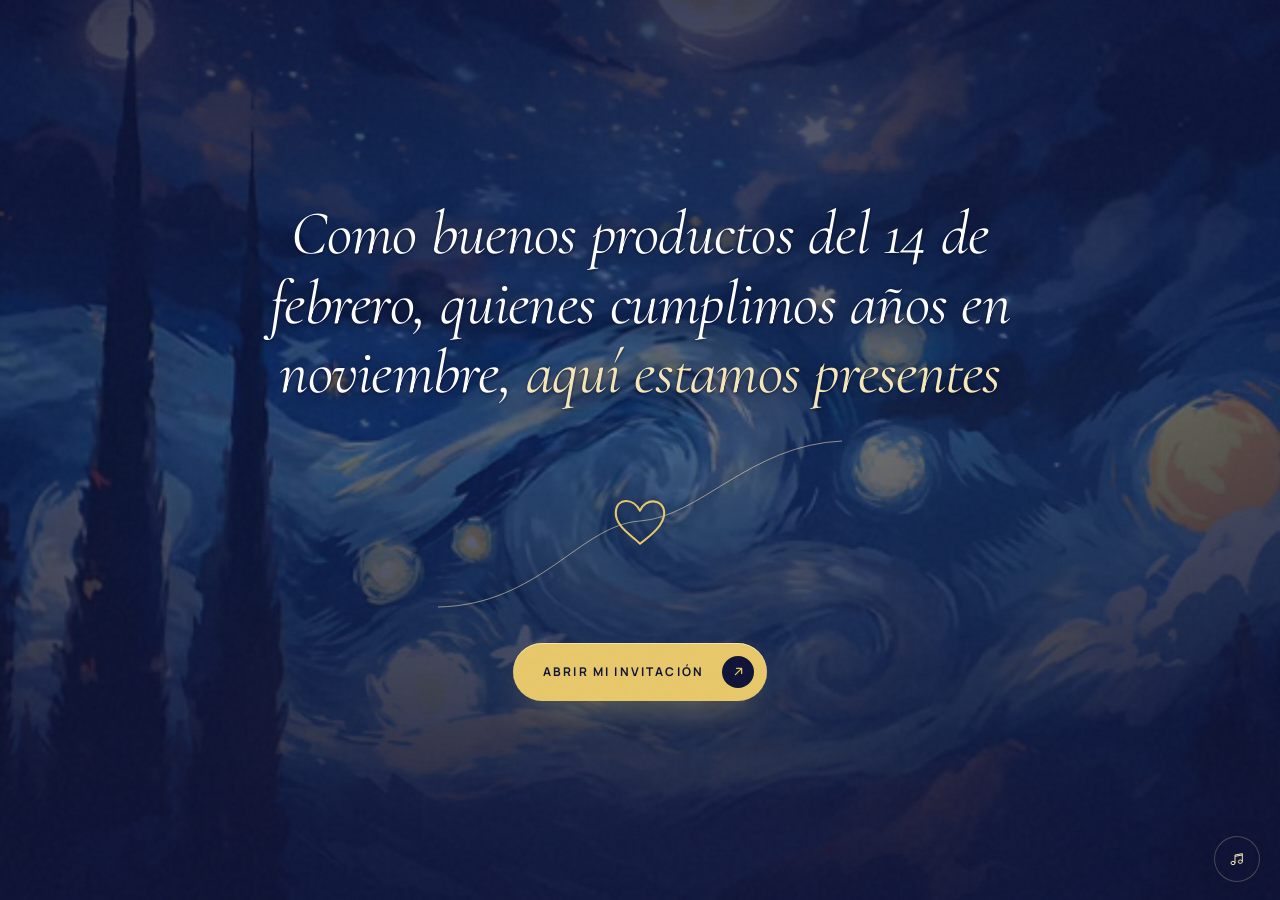
<file: index.html>
<!doctype html>
<html lang="es">
<head>
  <meta charset="utf-8">
  <meta name="viewport" content="width=device-width, initial-scale=1">
  <meta name="theme-color" content="#1B2155">
  <meta name="description" content="La alegría de coincidir. Una invitación para celebrar con mis personas favoritas.">
  <title>La alegría de coincidir · Invitación de cumpleaños</title>
  <!-- Vista previa para WhatsApp y redes: imagen pública con URL absoluta. -->
  <meta property="og:type" content="website">
  <meta property="og:locale" content="es_MX">
  <meta property="og:url" content="https://noche-estrellada.rotfstudio.com/">
  <meta property="og:title" content="La alegría de coincidir · Invitación de cumpleaños">
  <meta property="og:description" content="La alegría de coincidir. Una invitación para celebrar con mis personas favoritas.">
  <meta property="og:image" content="https://noche-estrellada.rotfstudio.com/assets/compartir.jpg?v=20261016b">
  <meta property="og:image:secure_url" content="https://noche-estrellada.rotfstudio.com/assets/compartir.jpg?v=20261016b">
  <meta property="og:image:type" content="image/jpeg">
  <meta property="og:image:width" content="1200">
  <meta property="og:image:height" content="630">
  <meta property="og:image:alt" content="Cielo pintado de noche con la invitación La alegría de coincidir de Victoria, 07 de noviembre a las 16:00 h">
  <meta name="twitter:card" content="summary_large_image">
  <link rel="icon" href="data:image/svg+xml,%3Csvg xmlns='http://www.w3.org/2000/svg' viewBox='0 0 64 64'%3E%3Crect width='64' height='64' rx='14' fill='%230F1336'/%3E%3Cpath d='M32 50C25 43 9 34 10 21C11 8 26 8 32 20C37 8 53 9 54 21C55 33 40 44 32 50Z' fill='none' stroke='%23E8C86A' stroke-width='4.5' stroke-linejoin='round'/%3E%3C/svg%3E">
  <link rel="stylesheet" href="styles.css?v=20261016-direct">
  <script src="config.js?v=20261016-album10b" defer></script>
  <script src="script.js?v=20261016-i18n" defer></script>
  <link rel="alternate" hreflang="en" href="https://noche-estrellada.rotfstudio.com/en/">
</head>
<body>
  <!-- Fondo de toda la invitación: cielo pintado y luces doradas que suben -->
  <div class="backdrop" aria-hidden="true">
    <!-- Cielo pintado: el remolino gira, un brillo recorre las pinceladas doradas y las estrellas titilan -->
    <div class="sky-art" id="sky-art">
      <span class="sky-glint"></span>
      <span class="sky-swirl"></span>
      <span class="sky-dots"><i style="--x:90.44%;--y:4.72%;--d:-0s"></i><i style="--x:93.94%;--y:15.73%;--d:-1.3s"></i><i style="--x:7.55%;--y:19.50%;--d:-0.6s"></i><i style="--x:22.10%;--y:11.36%;--d:-2.1s"></i><i style="--x:85.87%;--y:25.90%;--d:-1.7s"></i><i style="--x:2.66%;--y:29.19%;--d:-2.8s"></i><i style="--x:83.21%;--y:70.69%;--d:-0.4s"></i><i style="--x:6.38%;--y:77.45%;--d:-1.1s"></i><i style="--x:13.82%;--y:83.55%;--d:-2.4s"></i><i style="--x:71.09%;--y:77.51%;--d:-3.1s"></i><i style="--x:45.16%;--y:87.32%;--d:-1.9s"></i><i style="--x:23.17%;--y:96.71%;--d:-0.9s"></i><i style="--x:96.28%;--y:53.47%;--d:-2.6s"></i><i style="--x:31.46%;--y:57.89%;--d:-3.4s"></i></span>
    </div>
    <div class="motes">
      <i style="--x:6%;--t:17s;--d:-2s"></i><i style="--x:18%;--t:22s;--d:-9s"></i><i style="--x:31%;--t:19s;--d:-5s"></i>
      <i style="--x:47%;--t:24s;--d:-14s"></i><i style="--x:58%;--t:18s;--d:-7s"></i><i style="--x:72%;--t:21s;--d:-1s"></i>
      <i style="--x:84%;--t:16s;--d:-11s"></i><i style="--x:93%;--t:23s;--d:-4s"></i>
    </div>
  </div>

  <section class="entry" id="entry" aria-labelledby="entry-lead">
    <video class="entry-video" id="entry-video" muted loop playsinline preload="auto" poster="assets/fondo-inicio.jpg" aria-hidden="true">
      <source src="assets/fondo-inicio.mp4" type="video/mp4">
      <source src="assets/fondo-inicio.webm" type="video/webm">
    </video>
    <div class="sky" aria-hidden="true"></div>
    <div class="entry-content">
      <!-- Al inicio solo se ve la frase; el botón aparece cuando termina de escribirse -->
      <p class="entry-lead" id="entry-lead"><span class="w" style="--i:0">Como</span> <span class="w" style="--i:1">buenos</span> <span class="w" style="--i:2">productos</span> <span class="w" style="--i:3">del</span> <span class="w" style="--i:4">14</span> <span class="w" style="--i:5">de</span> <span class="w" style="--i:6">febrero,</span> <span class="w" style="--i:7">quienes</span> <span class="w" style="--i:8">cumplimos</span> <span class="w" style="--i:9">años</span> <span class="w" style="--i:10">en</span> <span class="w" style="--i:11">noviembre,</span> <span class="w ew-hl" style="--i:12">aquí</span> <span class="w ew-hl" style="--i:13">estamos</span> <span class="w ew-hl" style="--i:14">presentes</span></p>
      <!-- Dos caminos que se encuentran y forman un corazón (empieza cuando termina de aparecer la frase) -->
      <svg class="meeting" viewBox="0 0 420 190" aria-hidden="true">
        <path class="route route-a" pathLength="1" d="M8 178C110 176 150 96 210 92"/>
        <path class="route route-b" pathLength="1" d="M412 12C320 16 270 88 210 92"/>
        <circle class="traveler" r="3.5"><animateMotion begin="1.4s" dur="1.7s" fill="freeze" calcMode="spline" keyTimes="0;1" keyPoints="0;1" keySplines=".5 0 .2 1" path="M8 178C110 176 150 96 210 92"/></circle>
        <circle class="traveler" r="3.5"><animateMotion begin="1.4s" dur="1.7s" fill="freeze" calcMode="spline" keyTimes="0;1" keyPoints="0;1" keySplines=".5 0 .2 1" path="M412 12C320 16 270 88 210 92"/></circle>
        <circle class="burst" cx="210" cy="92" r="30"/>
        <path class="heart meet-heart" pathLength="1" transform="translate(177 63) scale(1.1)" d="M30 47C23 40 7 31 8 18C9 5 24 5 30 17C35 5 51 6 52 18C53 30 38 41 30 47Z"/>
      </svg>
      <button class="button" id="open-invitation" type="button">Abrir mi invitación <span aria-hidden="true"><svg viewBox="0 0 24 24"><path d="M7 17 17 7M9 7h8v8"/></svg></span></button>
    </div>
  </section>

  <!-- Control de música: fuera de la invitación para poder pausar desde la entrada; aparece cuando la música suena -->
  <button class="music-control" id="music-control" type="button" aria-label="Reproducir música" hidden>
    <svg viewBox="0 0 24 24" aria-hidden="true" class="music-icon"><path d="M9 18V6l11-2v12M9 8l11-2"/><ellipse cx="6" cy="18" rx="3" ry="2.5"/><ellipse cx="17" cy="16" rx="3" ry="2.5"/></svg>
    <!-- Sonando: bocina con ondas; silenciada: bocina tachada. La canción nunca se detiene, solo se silencia. -->
    <svg viewBox="0 0 24 24" aria-hidden="true" class="sound-icon"><path class="sound-body" d="M4 9.5h3.2L12 5.5v13l-4.8-4H4z"/><path class="sound-wave sound-wave-1" d="M15.2 9.4a3.7 3.7 0 0 1 0 5.2"/><path class="sound-wave sound-wave-2" d="M17.8 6.8a7.4 7.4 0 0 1 0 10.4"/></svg>
    <svg viewBox="0 0 24 24" aria-hidden="true" class="mute-icon"><path class="sound-body" d="M4 9.5h3.2L12 5.5v13l-4.8-4H4z"/><path d="M16 9.5l5 5M21 9.5l-5 5"/></svg>
    <span id="music-label">Reproducir</span>
  </button>
  <span id="music-status" class="sr-only" role="status"></span>

  <main class="invitation" id="invitation" hidden inert>
    <section class="cover theme-night" aria-labelledby="cover-title">
      <div class="editorial">
        <div class="portrait-wrap" id="portrait-wrap">
          <!-- Fotografía como instantánea: se "revela" al abrir la invitación -->
          <figure class="portrait" id="portrait">
            <div class="photo">
              <img id="birthday-photo" alt="" hidden>
              <div class="photo-placeholder" id="photo-placeholder" role="img" aria-label="Espacio reservado para la fotografía de la festejada">
                <span class="placeholder-frame" aria-hidden="true"></span>
                <span class="placeholder-word">un instante<br><i>para celebrar</i></span>
                <span class="placeholder-note">Tu fotografía aquí</span>
              </div>
            </div>
            <span class="photo-caption" aria-hidden="true">La alegría de coincidir</span>
          </figure>
          <span class="tape tape-a" aria-hidden="true"></span>
          <span class="tape tape-b" aria-hidden="true"></span>
          <!-- Timbre postal con matasellos: dos lugares, una misma alegría -->
          <div class="postal" aria-hidden="true">
            <svg class="stamp" viewBox="-4 -4 108 128">
              <defs><mask id="perforation"><rect x="-4" y="-4" width="108" height="128" fill="#fff"/><g fill="#000"><circle cx="0" cy="0" r="3.3"/><circle cx="10" cy="0" r="3.3"/><circle cx="20" cy="0" r="3.3"/><circle cx="30" cy="0" r="3.3"/><circle cx="40" cy="0" r="3.3"/><circle cx="50" cy="0" r="3.3"/><circle cx="60" cy="0" r="3.3"/><circle cx="70" cy="0" r="3.3"/><circle cx="80" cy="0" r="3.3"/><circle cx="90" cy="0" r="3.3"/><circle cx="100" cy="0" r="3.3"/><circle cx="0" cy="120" r="3.3"/><circle cx="10" cy="120" r="3.3"/><circle cx="20" cy="120" r="3.3"/><circle cx="30" cy="120" r="3.3"/><circle cx="40" cy="120" r="3.3"/><circle cx="50" cy="120" r="3.3"/><circle cx="60" cy="120" r="3.3"/><circle cx="70" cy="120" r="3.3"/><circle cx="80" cy="120" r="3.3"/><circle cx="90" cy="120" r="3.3"/><circle cx="100" cy="120" r="3.3"/><circle cx="0" cy="10" r="3.3"/><circle cx="0" cy="20" r="3.3"/><circle cx="0" cy="30" r="3.3"/><circle cx="0" cy="40" r="3.3"/><circle cx="0" cy="50" r="3.3"/><circle cx="0" cy="60" r="3.3"/><circle cx="0" cy="70" r="3.3"/><circle cx="0" cy="80" r="3.3"/><circle cx="0" cy="90" r="3.3"/><circle cx="0" cy="100" r="3.3"/><circle cx="0" cy="110" r="3.3"/><circle cx="100" cy="10" r="3.3"/><circle cx="100" cy="20" r="3.3"/><circle cx="100" cy="30" r="3.3"/><circle cx="100" cy="40" r="3.3"/><circle cx="100" cy="50" r="3.3"/><circle cx="100" cy="60" r="3.3"/><circle cx="100" cy="70" r="3.3"/><circle cx="100" cy="80" r="3.3"/><circle cx="100" cy="90" r="3.3"/><circle cx="100" cy="100" r="3.3"/><circle cx="100" cy="110" r="3.3"/></g></mask></defs>
              <g mask="url(#perforation)">
                <rect width="100" height="120" class="stamp-paper"/>
                <rect x="9" y="9" width="82" height="102" rx="2" class="stamp-inner"/>
                <g class="stamp-globe">
                  <circle cx="50" cy="54" r="25"/>
                  <ellipse cx="50" cy="54" rx="11" ry="25"/>
                  <path d="M25 54h50M29 41h42M29 67h42"/>
                </g>
                <path class="stamp-heart" d="M50 72C46.5 68.5 38.5 64 39 57.5C39.5 51 47 51 50 57C52.5 51 60.5 51.5 61 57.5C61.5 63.5 54 69 50 72Z"/>
                <path class="stamp-spark" d="M27 95c.4 3.4 2 5 5.4 5.4-3.4.4-5 2-5.4 5.4-.4-3.4-2-5-5.4-5.4 3.4-.4 5-2 5.4-5.4ZM73 20c.3 2.4 1.4 3.5 3.8 3.8-2.4.3-3.5 1.4-3.8 3.8-.3-2.4-1.4-3.5-3.8-3.8 2.4-.3 3.5-1.4 3.8-3.8Z"/>
                <path class="stamp-lines" d="M40 99h36M46 104h24"/>
              </g>
            </svg>
            <svg class="postmark" viewBox="0 0 170 100">
              <defs><path id="postmark-arc" d="M13.5 50a36.5 36.5 0 1 1 73 0a36.5 36.5 0 1 1-73 0"/></defs>
              <circle cx="50" cy="50" r="44"/>
              <circle cx="50" cy="50" r="29"/>
              <text><textPath href="#postmark-arc" startOffset="25%" text-anchor="middle" dominant-baseline="middle">La alegría de coincidir</textPath></text>
              <path class="postmark-star" transform="translate(0 -9.6)" d="M50 51c.6 5.4 3.2 8 8.6 8.6-5.4.6-8 3.2-8.6 8.6-.6-5.4-3.2-8-8.6-8.6 5.4-.6 8-3.2 8.6-8.6Z"/>
              <path class="postmark-waves" d="M96 30c8-6 16 6 24 0s16 6 24 0 16 6 24 0M96 45c8-6 16 6 24 0s16 6 24 0 16 6 24 0M96 60c8-6 16 6 24 0s16 6 24 0 16 6 24 0M96 75c8-6 16 6 24 0s16 6 24 0 16 6 24 0"/>
            </svg>
          </div>
        </div>
        <div class="details">
          <svg class="heart cover-heart reveal" style="--d:3" viewBox="0 0 60 56" aria-hidden="true"><path pathLength="1" d="M30 47C23 40 7 31 8 18C9 5 24 5 30 17C35 5 51 6 52 18C53 30 38 41 30 47Z"/></svg>
          <!-- Presentación: «Victoria celebra su cumpleaños: la alegría de coincidir» -->
          <h1 class="cover-title" id="cover-title" tabindex="-1">
            <span class="cover-name" id="birthday-name">Victoria</span>
            <span class="celebrate reveal" style="--d:4">celebra su cumpleaños<span class="sr-only">:</span></span>
            <span class="cover-tagline reveal" style="--d:5">la alegría de coincidir</span>
          </h1>
          <div class="ticket reveal" style="--d:6">
            <div class="date-time" role="group" aria-label="Fecha y hora de la celebración">
              <div class="ticket-main">
                <div class="ticket-band" aria-hidden="true">
                <svg class="band-star" viewBox="0 0 24 24"><path d="M12 0C12.8 7.6 16.4 11.2 24 12C16.4 12.8 12.8 16.4 12 24C11.2 16.4 7.6 12.8 0 12C7.6 11.2 11.2 7.6 12 0Z"/></svg>
                <svg class="ticket-route" viewBox="0 0 220 26" preserveAspectRatio="xMidYMid meet" aria-hidden="true">
                  <path class="route-line" pathLength="1" d="M10 18C60 2 160 2 210 18"/>
                  <circle cx="10" cy="18" r="3.2"/><circle cx="210" cy="18" r="3.2"/>
                  <path class="route-heart" d="M110 13C107.4 10.6 102 7.6 102.4 3.6C102.8-.4 108 -.4 110 3.4C111.8-.4 117.2-.2 117.6 3.6C118 7.6 112.8 10.8 110 13Z"/>
                </svg>
                <svg class="band-star" viewBox="0 0 24 24"><path d="M12 0C12.8 7.6 16.4 11.2 24 12C16.4 12.8 12.8 16.4 12 24C11.2 16.4 7.6 12.8 0 12C7.6 11.2 11.2 7.6 12 0Z"/></svg>
                </div>
                <svg class="guilloche" viewBox="0 0 300 120" preserveAspectRatio="none" aria-hidden="true"><path d="M0 20 Q18 30 36 20 Q54 10 72 20 Q90 30 108 20 Q126 10 144 20 Q162 30 180 20 Q198 10 216 20 Q234 30 252 20 Q270 10 288 20 Q306 30 324 20"/><path d="M0 29 Q18 39 36 29 Q54 19 72 29 Q90 39 108 29 Q126 19 144 29 Q162 39 180 29 Q198 19 216 29 Q234 39 252 29 Q270 19 288 29 Q306 39 324 29"/><path d="M0 38 Q18 48 36 38 Q54 28 72 38 Q90 48 108 38 Q126 28 144 38 Q162 48 180 38 Q198 28 216 38 Q234 48 252 38 Q270 28 288 38 Q306 48 324 38"/><path d="M0 47 Q18 57 36 47 Q54 37 72 47 Q90 57 108 47 Q126 37 144 47 Q162 57 180 47 Q198 37 216 47 Q234 57 252 47 Q270 37 288 47 Q306 57 324 47"/><path d="M0 56 Q18 66 36 56 Q54 46 72 56 Q90 66 108 56 Q126 46 144 56 Q162 66 180 56 Q198 46 216 56 Q234 66 252 56 Q270 46 288 56 Q306 66 324 56"/><path d="M0 65 Q18 75 36 65 Q54 55 72 65 Q90 75 108 65 Q126 55 144 65 Q162 75 180 65 Q198 55 216 65 Q234 75 252 65 Q270 55 288 65 Q306 75 324 65"/><path d="M0 74 Q18 84 36 74 Q54 64 72 74 Q90 84 108 74 Q126 64 144 74 Q162 84 180 74 Q198 64 216 74 Q234 84 252 74 Q270 64 288 74 Q306 84 324 74"/><path d="M0 83 Q18 93 36 83 Q54 73 72 83 Q90 93 108 83 Q126 73 144 83 Q162 93 180 83 Q198 73 216 83 Q234 93 252 83 Q270 73 288 83 Q306 93 324 83"/><path d="M0 92 Q18 102 36 92 Q54 82 72 92 Q90 102 108 92 Q126 82 144 92 Q162 102 180 92 Q198 82 216 92 Q234 102 252 92 Q270 82 288 92 Q306 102 324 92"/><path d="M0 101 Q18 111 36 101 Q54 91 72 101 Q90 111 108 101 Q126 91 144 101 Q162 111 180 101 Q198 91 216 101 Q234 111 252 101 Q270 91 288 101 Q306 111 324 101"/></svg>
                <div class="ticket-cell ticket-date">
                  <span class="ticket-label"><svg class="dt-icon" viewBox="0 0 24 24" aria-hidden="true"><rect x="3.5" y="5" width="17" height="15" rx="2.5"/><path d="M3.5 10h17M8 3v4M16 3v4"/></svg>Fecha</span>
                  <p id="birthday-date">07 de noviembre</p>
                </div>
                <span class="foil" aria-hidden="true"><svg viewBox="0 0 60 56"><path d="M30 47C23 40 7 31 8 18C9 5 24 5 30 17C35 5 51 6 52 18C53 30 38 41 30 47Z"/></svg></span>
                <span class="microtext" aria-hidden="true">La alegría de coincidir · La alegría de coincidir · La alegría de coincidir · La alegría de coincidir · La alegría de coincidir ·</span>
              </div>
              <span class="date-dot" aria-hidden="true"></span>
              <div class="ticket-stub">
                <span class="admit" aria-hidden="true">Admite 1</span>
                <div class="ticket-cell ticket-time">
                  <span class="ticket-label"><svg class="dt-icon" viewBox="0 0 24 24" aria-hidden="true"><circle cx="12" cy="12" r="8.5"/><path d="M12 7.5V12l3 2"/></svg>Hora</span>
                  <p id="birthday-time">4:30 p. m.</p>
                </div>
                <svg class="stub-star" viewBox="0 0 24 24" aria-hidden="true"><path d="M12 0C12.8 7.6 16.4 11.2 24 12C16.4 12.8 12.8 16.4 12 24C11.2 16.4 7.6 12.8 0 12C7.6 11.2 11.2 7.6 12 0Z"/></svg>
                <svg class="barcode" viewBox="0 0 110 22" preserveAspectRatio="none" aria-hidden="true"><rect x="0" width="1" height="22"/><rect x="2" width="2" height="22"/><rect x="5" width="1" height="22"/><rect x="9" width="1" height="22"/><rect x="12" width="2" height="22"/><rect x="15" width="2" height="22"/><rect x="18" width="1" height="22"/><rect x="20" width="2" height="22"/><rect x="24" width="1" height="22"/><rect x="26" width="1" height="22"/><rect x="30" width="2" height="22"/><rect x="33" width="2" height="22"/><rect x="36" width="1" height="22"/><rect x="40" width="1" height="22"/><rect x="44" width="2" height="22"/><rect x="48" width="1" height="22"/><rect x="50" width="1" height="22"/><rect x="54" width="1" height="22"/><rect x="57" width="2" height="22"/><rect x="60" width="2" height="22"/><rect x="63" width="2" height="22"/><rect x="67" width="2" height="22"/><rect x="70" width="1" height="22"/><rect x="74" width="2" height="22"/><rect x="77" width="1" height="22"/><rect x="79" width="2" height="22"/><rect x="82" width="2" height="22"/><rect x="85" width="2" height="22"/><rect x="88" width="2" height="22"/><rect x="93" width="2" height="22"/><rect x="97" width="2" height="22"/><rect x="102" width="2" height="22"/><rect x="106" width="1" height="22"/><rect x="108" width="1" height="22"/></svg>
              </div>
            </div>
          </div>
          <div class="reveal" style="--d:7">
            <button class="button share-button" id="next-section" type="button">Compartamos este día <span aria-hidden="true"><svg viewBox="0 0 24 24"><path d="M12 5v14M6 13l6 6 6-6"/></svg></span></button>
            <p class="next-message" id="next-message" role="status"></p>
          </div>
          <!-- Cuenta regresiva a la celebración; la fecha exacta está en config.js (eventStart) -->
          <div class="countdown reveal" style="--d:8" id="countdown" role="timer" aria-labelledby="countdown-title" hidden>
            <p class="countdown-title" id="countdown-title">Faltan</p>
            <div class="countdown-units" aria-hidden="true">
              <div class="cd-unit"><span class="cd-num" data-unit="days"></span><span class="cd-label" id="cd-label-days">Días</span></div>
              <div class="cd-unit"><span class="cd-num" data-unit="hours"></span><span class="cd-label" id="cd-label-hours">Horas</span></div>
              <div class="cd-unit"><span class="cd-num" data-unit="minutes"></span><span class="cd-label" id="cd-label-minutes">Minutos</span></div>
              <div class="cd-unit"><span class="cd-num" data-unit="seconds"></span><span class="cd-label" id="cd-label-seconds">Segundos</span></div>
            </div>
            <p class="sr-only" id="countdown-text"></p>
          </div>
        </div>
      </div>
    </section>

    <!-- Frase principal en letras muy grandes y, debajo, «Mi lugar favorito es con ustedes» con la explicación. Textos en config.js (letter). -->
    <section class="letter sheet theme-white" id="carta" aria-labelledby="letter-quote" tabindex="-1" data-reveal>
      <div class="letter-inner">
        <h2 class="letter-quote" id="letter-quote">No tengo lugares favoritos, tengo <em class="cw letter-quote-highlight">personas</em> <em class="cw letter-quote-highlight">favoritas</em></h2>
        <div class="letter-divider fade-up" style="--i:2" aria-hidden="true">
          <span></span>
          <svg class="letter-icons" viewBox="0 0 64 28"><g class="li-globe"><circle cx="14" cy="14" r="11"/><ellipse cx="14" cy="14" rx="4.6" ry="11"/><path d="M3.5 10.5h21M3.5 17.5h21"/></g><path class="li-heart" d="M46 24.5C41.5 20.6 31.5 15 32 7.9C32.5 1.4 41 1 46 7.2C51 1 59.5 1.4 60 7.9C60.5 15 50.5 20.6 46 24.5Z"/></svg>
          <span></span>
        </div>
        <h3 class="letter-title fade-up" style="--i:3" id="letter-title">Mi lugar favorito es con ustedes</h3>
        <div class="letter-body fade-up" style="--i:4" id="letter-body">
          <p>Este cumpleaños quiero celebrarlo cerca de las personas que hacen mis días más bonitos.</p>
          <p>Compartir la mesa, reírnos, cantar y sumar un recuerdo juntos será mi manera favorita de celebrar.</p>
          <p>Por eso, me encantaría que estuvieras ahí.</p>
        </div>
      </div>
    </section>

    <!-- Cada versión de mí: un montón de polaroids; la de arriba pasa detrás al deslizar. -->
    <section class="evolution sheet theme-cafe" id="evolucion" aria-labelledby="evolution-title" data-reveal>
      <div class="evolution-sheet">
        <header class="evolution-head">
          <h2 class="evolution-title fade-up" style="--i:0" id="evolution-title">Cada <em class="cw evolution-highlight">versión</em> de mí</h2>
          <p class="evolution-intro fade-up" style="--i:1" id="evolution-intro">He cambiado, he aprendido y he descubierto nuevas formas de ser yo. Hoy celebro todo lo vivido y la persona en la que me estoy convirtiendo.</p>
        </header>
        <!-- Las polaroids se crean desde config.js y se muestran una sobre otra -->
        <ol class="evolution-track" id="evolution-track" aria-label="Montón de polaroids de las etapas; desliza a un lado para cambiar de foto"></ol>
        <div class="evolution-controls fade-up" style="--i:3" id="evolution-controls" hidden>
          <!-- Instrucción para deslizar (sin flechas ni contador a la vista) -->
          <p class="evolution-hint"><svg viewBox="0 0 28 32" aria-hidden="true"><path class="evolution-hint-arrows" d="M4.5 5.5h12.5M7.5 2.5l-3 3 3 3M14 2.5l3 3-3 3"/><g class="evolution-hint-hand"><g transform="translate(3.5 9) scale(.92)"><path d="M18 11V10a2 2 0 0 0-4 0v1M14 10V9a2 2 0 0 0-4 0v1M10 9.5V4a2 2 0 0 0-4 0v10M18 11a2 2 0 1 1 4 0v3a8 8 0 0 1-8 8h-2c-2.8 0-4.5-.86-6-2.34l-3.6-3.6a2 2 0 0 1 2.83-2.82L7 15"/></g></g></svg><span>Desliza las fotos para descubrir cada etapa</span></p>
          <!-- La etapa actual solo se anuncia a lectores de pantalla -->
          <span class="sr-only" id="evolution-count" role="status" aria-live="polite"></span>
        </div>
      </div>
    </section>

    <!-- Álbum de fotos: rollo de película que avanza solo. Fotos y pies en config.js (album). -->
    <section class="album sheet sheet-end theme-arena" id="album" aria-labelledby="album-title" data-reveal>
      <div class="album-inner">
        <!-- El título solo lo leen los lectores de pantalla; a la vista quedan las cintas -->
        <h2 class="album-title sr-only" id="album-title">Mis recuerdos favoritos tienen <em class="cw album-highlight">compañía</em></h2>
        <!-- Las fotografías se crean desde config.js en el orden de la lista -->
        <div class="album-gallery fade-up" style="--i:1" role="group" aria-label="Recuerdos con mis personas favoritas">
          <!-- Cinta de película: avanza sola hacia la izquierda; se puede deslizar y al tocar una foto se amplía -->
          <div class="film" id="album-film" tabindex="0" aria-label="Rollo de fotos de mis recuerdos. Usa las flechas para recorrerlo y Enter para ampliar la foto del centro."><ol class="film-track"></ol></div>
        </div>
        <p class="film-hint fade-up" style="--i:2" id="film-hint"><svg viewBox="0 0 28 32" aria-hidden="true"><path class="evolution-hint-arrows" d="M4.5 5.5h12.5M7.5 2.5l-3 3 3 3M14 2.5l3 3-3 3"/><g class="evolution-hint-hand"><g transform="translate(3.5 9) scale(.92)"><path d="M18 11V10a2 2 0 0 0-4 0v1M14 10V9a2 2 0 0 0-4 0v1M10 9.5V4a2 2 0 0 0-4 0v10M18 11a2 2 0 1 1 4 0v3a8 8 0 0 1-8 8h-2c-2.8 0-4.5-.86-6-2.34l-3.6-3.6a2 2 0 0 1 2.83-2.82L7 15"/></g></g></svg><span>Desliza o toca una foto para ampliarla</span></p>
      </div>
    </section>

    <!-- Fotos grupales formando un corazón: fijas, sin movimiento. Al tocar una foto se amplía. Fotos y frases en config.js (groupGallery). -->
    <section class="group-gallery theme-night" id="grupales" aria-labelledby="group-title" data-reveal>
      <div class="group-gallery-inner">
        <h2 class="group-title sr-only" id="group-title">Caminos compartidos</h2>
        <div class="heart-collage-wrap">
          <svg class="heart-collage-line" viewBox="0 0 100 90" preserveAspectRatio="none" aria-hidden="true"><path pathLength="1" d="M50 87.5C44 82.6 3.5 58 2 30C1 13 12.6 2.4 26.5 2.4C37.4 2.4 45.2 9 50 18.2C54.8 9 62.6 2.4 73.5 2.4C87.4 2.4 99 13 98 30C96.5 58 56 82.6 50 87.5Z"/></svg>
          <ul class="heart-collage" id="heart-collage" aria-label="Fotografías grupales; toca una para verla completa"></ul>
        </div>
        <p class="film-hint collage-hint fade-up" style="--i:2"><svg viewBox="0 0 28 32" aria-hidden="true"><g class="collage-hint-hand"><g transform="translate(3.5 9) scale(.92)"><path d="M18 11V10a2 2 0 0 0-4 0v1M14 10V9a2 2 0 0 0-4 0v1M10 9.5V4a2 2 0 0 0-4 0v10M18 11a2 2 0 1 1 4 0v3a8 8 0 0 1-8 8h-2c-2.8 0-4.5-.86-6-2.34l-3.6-3.6a2 2 0 0 1 2.83-2.82L7 15"/></g></g><g class="collage-hint-ring"><circle cx="10.5" cy="9" r="3.2"/><circle cx="10.5" cy="9" r="6.4"/></g></svg><span id="collage-hint-text">Toca una foto para verla completa</span></p>
      </div>
    </section>

    <!-- Tercera sección: el lugar. Datos, enlace y fotografías se editan en config.js (venue). -->
    <section class="venue sheet theme-white" id="lugar" aria-labelledby="venue-title">
      <div class="venue-grid">
        <!-- Fotografía principal del espacio -->
        <div class="venue-main" data-reveal>
          <span class="venue-frame" aria-hidden="true"></span>
          <svg class="heart venue-frame-heart" viewBox="0 0 60 56" aria-hidden="true"><path pathLength="1" d="M30 47C23 40 7 31 8 18C9 5 24 5 30 17C35 5 51 6 52 18C53 30 38 41 30 47Z"/></svg>
          <div class="venue-shot venue-shot-main" data-venue-photo="space">
            <img alt="" loading="lazy" decoding="async">
            <div class="venue-ph" role="img" aria-label="Espacio reservado para la fotografía del restaurante" aria-hidden="true">
              <span class="venue-ph-frame" aria-hidden="true"></span>
              <span class="venue-ph-name" id="venue-ph-name">Doña Vero</span>
              <span class="venue-ph-note">Fotografía del lugar</span>
            </div>
          </div>
        </div>

        <div class="venue-info" data-reveal>
          <p class="venue-eyebrow" style="--i:0">
            <svg class="heart" viewBox="0 0 60 56" aria-hidden="true"><path d="M30 47C23 40 7 31 8 18C9 5 24 5 30 17C35 5 51 6 52 18C53 30 38 41 30 47Z"/></svg>
            <span id="venue-eyebrow">¿Dónde nos vemos?</span>
          </p>
          <h2 class="venue-title" style="--i:1" id="venue-title">¡A comer rico y <em>diferente!</em></h2>
          <p class="venue-description" style="--i:2" id="venue-description"><strong class="venue-nowrap">Doña Vero:</strong> tradición mexicana con un toque extravagante.</p>
          <p class="venue-flavors" style="--i:2" id="venue-flavors">Una aventura de sabores que va de lo prehispánico a lo inesperado, con tlayudas, opciones veganas y quesadillas fuera de lo común.</p>
          <!-- Lo que hace especial al lugar, con íconos dibujados (sin emojis) -->
          <ul class="venue-highlights" style="--i:3" id="venue-highlights">
            <li class="venue-highlight" data-icon="trofeo"><svg class="venue-hl-icon" viewBox="0 0 24 24" aria-hidden="true"><path d="M8 4h8v5a4 4 0 0 1-8 0V4ZM8 6H5v1.5A3.5 3.5 0 0 0 8.5 11M16 6h3v1.5a3.5 3.5 0 0 1-3.5 3.5M12 13v4M8.5 20.5h7M9.5 20.5c0-2 1-3.5 2.5-3.5s2.5 1.5 2.5 3.5"/></svg><span><strong>¡Seis veces campeona</strong> de la quesadilla más exótica de la CDMX!</span></li>
            <li class="venue-highlight" data-icon="corazon"><svg class="venue-hl-icon" viewBox="0 0 24 24" aria-hidden="true"><path d="M12 20.3C9.6 18.2 3 14.4 3.3 9C3.6 4.6 9 4.3 12 8.5C15 4.3 20.4 4.6 20.7 9C21 14.4 14.4 18.2 12 20.3Z"/></svg><span>Tacos y tortillas en forma de corazón.</span></li>
            <li class="venue-highlight" data-icon="flor"><svg class="venue-hl-icon" viewBox="0 0 24 24" aria-hidden="true"><circle cx="12" cy="12" r="2.6"/><path d="M12 9.4C10.4 7.6 10.6 4.6 12 3.4c1.4 1.2 1.6 4.2 0 6M14.6 12c1.8-1.6 4.8-1.4 6 0-1.2 1.4-4.2 1.6-6 0M12 14.6c1.6 1.8 1.4 4.8 0 6-1.4-1.2-1.6-4.2 0-6M9.4 12c-1.8 1.6-4.8 1.4-6 0 1.2-1.4 4.2-1.6 6 0M13.9 10.1c.2-2.4 2.4-4.4 4.2-4.2.2 1.8-1.8 4-4.2 4.2M13.9 13.9c2.4.2 4.4 2.4 4.2 4.2-1.8.2-4-1.8-4.2-4.2M10.1 13.9c-.2 2.4-2.4 4.4-4.2 4.2-.2-1.8 1.8-4 4.2-4.2M10.1 10.1C7.7 9.9 5.7 7.7 5.9 5.9c1.8-.2 4 1.8 4.2 4.2"/></svg><span>Pulque de cempasúchil, disponible por temporada, entre otros sabores…</span></li>
          </ul>
          <dl class="venue-facts" style="--i:4">
            <div class="venue-fact">
              <dt><svg class="venue-icon" viewBox="0 0 24 24" aria-hidden="true"><rect x="3.5" y="5" width="17" height="15" rx="2.5"/><path d="M3.5 10h17M8 3v4M16 3v4"/></svg>Fecha</dt>
              <dd id="venue-date">07 de noviembre</dd>
            </div>
            <div class="venue-fact">
              <dt><svg class="venue-icon" viewBox="0 0 24 24" aria-hidden="true"><circle cx="12" cy="12" r="8.5"/><path d="M12 7.5V12l3 2"/></svg><span id="venue-time-label">Hora de encuentro</span></dt>
              <dd id="venue-time">4:30 p. m.</dd>
            </div>
            <div class="venue-fact venue-fact-wide">
              <dt><svg class="venue-icon" viewBox="0 0 24 24" aria-hidden="true"><path d="M7 3v18M4.5 3v4.5a2.5 2.5 0 0 0 5 0V3M17.5 21V3c-2.4 1.2-3.5 4-3.5 7.5V13h3.5"/></svg>Lugar</dt>
              <dd id="venue-name">Doña Vero</dd>
            </div>
            <div class="venue-fact venue-fact-wide">
              <dt><svg class="venue-icon" viewBox="0 0 24 24" aria-hidden="true"><path d="M12 21s-6.5-5.7-6.5-11.2a6.5 6.5 0 0 1 13 0C18.5 15.3 12 21 12 21Z"/><circle cx="12" cy="9.8" r="2.3"/></svg>Dirección</dt>
              <dd id="venue-address">Monterrey 313, Roma Sur</dd>
            </div>
          </dl>
          <p class="venue-note" style="--i:5">
            <svg class="heart" viewBox="0 0 60 56" aria-hidden="true"><path d="M30 47C23 40 7 31 8 18C9 5 24 5 30 17C35 5 51 6 52 18C53 30 38 41 30 47Z"/></svg>
            <span id="venue-note">Espacio privado para nuestra celebración.</span>
          </p>
          <div class="venue-action" style="--i:6">
            <a class="button venue-button" id="venue-map" href="https://www.google.com/maps/search/?api=1&amp;query=Do%C3%B1a+Vero+Av.+Monterrey+313+Roma+Sur+CDMX" target="_blank" rel="noopener noreferrer" aria-describedby="venue-map-hint">Cómo llegar <span aria-hidden="true"><svg viewBox="0 0 24 24"><path d="M7 17 17 7M9 7h8v8"/></svg></span></a>
            <span class="sr-only" id="venue-map-hint">Abre Google Maps en una pestaña nueva</span>
          </div>
          <p class="venue-thanks" style="--i:7" id="venue-thanks">Gracias, Camilo, por darnos un espacio.</p>
        </div>

        <!-- Dos fotografías pequeñas de la cocina: los tacos con tortillas de corazón al frente -->
        <figure class="venue-food" data-reveal>
          <figcaption class="venue-food-caption" style="--i:0">
            <svg class="heart" viewBox="0 0 60 56" aria-hidden="true"><path d="M30 47C23 40 7 31 8 18C9 5 24 5 30 17C35 5 51 6 52 18C53 30 38 41 30 47Z"/></svg>
            <span id="venue-food-caption">Una mirada a los sabores de <span class="venue-nowrap">Doña Vero</span></span>
          </figcaption>
          <div class="venue-food-shots" style="--i:1">
            <div class="venue-shot venue-shot-tacos" data-venue-photo="tacos">
              <img alt="" loading="lazy" decoding="async">
              <div class="venue-ph" role="img" aria-label="Espacio reservado para la fotografía de los tacos" aria-hidden="true">
                <span class="venue-ph-frame" aria-hidden="true"></span>
                <svg class="heart venue-ph-heart" viewBox="0 0 60 56" aria-hidden="true"><path d="M30 47C23 40 7 31 8 18C9 5 24 5 30 17C35 5 51 6 52 18C53 30 38 41 30 47Z"/></svg>
                <span class="venue-ph-note">Tacos de corazón</span>
              </div>
            </div>
            <div class="venue-shot venue-shot-kitchen" data-venue-photo="kitchen">
              <img alt="" loading="lazy" decoding="async">
              <div class="venue-ph" role="img" aria-label="Espacio reservado para una fotografía de la cocina" aria-hidden="true">
                <span class="venue-ph-frame" aria-hidden="true"></span>
                <svg class="heart venue-ph-heart" viewBox="0 0 60 56" aria-hidden="true"><path d="M30 47C23 40 7 31 8 18C9 5 24 5 30 17C35 5 51 6 52 18C53 30 38 41 30 47Z"/></svg>
                <span class="venue-ph-note">Cocina</span>
              </div>
            </div>
          </div>
        </figure>
      </div>
    </section>

    <!-- Karaoke: anuncia el karaoke presencial del festejo. Textos en config.js (karaoke).
         El micrófono es solo una ilustración: no graba, no pide permisos ni reproduce audio. -->
    <section class="karaoke sheet theme-cafe" id="karaoke" aria-labelledby="karaoke-title">
      <div class="karaoke-panel" data-reveal>
        <div class="karaoke-art">
          <svg class="mic-art" viewBox="0 0 320 420" aria-hidden="true" focusable="false">
            <defs><clipPath id="mic-head-clip"><circle cx="160" cy="100" r="51"/></clipPath></defs>
            <!-- Ondas de sonido, destellos y notas en amarillo mantequilla -->
            <g class="mic-waves"><path class="mic-wave" d="M96.4 133.8A72 72 0 0 1 96.4 66.2"/><path class="mic-wave mic-wave-out" d="M77.8 136.6A90 90 0 0 1 77.8 63.4"/><path class="mic-wave" d="M223.6 66.2A72 72 0 0 1 223.6 133.8"/><path class="mic-wave mic-wave-out" d="M242.2 63.4A90 90 0 0 1 242.2 136.6"/></g>
            <g class="mic-sparks"><path style="--k:0" transform="translate(52 30) scale(.72)" d="M12 0C12.8 7.6 16.4 11.2 24 12C16.4 12.8 12.8 16.4 12 24C11.2 16.4 7.6 12.8 0 12C7.6 11.2 11.2 7.6 12 0Z"/><path style="--k:1" transform="translate(254 44) scale(.5)" d="M12 0C12.8 7.6 16.4 11.2 24 12C16.4 12.8 12.8 16.4 12 24C11.2 16.4 7.6 12.8 0 12C7.6 11.2 11.2 7.6 12 0Z"/><path style="--k:2" transform="translate(70 214) scale(.4)" d="M12 0C12.8 7.6 16.4 11.2 24 12C16.4 12.8 12.8 16.4 12 24C11.2 16.4 7.6 12.8 0 12C7.6 11.2 11.2 7.6 12 0Z"/></g>
            <g class="mic-notes"><path d="M262 150v-30l14-4v26M262 128l14-4"/><ellipse cx="257.5" cy="150.5" rx="5" ry="3.8" transform="rotate(-20 257.5 150.5)"/><ellipse cx="271.5" cy="142.5" rx="5" ry="3.8" transform="rotate(-20 271.5 142.5)"/></g>
            <!-- Micrófono de líneas finas: la rejilla recuerda al mundo de la frase inicial -->
            <path class="mic-head" d="M160 48a52 52 0 1 1 0 104a52 52 0 1 1 0-104Z"/>
            <g class="mic-grille" clip-path="url(#mic-head-clip)"><ellipse cx="160" cy="100" rx="19" ry="52"/><ellipse cx="160" cy="100" rx="38" ry="52"/><path d="M100 74h120M100 100h120M100 126h120"/></g>
            <path class="mic-line" pathLength="1" d="M160 48a52 52 0 1 1 0 104a52 52 0 1 1 0-104Z"/>
            <path class="mic-collar" pathLength="1" d="M133 152h54a6 6 0 0 1 6 6v6a6 6 0 0 1-6 6h-54a6 6 0 0 1-6-6v-6a6 6 0 0 1 6-6Z"/>
            <path class="mic-grip" d="M146 156v10M160 156v10M174 156v10"/>
            <path class="mic-line" pathLength="1" d="M134 170L146 298Q160 310 174 298L186 170"/>
            <path class="mic-shine" d="M144 186L152 284"/>
            <path class="mic-switch" pathLength="1" d="M160 196a6 6 0 0 1 6 6v12a6 6 0 0 1-12 0v-12a6 6 0 0 1 6-6Z"/>
            <circle class="mic-dot" cx="160" cy="203.5" r="2.2"/>
            <path class="mic-cable" pathLength="1" d="M160 305C160 334 150 350 130 362C108 375 112 402 136 399C160 396 162 368 144 366C124 364 128 398 172 403C206 407 234 393 262 397"/>
          </svg>
        </div>
        <div class="karaoke-text">
          <p class="karaoke-eyebrow" style="--i:0" id="karaoke-eyebrow">También se vale cantar a todo pulmón</p>
          <h2 class="karaoke-title" style="--i:1" id="karaoke-title">¡El <em class="cw karaoke-highlight">micrófono</em> nos espera!</h2>
          <p class="karaoke-description" style="--i:2" id="karaoke-description">¡Habrá karaoke, dinámicas y sorpresas! Pero, sobre todo, mucho cariño y alegría de compartir con ustedes.</p>
          <p class="karaoke-cue" style="--i:3" id="karaoke-cue">¡Ve pensando cuál vas a cantar!</p>
        </div>
      </div>
    </section>

    <!-- Cierre: agradecimiento de Victoria, antes de confirmar. Título, mensaje y firma se editan en config.js (closing). -->
    <section class="closing sheet sheet-end theme-arena" id="despedida" aria-labelledby="closing-title">
      <div class="closing-inner">
        <h2 class="closing-title" id="closing-title" data-reveal>Qué bonito <em class="closing-highlight">coincidir<svg class="closing-swash" viewBox="0 0 200 14" preserveAspectRatio="none" aria-hidden="true"><path d="M2 11C38 6 96 3.4 160 4.2S190 6 198 7.6"/></svg></em> contigo</h2>
        <div class="closing-message" id="closing-message" data-reveal>
          <p>Gracias por hacerse un espacio para acompañarme en un día tan especial. Son personas importantes para mí y me hace muy feliz coincidir con ustedes.</p>
          <p class="closing-love">Los quiero mucho.</p>
        </div>
        <div class="closing-end" data-reveal>
          <!-- Dos trazos que coinciden en un corazón, como en la entrada -->
          <div class="closing-meet" aria-hidden="true">
            <span class="closing-line"></span>
            <svg class="heart closing-heart" viewBox="0 0 60 56"><path pathLength="1" d="M30 47C23 40 7 31 8 18C9 5 24 5 30 17C35 5 51 6 52 18C53 30 38 41 30 47Z"/></svg>
            <span class="closing-line"></span>
          </div>
          <p class="closing-signature" style="--i:0">
            <span class="closing-farewell" id="closing-farewell">Con cariño,</span>
            <span class="closing-name"><span id="closing-name">Victoria</span><svg class="closing-red-heart" viewBox="0 0 24 22" aria-hidden="true"><path d="M12 20.5C9.2 18.1 1.7 13.8 2 7.6C2.3 2.5 8.6 2.1 12 7C15.4 2.1 21.7 2.5 22 7.6C22.3 13.8 14.8 18.1 12 20.5Z"/></svg></span>
          </p>
        </div>
      </div>
    </section>
    <!-- Confirmación al final: se guarda directamente en Cloudflare D1. Textos en config.js (rsvp). -->
    <section class="rsvp theme-night" id="confirmar" aria-labelledby="rsvp-title" data-reveal>
      <div class="rsvp-inner">
        <svg class="heart rsvp-heart fade-up" style="--i:0" viewBox="0 0 60 56" aria-hidden="true"><path pathLength="1" d="M30 47C23 40 7 31 8 18C9 5 24 5 30 17C35 5 51 6 52 18C53 30 38 41 30 47Z"/></svg>
        <h2 class="rsvp-title fade-up" style="--i:1" id="rsvp-title">¡Confirmen su asistencia!</h2>
        <p class="rsvp-text fade-up" style="--i:2" id="rsvp-text">Me encantará celebrar contigo. Confírmame si podrás acompañarme para organizar nuestro encuentro.</p>
        <form class="rsvp-form fade-up" style="--i:3" id="rsvp-form" novalidate>
          <fieldset class="rsvp-field rsvp-choices" aria-describedby="rsvp-answer-error">
            <legend class="rsvp-label" id="rsvp-answer-legend">Tu respuesta</legend>
            <div class="rsvp-options">
              <label class="rsvp-option">
                <input type="radio" name="rsvp-answer" value="si" required>
                <span class="rsvp-option-box">
                  <span class="rsvp-check" aria-hidden="true"><svg viewBox="0 0 60 56"><path d="M30 47C23 40 7 31 8 18C9 5 24 5 30 17C35 5 51 6 52 18C53 30 38 41 30 47Z"/></svg></span>
                  <span class="rsvp-option-text" id="rsvp-si-label">Sí, ahí estaré</span>
                </span>
              </label>
              <label class="rsvp-option">
                <input type="radio" name="rsvp-answer" value="no" required>
                <span class="rsvp-option-box">
                  <span class="rsvp-check" aria-hidden="true"><svg viewBox="0 0 60 56"><path d="M30 47C23 40 7 31 8 18C9 5 24 5 30 17C35 5 51 6 52 18C53 30 38 41 30 47Z"/></svg></span>
                  <span class="rsvp-option-text" id="rsvp-no-label">Esta vez no podré</span>
                </span>
              </label>
            </div>
            <p class="rsvp-error" id="rsvp-answer-error"></p>
          </fieldset>
          <!-- Al elegir una respuesta se abren el nombre y el mensaje opcional -->
          <div class="rsvp-details" id="rsvp-details" inert>
            <div class="rsvp-details-inner">
              <div class="rsvp-field">
                <label class="rsvp-label" for="rsvp-name" id="rsvp-name-label">Tu nombre</label>
                <input class="rsvp-input" id="rsvp-name" name="nombre" type="text" autocomplete="name" autocapitalize="words" maxlength="80" required aria-describedby="rsvp-name-error">
                <p class="rsvp-error" id="rsvp-name-error"></p>
              </div>
              <div class="rsvp-field">
                <label class="rsvp-label" for="rsvp-message"><span id="rsvp-message-label">Déjame un mensaje</span> <span class="rsvp-optional" id="rsvp-optional">Opcional</span></label>
                <textarea class="rsvp-input rsvp-textarea" id="rsvp-message" name="mensaje" rows="3" maxlength="300"></textarea>
              </div>
              <button class="button rsvp-submit" id="rsvp-submit" type="submit"><span class="rsvp-submit-text" id="rsvp-submit-text">Enviar respuesta</span> <span class="rsvp-send-icon" aria-hidden="true"><svg viewBox="0 0 24 24"><path d="m5 12.5 4.5 4.5L19 7.5"/></svg></span></button>
              <p class="rsvp-error" id="rsvp-submit-error" role="alert"></p>
            </div>
          </div>
        </form>
        <!-- Agradecimiento: el corazón se dibuja, brilla y suelta destellos dorados -->
        <div class="rsvp-thanks" id="rsvp-thanks" hidden>
          <div class="thanks-mark" aria-hidden="true">
            <span class="thanks-ring"></span>
            <span class="thanks-ring thanks-ring-b"></span>
            <svg class="thanks-heart" viewBox="0 0 60 56"><path class="thanks-heart-fill" d="M30 47C23 40 7 31 8 18C9 5 24 5 30 17C35 5 51 6 52 18C53 30 38 41 30 47Z"/><path class="thanks-heart-line" pathLength="1" d="M30 47C23 40 7 31 8 18C9 5 24 5 30 17C35 5 51 6 52 18C53 30 38 41 30 47Z"/></svg>
            <span class="thanks-sparks"><i style="--a:0deg;--r:118px;--s:6px;--t:0s"></i><i style="--a:30deg;--r:96px;--s:4px;--t:0.06s"></i><i style="--a:60deg;--r:124px;--s:5px;--t:0.02s"></i><i style="--a:90deg;--r:104px;--s:7px;--t:0.08s"></i><i style="--a:120deg;--r:128px;--s:4px;--t:0.04s"></i><i style="--a:150deg;--r:98px;--s:6px;--t:0s"></i><i style="--a:180deg;--r:120px;--s:5px;--t:0.07s"></i><i style="--a:210deg;--r:100px;--s:4px;--t:0.03s"></i><i style="--a:240deg;--r:126px;--s:6px;--t:0.05s"></i><i style="--a:270deg;--r:92px;--s:5px;--t:0.01s"></i><i style="--a:300deg;--r:122px;--s:4px;--t:0.06s"></i><i style="--a:330deg;--r:102px;--s:6px;--t:0.03s"></i></span>
          </div>
          <h3 class="thanks-title" id="rsvp-thanks-title" tabindex="-1"></h3>
          <p class="thanks-text" id="rsvp-thanks-text"></p>
          <button class="thanks-edit" id="rsvp-edit" type="button">Cambiar mi respuesta</button>
        </div>
      </div>
    </section>

    <!-- Agradecimiento final de la festejada; se edita en config.js (closing.footerThanks) -->
    <footer class="footer-thanks theme-night" data-reveal>
      <a class="closing-back" id="closing-back" href="#invitation">
            <span class="closing-back-icon" aria-hidden="true"><svg viewBox="0 0 24 24"><path d="M12 18.5v-13M6.5 11 12 5.5l5.5 5.5"/></svg></span>
            <span class="closing-back-label" id="closing-back-label">Volver al inicio</span>
          </a>
      <p class="footer-thanks-text" id="footer-thanks-text">Gracias por ser una de mis personas favoritas.</p>
    </footer>
  </main>
  <!-- Foto ampliada: la usan el corazón de fotos grupales y la cinta de recuerdos -->
  <dialog class="lightbox" id="lightbox" aria-labelledby="lightbox-caption">
    <div class="lightbox-stage">
      <figure class="lightbox-figure">
        <img class="lightbox-img" id="lightbox-img" alt="">
        <figcaption class="lightbox-caption" id="lightbox-caption"></figcaption>
      </figure>
      <button class="lightbox-btn lightbox-prev" id="lightbox-prev" type="button" aria-label="Foto anterior"><svg viewBox="0 0 24 24" aria-hidden="true"><path d="M15 5l-7 7 7 7"/></svg></button>
      <button class="lightbox-btn lightbox-next" id="lightbox-next" type="button" aria-label="Foto siguiente"><svg viewBox="0 0 24 24" aria-hidden="true"><path d="M9 5l7 7-7 7"/></svg></button>
      <button class="lightbox-close" id="lightbox-close" type="button" aria-label="Cerrar"><svg viewBox="0 0 24 24" aria-hidden="true"><path d="M6 6l12 12M18 6 6 18"/></svg></button>
      <p class="lightbox-count" id="lightbox-count" aria-hidden="true"></p>
    </div>
  </dialog>
  <audio id="birthday-audio" preload="none"></audio>
  <noscript><p class="noscript">Activa JavaScript para abrir tu invitación.</p></noscript>
</body>
</html>
</file>
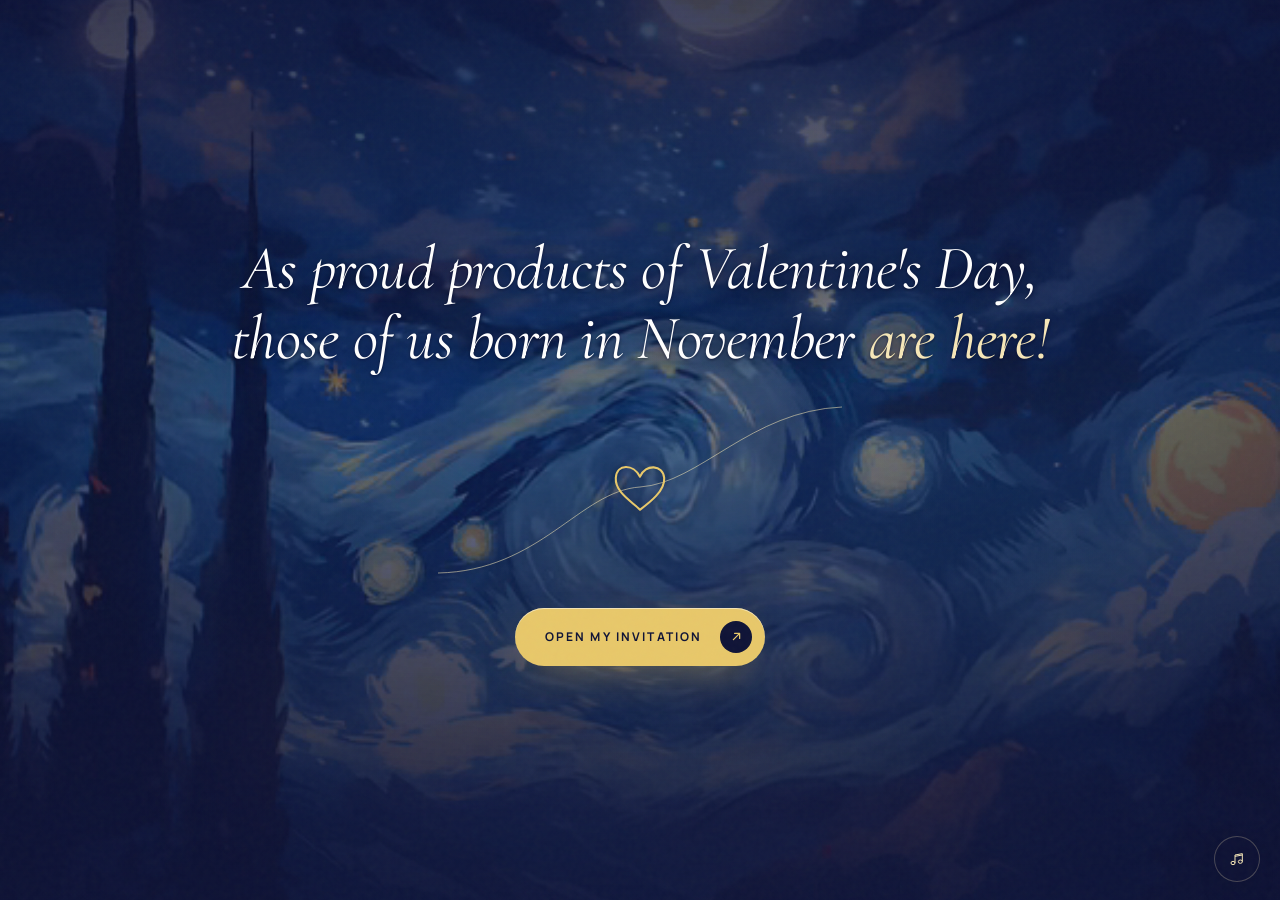
<file: en/index.html>
<!doctype html>
<html lang="en">
<head>
  <meta charset="utf-8">
  <meta name="viewport" content="width=device-width, initial-scale=1">
  <meta name="theme-color" content="#1B2155">
  <meta name="description" content="The joy of crossing paths. An invitation to celebrate with my favorite people.">
  <title>The joy of crossing paths · Birthday invitation</title>
  <!-- Vista previa para WhatsApp y redes: imagen pública con URL absoluta. -->
  <meta property="og:type" content="website">
  <meta property="og:locale" content="en_US">
  <meta property="og:url" content="https://noche-estrellada.rotfstudio.com/en/">
  <meta property="og:title" content="The joy of crossing paths · Birthday invitation">
  <meta property="og:description" content="The joy of crossing paths. An invitation to celebrate with my favorite people.">
  <meta property="og:image" content="https://noche-estrellada.rotfstudio.com/assets/share-en.png?v=20261016en">
  <meta property="og:image:secure_url" content="https://noche-estrellada.rotfstudio.com/assets/share-en.png?v=20261016en">
  <meta property="og:image:type" content="image/png">
  <meta property="og:image:width" content="1731">
  <meta property="og:image:height" content="909">
  <meta property="og:image:alt" content="Painted night sky for Victoria's birthday invitation, November 7 at 4:30 p.m.">
  <meta name="twitter:card" content="summary_large_image">
  <link rel="icon" href="data:image/svg+xml,%3Csvg xmlns='http://www.w3.org/2000/svg' viewBox='0 0 64 64'%3E%3Crect width='64' height='64' rx='14' fill='%230F1336'/%3E%3Cpath d='M32 50C25 43 9 34 10 21C11 8 26 8 32 20C37 8 53 9 54 21C55 33 40 44 32 50Z' fill='none' stroke='%23E8C86A' stroke-width='4.5' stroke-linejoin='round'/%3E%3C/svg%3E">
  <link rel="stylesheet" href="../styles.css?v=20261016-en">
  <script src="../config.js?v=20261016-album10b" defer></script>
  <script src="../config-en.js?v=20261016-en" defer></script>
  <script src="../script.js?v=20261016-en" defer></script>
  <link rel="alternate" hreflang="es-MX" href="https://noche-estrellada.rotfstudio.com/">
  <link rel="canonical" href="https://noche-estrellada.rotfstudio.com/en/">
</head>
<body>
  <!-- Fondo de toda la invitación: cielo pintado y luces doradas que suben -->
  <div class="backdrop" aria-hidden="true">
    <!-- Cielo pintado: el remolino gira, un brillo recorre las pinceladas doradas y las estrellas titilan -->
    <div class="sky-art" id="sky-art">
      <span class="sky-glint"></span>
      <span class="sky-swirl"></span>
      <span class="sky-dots"><i style="--x:90.44%;--y:4.72%;--d:-0s"></i><i style="--x:93.94%;--y:15.73%;--d:-1.3s"></i><i style="--x:7.55%;--y:19.50%;--d:-0.6s"></i><i style="--x:22.10%;--y:11.36%;--d:-2.1s"></i><i style="--x:85.87%;--y:25.90%;--d:-1.7s"></i><i style="--x:2.66%;--y:29.19%;--d:-2.8s"></i><i style="--x:83.21%;--y:70.69%;--d:-0.4s"></i><i style="--x:6.38%;--y:77.45%;--d:-1.1s"></i><i style="--x:13.82%;--y:83.55%;--d:-2.4s"></i><i style="--x:71.09%;--y:77.51%;--d:-3.1s"></i><i style="--x:45.16%;--y:87.32%;--d:-1.9s"></i><i style="--x:23.17%;--y:96.71%;--d:-0.9s"></i><i style="--x:96.28%;--y:53.47%;--d:-2.6s"></i><i style="--x:31.46%;--y:57.89%;--d:-3.4s"></i></span>
    </div>
    <div class="motes">
      <i style="--x:6%;--t:17s;--d:-2s"></i><i style="--x:18%;--t:22s;--d:-9s"></i><i style="--x:31%;--t:19s;--d:-5s"></i>
      <i style="--x:47%;--t:24s;--d:-14s"></i><i style="--x:58%;--t:18s;--d:-7s"></i><i style="--x:72%;--t:21s;--d:-1s"></i>
      <i style="--x:84%;--t:16s;--d:-11s"></i><i style="--x:93%;--t:23s;--d:-4s"></i>
    </div>
  </div>

  <section class="entry" id="entry" aria-labelledby="entry-lead">
    <video class="entry-video" id="entry-video" muted loop playsinline preload="auto" poster="../assets/fondo-inicio.jpg" aria-hidden="true">
      <source src="../assets/fondo-inicio.mp4" type="video/mp4">
      <source src="../assets/fondo-inicio.webm" type="video/webm">
    </video>
    <div class="sky" aria-hidden="true"></div>
    <div class="entry-content">
      <!-- Al inicio solo se ve la frase; el botón aparece cuando termina de escribirse -->
      <p class="entry-lead" id="entry-lead"><span class="w" style="--i:0">As</span> <span class="w" style="--i:1">proud</span> <span class="w" style="--i:2">products</span> <span class="w" style="--i:3">of</span> <span class="w" style="--i:4">Valentine's</span> <span class="w" style="--i:5">Day,</span> <span class="w" style="--i:6">those</span> <span class="w" style="--i:7">of</span> <span class="w" style="--i:8">us</span> <span class="w" style="--i:9">born</span> <span class="w" style="--i:10">in</span> <span class="w" style="--i:11">November</span> <span class="w ew-hl" style="--i:12">are</span> <span class="w ew-hl" style="--i:13">here!</span></p>
      <!-- Dos caminos que se encuentran y forman un corazón (empieza cuando termina de aparecer la frase) -->
      <svg class="meeting" viewBox="0 0 420 190" aria-hidden="true">
        <path class="route route-a" pathLength="1" d="M8 178C110 176 150 96 210 92"/>
        <path class="route route-b" pathLength="1" d="M412 12C320 16 270 88 210 92"/>
        <circle class="traveler" r="3.5"><animateMotion begin="1.4s" dur="1.7s" fill="freeze" calcMode="spline" keyTimes="0;1" keyPoints="0;1" keySplines=".5 0 .2 1" path="M8 178C110 176 150 96 210 92"/></circle>
        <circle class="traveler" r="3.5"><animateMotion begin="1.4s" dur="1.7s" fill="freeze" calcMode="spline" keyTimes="0;1" keyPoints="0;1" keySplines=".5 0 .2 1" path="M412 12C320 16 270 88 210 92"/></circle>
        <circle class="burst" cx="210" cy="92" r="30"/>
        <path class="heart meet-heart" pathLength="1" transform="translate(177 63) scale(1.1)" d="M30 47C23 40 7 31 8 18C9 5 24 5 30 17C35 5 51 6 52 18C53 30 38 41 30 47Z"/>
      </svg>
      <button class="button" id="open-invitation" type="button">Open my invitation <span aria-hidden="true"><svg viewBox="0 0 24 24"><path d="M7 17 17 7M9 7h8v8"/></svg></span></button>
    </div>
  </section>

  <!-- Control de música: fuera de la invitación para poder pausar desde la entrada; aparece cuando la música suena -->
  <button class="music-control" id="music-control" type="button" aria-label="Play music" hidden>
    <svg viewBox="0 0 24 24" aria-hidden="true" class="music-icon"><path d="M9 18V6l11-2v12M9 8l11-2"/><ellipse cx="6" cy="18" rx="3" ry="2.5"/><ellipse cx="17" cy="16" rx="3" ry="2.5"/></svg>
    <!-- Sonando: bocina con ondas; silenciada: bocina tachada. La canción nunca se detiene, solo se silencia. -->
    <svg viewBox="0 0 24 24" aria-hidden="true" class="sound-icon"><path class="sound-body" d="M4 9.5h3.2L12 5.5v13l-4.8-4H4z"/><path class="sound-wave sound-wave-1" d="M15.2 9.4a3.7 3.7 0 0 1 0 5.2"/><path class="sound-wave sound-wave-2" d="M17.8 6.8a7.4 7.4 0 0 1 0 10.4"/></svg>
    <svg viewBox="0 0 24 24" aria-hidden="true" class="mute-icon"><path class="sound-body" d="M4 9.5h3.2L12 5.5v13l-4.8-4H4z"/><path d="M16 9.5l5 5M21 9.5l-5 5"/></svg>
    <span id="music-label">Play</span>
  </button>
  <span id="music-status" class="sr-only" role="status"></span>

  <main class="invitation" id="invitation" hidden inert>
    <section class="cover theme-night" aria-labelledby="cover-title">
      <div class="editorial">
        <div class="portrait-wrap" id="portrait-wrap">
          <!-- Fotografía como instantánea: se "revela" al abrir la invitación -->
          <figure class="portrait" id="portrait">
            <div class="photo">
              <img id="birthday-photo" alt="" hidden>
              <div class="photo-placeholder" id="photo-placeholder" role="img" aria-label="Space reserved for Victoria's photograph">
                <span class="placeholder-frame" aria-hidden="true"></span>
                <span class="placeholder-word">a moment<br><i>to celebrate</i></span>
                <span class="placeholder-note">Your photo here</span>
              </div>
            </div>
            <span class="photo-caption" aria-hidden="true">The joy of crossing paths</span>
          </figure>
          <span class="tape tape-a" aria-hidden="true"></span>
          <span class="tape tape-b" aria-hidden="true"></span>
          <!-- Timbre postal con matasellos: dos lugares, una misma alegría -->
          <div class="postal" aria-hidden="true">
            <svg class="stamp" viewBox="-4 -4 108 128">
              <defs><mask id="perforation"><rect x="-4" y="-4" width="108" height="128" fill="#fff"/><g fill="#000"><circle cx="0" cy="0" r="3.3"/><circle cx="10" cy="0" r="3.3"/><circle cx="20" cy="0" r="3.3"/><circle cx="30" cy="0" r="3.3"/><circle cx="40" cy="0" r="3.3"/><circle cx="50" cy="0" r="3.3"/><circle cx="60" cy="0" r="3.3"/><circle cx="70" cy="0" r="3.3"/><circle cx="80" cy="0" r="3.3"/><circle cx="90" cy="0" r="3.3"/><circle cx="100" cy="0" r="3.3"/><circle cx="0" cy="120" r="3.3"/><circle cx="10" cy="120" r="3.3"/><circle cx="20" cy="120" r="3.3"/><circle cx="30" cy="120" r="3.3"/><circle cx="40" cy="120" r="3.3"/><circle cx="50" cy="120" r="3.3"/><circle cx="60" cy="120" r="3.3"/><circle cx="70" cy="120" r="3.3"/><circle cx="80" cy="120" r="3.3"/><circle cx="90" cy="120" r="3.3"/><circle cx="100" cy="120" r="3.3"/><circle cx="0" cy="10" r="3.3"/><circle cx="0" cy="20" r="3.3"/><circle cx="0" cy="30" r="3.3"/><circle cx="0" cy="40" r="3.3"/><circle cx="0" cy="50" r="3.3"/><circle cx="0" cy="60" r="3.3"/><circle cx="0" cy="70" r="3.3"/><circle cx="0" cy="80" r="3.3"/><circle cx="0" cy="90" r="3.3"/><circle cx="0" cy="100" r="3.3"/><circle cx="0" cy="110" r="3.3"/><circle cx="100" cy="10" r="3.3"/><circle cx="100" cy="20" r="3.3"/><circle cx="100" cy="30" r="3.3"/><circle cx="100" cy="40" r="3.3"/><circle cx="100" cy="50" r="3.3"/><circle cx="100" cy="60" r="3.3"/><circle cx="100" cy="70" r="3.3"/><circle cx="100" cy="80" r="3.3"/><circle cx="100" cy="90" r="3.3"/><circle cx="100" cy="100" r="3.3"/><circle cx="100" cy="110" r="3.3"/></g></mask></defs>
              <g mask="url(#perforation)">
                <rect width="100" height="120" class="stamp-paper"/>
                <rect x="9" y="9" width="82" height="102" rx="2" class="stamp-inner"/>
                <g class="stamp-globe">
                  <circle cx="50" cy="54" r="25"/>
                  <ellipse cx="50" cy="54" rx="11" ry="25"/>
                  <path d="M25 54h50M29 41h42M29 67h42"/>
                </g>
                <path class="stamp-heart" d="M50 72C46.5 68.5 38.5 64 39 57.5C39.5 51 47 51 50 57C52.5 51 60.5 51.5 61 57.5C61.5 63.5 54 69 50 72Z"/>
                <path class="stamp-spark" d="M27 95c.4 3.4 2 5 5.4 5.4-3.4.4-5 2-5.4 5.4-.4-3.4-2-5-5.4-5.4 3.4-.4 5-2 5.4-5.4ZM73 20c.3 2.4 1.4 3.5 3.8 3.8-2.4.3-3.5 1.4-3.8 3.8-.3-2.4-1.4-3.5-3.8-3.8 2.4-.3 3.5-1.4 3.8-3.8Z"/>
                <path class="stamp-lines" d="M40 99h36M46 104h24"/>
              </g>
            </svg>
            <svg class="postmark" viewBox="0 0 170 100">
              <defs><path id="postmark-arc" d="M13.5 50a36.5 36.5 0 1 1 73 0a36.5 36.5 0 1 1-73 0"/></defs>
              <circle cx="50" cy="50" r="44"/>
              <circle cx="50" cy="50" r="29"/>
              <text><textPath href="#postmark-arc" startOffset="25%" text-anchor="middle" dominant-baseline="middle">The joy of crossing paths</textPath></text>
              <path class="postmark-star" transform="translate(0 -9.6)" d="M50 51c.6 5.4 3.2 8 8.6 8.6-5.4.6-8 3.2-8.6 8.6-.6-5.4-3.2-8-8.6-8.6 5.4-.6 8-3.2 8.6-8.6Z"/>
              <path class="postmark-waves" d="M96 30c8-6 16 6 24 0s16 6 24 0 16 6 24 0M96 45c8-6 16 6 24 0s16 6 24 0 16 6 24 0M96 60c8-6 16 6 24 0s16 6 24 0 16 6 24 0M96 75c8-6 16 6 24 0s16 6 24 0 16 6 24 0"/>
            </svg>
          </div>
        </div>
        <div class="details">
          <svg class="heart cover-heart reveal" style="--d:3" viewBox="0 0 60 56" aria-hidden="true"><path pathLength="1" d="M30 47C23 40 7 31 8 18C9 5 24 5 30 17C35 5 51 6 52 18C53 30 38 41 30 47Z"/></svg>
          <!-- Presentación: «Victoria celebrates her birthday: the joy of crossing paths» -->
          <h1 class="cover-title" id="cover-title" tabindex="-1">
            <span class="cover-name" id="birthday-name">Victoria</span>
            <span class="celebrate reveal" style="--d:4">celebrates her birthday<span class="sr-only">:</span></span>
            <span class="cover-tagline reveal" style="--d:5">the joy of crossing paths</span>
          </h1>
          <div class="ticket reveal" style="--d:6">
            <div class="date-time" role="group" aria-label="Celebration date and time">
              <div class="ticket-main">
                <div class="ticket-band" aria-hidden="true">
                <svg class="band-star" viewBox="0 0 24 24"><path d="M12 0C12.8 7.6 16.4 11.2 24 12C16.4 12.8 12.8 16.4 12 24C11.2 16.4 7.6 12.8 0 12C7.6 11.2 11.2 7.6 12 0Z"/></svg>
                <svg class="ticket-route" viewBox="0 0 220 26" preserveAspectRatio="xMidYMid meet" aria-hidden="true">
                  <path class="route-line" pathLength="1" d="M10 18C60 2 160 2 210 18"/>
                  <circle cx="10" cy="18" r="3.2"/><circle cx="210" cy="18" r="3.2"/>
                  <path class="route-heart" d="M110 13C107.4 10.6 102 7.6 102.4 3.6C102.8-.4 108 -.4 110 3.4C111.8-.4 117.2-.2 117.6 3.6C118 7.6 112.8 10.8 110 13Z"/>
                </svg>
                <svg class="band-star" viewBox="0 0 24 24"><path d="M12 0C12.8 7.6 16.4 11.2 24 12C16.4 12.8 12.8 16.4 12 24C11.2 16.4 7.6 12.8 0 12C7.6 11.2 11.2 7.6 12 0Z"/></svg>
                </div>
                <svg class="guilloche" viewBox="0 0 300 120" preserveAspectRatio="none" aria-hidden="true"><path d="M0 20 Q18 30 36 20 Q54 10 72 20 Q90 30 108 20 Q126 10 144 20 Q162 30 180 20 Q198 10 216 20 Q234 30 252 20 Q270 10 288 20 Q306 30 324 20"/><path d="M0 29 Q18 39 36 29 Q54 19 72 29 Q90 39 108 29 Q126 19 144 29 Q162 39 180 29 Q198 19 216 29 Q234 39 252 29 Q270 19 288 29 Q306 39 324 29"/><path d="M0 38 Q18 48 36 38 Q54 28 72 38 Q90 48 108 38 Q126 28 144 38 Q162 48 180 38 Q198 28 216 38 Q234 48 252 38 Q270 28 288 38 Q306 48 324 38"/><path d="M0 47 Q18 57 36 47 Q54 37 72 47 Q90 57 108 47 Q126 37 144 47 Q162 57 180 47 Q198 37 216 47 Q234 57 252 47 Q270 37 288 47 Q306 57 324 47"/><path d="M0 56 Q18 66 36 56 Q54 46 72 56 Q90 66 108 56 Q126 46 144 56 Q162 66 180 56 Q198 46 216 56 Q234 66 252 56 Q270 46 288 56 Q306 66 324 56"/><path d="M0 65 Q18 75 36 65 Q54 55 72 65 Q90 75 108 65 Q126 55 144 65 Q162 75 180 65 Q198 55 216 65 Q234 75 252 65 Q270 55 288 65 Q306 75 324 65"/><path d="M0 74 Q18 84 36 74 Q54 64 72 74 Q90 84 108 74 Q126 64 144 74 Q162 84 180 74 Q198 64 216 74 Q234 84 252 74 Q270 64 288 74 Q306 84 324 74"/><path d="M0 83 Q18 93 36 83 Q54 73 72 83 Q90 93 108 83 Q126 73 144 83 Q162 93 180 83 Q198 73 216 83 Q234 93 252 83 Q270 73 288 83 Q306 93 324 83"/><path d="M0 92 Q18 102 36 92 Q54 82 72 92 Q90 102 108 92 Q126 82 144 92 Q162 102 180 92 Q198 82 216 92 Q234 102 252 92 Q270 82 288 92 Q306 102 324 92"/><path d="M0 101 Q18 111 36 101 Q54 91 72 101 Q90 111 108 101 Q126 91 144 101 Q162 111 180 101 Q198 91 216 101 Q234 111 252 101 Q270 91 288 101 Q306 111 324 101"/></svg>
                <div class="ticket-cell ticket-date">
                  <span class="ticket-label"><svg class="dt-icon" viewBox="0 0 24 24" aria-hidden="true"><rect x="3.5" y="5" width="17" height="15" rx="2.5"/><path d="M3.5 10h17M8 3v4M16 3v4"/></svg>Date</span>
                  <p id="birthday-date">November 7</p>
                </div>
                <span class="foil" aria-hidden="true"><svg viewBox="0 0 60 56"><path d="M30 47C23 40 7 31 8 18C9 5 24 5 30 17C35 5 51 6 52 18C53 30 38 41 30 47Z"/></svg></span>
                <span class="microtext" aria-hidden="true">The joy of crossing paths · The joy of crossing paths · The joy of crossing paths · The joy of crossing paths · The joy of crossing paths ·</span>
              </div>
              <span class="date-dot" aria-hidden="true"></span>
              <div class="ticket-stub">
                <span class="admit" aria-hidden="true">Admits one</span>
                <div class="ticket-cell ticket-time">
                  <span class="ticket-label"><svg class="dt-icon" viewBox="0 0 24 24" aria-hidden="true"><circle cx="12" cy="12" r="8.5"/><path d="M12 7.5V12l3 2"/></svg>Time</span>
                  <p id="birthday-time">4:30 p.m.</p>
                </div>
                <svg class="stub-star" viewBox="0 0 24 24" aria-hidden="true"><path d="M12 0C12.8 7.6 16.4 11.2 24 12C16.4 12.8 12.8 16.4 12 24C11.2 16.4 7.6 12.8 0 12C7.6 11.2 11.2 7.6 12 0Z"/></svg>
                <svg class="barcode" viewBox="0 0 110 22" preserveAspectRatio="none" aria-hidden="true"><rect x="0" width="1" height="22"/><rect x="2" width="2" height="22"/><rect x="5" width="1" height="22"/><rect x="9" width="1" height="22"/><rect x="12" width="2" height="22"/><rect x="15" width="2" height="22"/><rect x="18" width="1" height="22"/><rect x="20" width="2" height="22"/><rect x="24" width="1" height="22"/><rect x="26" width="1" height="22"/><rect x="30" width="2" height="22"/><rect x="33" width="2" height="22"/><rect x="36" width="1" height="22"/><rect x="40" width="1" height="22"/><rect x="44" width="2" height="22"/><rect x="48" width="1" height="22"/><rect x="50" width="1" height="22"/><rect x="54" width="1" height="22"/><rect x="57" width="2" height="22"/><rect x="60" width="2" height="22"/><rect x="63" width="2" height="22"/><rect x="67" width="2" height="22"/><rect x="70" width="1" height="22"/><rect x="74" width="2" height="22"/><rect x="77" width="1" height="22"/><rect x="79" width="2" height="22"/><rect x="82" width="2" height="22"/><rect x="85" width="2" height="22"/><rect x="88" width="2" height="22"/><rect x="93" width="2" height="22"/><rect x="97" width="2" height="22"/><rect x="102" width="2" height="22"/><rect x="106" width="1" height="22"/><rect x="108" width="1" height="22"/></svg>
              </div>
            </div>
          </div>
          <div class="reveal" style="--d:7">
            <button class="button share-button" id="next-section" type="button">Let's share this day <span aria-hidden="true"><svg viewBox="0 0 24 24"><path d="M12 5v14M6 13l6 6 6-6"/></svg></span></button>
            <p class="next-message" id="next-message" role="status"></p>
          </div>
          <!-- Cuenta regresiva a la celebración; la fecha exacta está en config.js (eventStart) -->
          <div class="countdown reveal" style="--d:8" id="countdown" role="timer" aria-labelledby="countdown-title" hidden>
            <p class="countdown-title" id="countdown-title">Counting down</p>
            <div class="countdown-units" aria-hidden="true">
              <div class="cd-unit"><span class="cd-num" data-unit="days"></span><span class="cd-label" id="cd-label-days">Days</span></div>
              <div class="cd-unit"><span class="cd-num" data-unit="hours"></span><span class="cd-label" id="cd-label-hours">Hours</span></div>
              <div class="cd-unit"><span class="cd-num" data-unit="minutes"></span><span class="cd-label" id="cd-label-minutes">Minutes</span></div>
              <div class="cd-unit"><span class="cd-num" data-unit="seconds"></span><span class="cd-label" id="cd-label-seconds">Seconds</span></div>
            </div>
            <p class="sr-only" id="countdown-text"></p>
          </div>
        </div>
      </div>
    </section>

    <!-- Frase principal en letras muy grandes y, debajo, «My favorite place is with you» con la explicación. Textos en config.js (letter). -->
    <section class="letter sheet theme-white" id="carta" aria-labelledby="letter-quote" tabindex="-1" data-reveal>
      <div class="letter-inner">
        <h2 class="letter-quote" id="letter-quote">I don't have favorite places, I have <em class="cw letter-quote-highlight">favorite</em> <em class="cw letter-quote-highlight">people</em></h2>
        <div class="letter-divider fade-up" style="--i:2" aria-hidden="true">
          <span></span>
          <svg class="letter-icons" viewBox="0 0 64 28"><g class="li-globe"><circle cx="14" cy="14" r="11"/><ellipse cx="14" cy="14" rx="4.6" ry="11"/><path d="M3.5 10.5h21M3.5 17.5h21"/></g><path class="li-heart" d="M46 24.5C41.5 20.6 31.5 15 32 7.9C32.5 1.4 41 1 46 7.2C51 1 59.5 1.4 60 7.9C60.5 15 50.5 20.6 46 24.5Z"/></svg>
          <span></span>
        </div>
        <h3 class="letter-title fade-up" style="--i:3" id="letter-title">My favorite place is with you</h3>
        <div class="letter-body fade-up" style="--i:4" id="letter-body">
          <p>This birthday, I want to be close to the people who make my days brighter.</p>
          <p>Sharing a meal, laughing, singing and making another memory together is my favorite way to celebrate.</p>
          <p>I'd love for you to be there.</p>
        </div>
      </div>
    </section>

    <!-- Cada versión de mí: un montón de polaroids; la de arriba pasa detrás al deslizar. -->
    <section class="evolution sheet theme-cafe" id="evolucion" aria-labelledby="evolution-title" data-reveal>
      <div class="evolution-sheet">
        <header class="evolution-head">
          <h2 class="evolution-title fade-up" style="--i:0" id="evolution-title">Every <em class="cw evolution-highlight">version</em> of me</h2>
          <p class="evolution-intro fade-up" style="--i:1" id="evolution-intro">I've changed, learned and discovered new ways to be myself. Today I celebrate everything I've lived through and the person I'm becoming.</p>
        </header>
        <!-- Las polaroids se crean desde config.js y se muestran una sobre otra -->
        <ol class="evolution-track" id="evolution-track" aria-label="Stack of polaroids; swipe sideways to change photos"></ol>
        <div class="evolution-controls fade-up" style="--i:3" id="evolution-controls" hidden>
          <!-- Instrucción para deslizar (sin flechas ni contador a la vista) -->
          <p class="evolution-hint"><svg viewBox="0 0 28 32" aria-hidden="true"><path class="evolution-hint-arrows" d="M4.5 5.5h12.5M7.5 2.5l-3 3 3 3M14 2.5l3 3-3 3"/><g class="evolution-hint-hand"><g transform="translate(3.5 9) scale(.92)"><path d="M18 11V10a2 2 0 0 0-4 0v1M14 10V9a2 2 0 0 0-4 0v1M10 9.5V4a2 2 0 0 0-4 0v10M18 11a2 2 0 1 1 4 0v3a8 8 0 0 1-8 8h-2c-2.8 0-4.5-.86-6-2.34l-3.6-3.6a2 2 0 0 1 2.83-2.82L7 15"/></g></g></svg><span>Swipe to discover each stage</span></p>
          <!-- La etapa actual solo se anuncia a lectores de pantalla -->
          <span class="sr-only" id="evolution-count" role="status" aria-live="polite"></span>
        </div>
      </div>
    </section>

    <!-- Álbum de fotos: rollo de película que avanza solo. Fotos y pies en config.js (album). -->
    <section class="album sheet sheet-end theme-arena" id="album" aria-labelledby="album-title" data-reveal>
      <div class="album-inner">
        <!-- El título solo lo leen los lectores de pantalla; a la vista quedan las cintas -->
        <h2 class="album-title sr-only" id="album-title">My favorite memories are <em class="cw album-highlight">shared</em></h2>
        <!-- Las fotografías se crean desde config.js en el orden de la lista -->
        <div class="album-gallery fade-up" style="--i:1" role="group" aria-label="Memories with my favorite people">
          <!-- Cinta de película: avanza sola hacia la izquierda; se puede deslizar y al tocar una foto se amplía -->
          <div class="film" id="album-film" tabindex="0" aria-label="Film strip of memories. Use the arrow keys to move and Enter to enlarge the centered photograph."><ol class="film-track"></ol></div>
        </div>
        <p class="film-hint fade-up" style="--i:2" id="film-hint"><svg viewBox="0 0 28 32" aria-hidden="true"><path class="evolution-hint-arrows" d="M4.5 5.5h12.5M7.5 2.5l-3 3 3 3M14 2.5l3 3-3 3"/><g class="evolution-hint-hand"><g transform="translate(3.5 9) scale(.92)"><path d="M18 11V10a2 2 0 0 0-4 0v1M14 10V9a2 2 0 0 0-4 0v1M10 9.5V4a2 2 0 0 0-4 0v10M18 11a2 2 0 1 1 4 0v3a8 8 0 0 1-8 8h-2c-2.8 0-4.5-.86-6-2.34l-3.6-3.6a2 2 0 0 1 2.83-2.82L7 15"/></g></g></svg><span>Swipe or tap a photo to enlarge it</span></p>
      </div>
    </section>

    <!-- Fotos grupales formando un corazón: fijas, sin movimiento. Al tocar una foto se amplía. Fotos y frases en config.js (groupGallery). -->
    <section class="group-gallery theme-night" id="grupales" aria-labelledby="group-title" data-reveal>
      <div class="group-gallery-inner">
        <h2 class="group-title sr-only" id="group-title">Paths we've shared</h2>
        <div class="heart-collage-wrap">
          <svg class="heart-collage-line" viewBox="0 0 100 90" preserveAspectRatio="none" aria-hidden="true"><path pathLength="1" d="M50 87.5C44 82.6 3.5 58 2 30C1 13 12.6 2.4 26.5 2.4C37.4 2.4 45.2 9 50 18.2C54.8 9 62.6 2.4 73.5 2.4C87.4 2.4 99 13 98 30C96.5 58 56 82.6 50 87.5Z"/></svg>
          <ul class="heart-collage" id="heart-collage" aria-label="Group photographs; tap one to see it in full"></ul>
        </div>
        <p class="film-hint collage-hint fade-up" style="--i:2"><svg viewBox="0 0 28 32" aria-hidden="true"><g class="collage-hint-hand"><g transform="translate(3.5 9) scale(.92)"><path d="M18 11V10a2 2 0 0 0-4 0v1M14 10V9a2 2 0 0 0-4 0v1M10 9.5V4a2 2 0 0 0-4 0v10M18 11a2 2 0 1 1 4 0v3a8 8 0 0 1-8 8h-2c-2.8 0-4.5-.86-6-2.34l-3.6-3.6a2 2 0 0 1 2.83-2.82L7 15"/></g></g><g class="collage-hint-ring"><circle cx="10.5" cy="9" r="3.2"/><circle cx="10.5" cy="9" r="6.4"/></g></svg><span id="collage-hint-text">Tap a photo to see it in full</span></p>
      </div>
    </section>

    <!-- Tercera sección: el lugar. Datos, enlace y fotografías se editan en config.js (venue). -->
    <section class="venue sheet theme-white" id="lugar" aria-labelledby="venue-title">
      <div class="venue-grid">
        <!-- Fotografía principal del espacio -->
        <div class="venue-main" data-reveal>
          <span class="venue-frame" aria-hidden="true"></span>
          <svg class="heart venue-frame-heart" viewBox="0 0 60 56" aria-hidden="true"><path pathLength="1" d="M30 47C23 40 7 31 8 18C9 5 24 5 30 17C35 5 51 6 52 18C53 30 38 41 30 47Z"/></svg>
          <div class="venue-shot venue-shot-main" data-venue-photo="space">
            <img alt="" loading="lazy" decoding="async">
            <div class="venue-ph" role="img" aria-label="Space reserved for a photograph of the restaurant" aria-hidden="true">
              <span class="venue-ph-frame" aria-hidden="true"></span>
              <span class="venue-ph-name" id="venue-ph-name">Doña Vero</span>
              <span class="venue-ph-note">Restaurant photograph</span>
            </div>
          </div>
        </div>

        <div class="venue-info" data-reveal>
          <p class="venue-eyebrow" style="--i:0">
            <svg class="heart" viewBox="0 0 60 56" aria-hidden="true"><path d="M30 47C23 40 7 31 8 18C9 5 24 5 30 17C35 5 51 6 52 18C53 30 38 41 30 47Z"/></svg>
            <span id="venue-eyebrow">Where shall we meet?</span>
          </p>
          <h2 class="venue-title" style="--i:1" id="venue-title">Let's eat something delicious and <em>different!</em></h2>
          <p class="venue-description" style="--i:2" id="venue-description"><strong class="venue-nowrap">Doña Vero:</strong> Mexican tradition with an extravagant twist.</p>
          <p class="venue-flavors" style="--i:2" id="venue-flavors">A journey of flavors from pre-Hispanic cuisine to the unexpected, with tlayudas, vegan options and unusual quesadillas.</p>
          <!-- Lo que hace especial al lugar, con íconos dibujados (sin emojis) -->
          <ul class="venue-highlights" style="--i:3" id="venue-highlights">
            <li class="venue-highlight" data-icon="trofeo"><svg class="venue-hl-icon" viewBox="0 0 24 24" aria-hidden="true"><path d="M8 4h8v5a4 4 0 0 1-8 0V4ZM8 6H5v1.5A3.5 3.5 0 0 0 8.5 11M16 6h3v1.5a3.5 3.5 0 0 1-3.5 3.5M12 13v4M8.5 20.5h7M9.5 20.5c0-2 1-3.5 2.5-3.5s2.5 1.5 2.5 3.5"/></svg><span><strong>Six-time winner</strong> of Mexico City's most exotic quesadilla!</span></li>
            <li class="venue-highlight" data-icon="corazon"><svg class="venue-hl-icon" viewBox="0 0 24 24" aria-hidden="true"><path d="M12 20.3C9.6 18.2 3 14.4 3.3 9C3.6 4.6 9 4.3 12 8.5C15 4.3 20.4 4.6 20.7 9C21 14.4 14.4 18.2 12 20.3Z"/></svg><span>Heart-shaped tacos and tortillas.</span></li>
            <li class="venue-highlight" data-icon="flor"><svg class="venue-hl-icon" viewBox="0 0 24 24" aria-hidden="true"><circle cx="12" cy="12" r="2.6"/><path d="M12 9.4C10.4 7.6 10.6 4.6 12 3.4c1.4 1.2 1.6 4.2 0 6M14.6 12c1.8-1.6 4.8-1.4 6 0-1.2 1.4-4.2 1.6-6 0M12 14.6c1.6 1.8 1.4 4.8 0 6-1.4-1.2-1.6-4.2 0-6M9.4 12c-1.8 1.6-4.8 1.4-6 0 1.2-1.4 4.2-1.6 6 0M13.9 10.1c.2-2.4 2.4-4.4 4.2-4.2.2 1.8-1.8 4-4.2 4.2M13.9 13.9c2.4.2 4.4 2.4 4.2 4.2-1.8.2-4-1.8-4.2-4.2M10.1 13.9c-.2 2.4-2.4 4.4-4.2 4.2-.2-1.8 1.8-4 4.2-4.2M10.1 10.1C7.7 9.9 5.7 7.7 5.9 5.9c1.8-.2 4 1.8 4.2 4.2"/></svg><span>Seasonal marigold pulque, among other flavors…</span></li>
          </ul>
          <dl class="venue-facts" style="--i:4">
            <div class="venue-fact">
              <dt><svg class="venue-icon" viewBox="0 0 24 24" aria-hidden="true"><rect x="3.5" y="5" width="17" height="15" rx="2.5"/><path d="M3.5 10h17M8 3v4M16 3v4"/></svg>Date</dt>
              <dd id="venue-date">November 7</dd>
            </div>
            <div class="venue-fact">
              <dt><svg class="venue-icon" viewBox="0 0 24 24" aria-hidden="true"><circle cx="12" cy="12" r="8.5"/><path d="M12 7.5V12l3 2"/></svg><span id="venue-time-label">Meet-up time</span></dt>
              <dd id="venue-time">4:30 p.m.</dd>
            </div>
            <div class="venue-fact venue-fact-wide">
              <dt><svg class="venue-icon" viewBox="0 0 24 24" aria-hidden="true"><path d="M7 3v18M4.5 3v4.5a2.5 2.5 0 0 0 5 0V3M17.5 21V3c-2.4 1.2-3.5 4-3.5 7.5V13h3.5"/></svg>Venue</dt>
              <dd id="venue-name">Doña Vero</dd>
            </div>
            <div class="venue-fact venue-fact-wide">
              <dt><svg class="venue-icon" viewBox="0 0 24 24" aria-hidden="true"><path d="M12 21s-6.5-5.7-6.5-11.2a6.5 6.5 0 0 1 13 0C18.5 15.3 12 21 12 21Z"/><circle cx="12" cy="9.8" r="2.3"/></svg>Address</dt>
              <dd id="venue-address">Monterrey 313, Roma Sur</dd>
            </div>
          </dl>
          <p class="venue-note" style="--i:5">
            <svg class="heart" viewBox="0 0 60 56" aria-hidden="true"><path d="M30 47C23 40 7 31 8 18C9 5 24 5 30 17C35 5 51 6 52 18C53 30 38 41 30 47Z"/></svg>
            <span id="venue-note">A private space for our celebration.</span>
          </p>
          <div class="venue-action" style="--i:6">
            <a class="button venue-button" id="venue-map" href="https://www.google.com/maps/search/?api=1&amp;query=Do%C3%B1a+Vero+Av.+Monterrey+313+Roma+Sur+CDMX" target="_blank" rel="noopener noreferrer" aria-describedby="venue-map-hint">Get directions <span aria-hidden="true"><svg viewBox="0 0 24 24"><path d="M7 17 17 7M9 7h8v8"/></svg></span></a>
            <span class="sr-only" id="venue-map-hint">Opens Google Maps in a new tab</span>
          </div>
          <p class="venue-thanks" style="--i:7" id="venue-thanks">Thank you, Camilo, for giving us a space to celebrate.</p>
        </div>

        <!-- Dos fotografías pequeñas de la cocina: los tacos con tortillas de corazón al frente -->
        <figure class="venue-food" data-reveal>
          <figcaption class="venue-food-caption" style="--i:0">
            <svg class="heart" viewBox="0 0 60 56" aria-hidden="true"><path d="M30 47C23 40 7 31 8 18C9 5 24 5 30 17C35 5 51 6 52 18C53 30 38 41 30 47Z"/></svg>
            <span id="venue-food-caption">A taste of the flavors at <span class="venue-nowrap">Doña Vero</span></span>
          </figcaption>
          <div class="venue-food-shots" style="--i:1">
            <div class="venue-shot venue-shot-tacos" data-venue-photo="tacos">
              <img alt="" loading="lazy" decoding="async">
              <div class="venue-ph" role="img" aria-label="Space reserved for a photograph of the tacos" aria-hidden="true">
                <span class="venue-ph-frame" aria-hidden="true"></span>
                <svg class="heart venue-ph-heart" viewBox="0 0 60 56" aria-hidden="true"><path d="M30 47C23 40 7 31 8 18C9 5 24 5 30 17C35 5 51 6 52 18C53 30 38 41 30 47Z"/></svg>
                <span class="venue-ph-note">Heart-shaped tacos</span>
              </div>
            </div>
            <div class="venue-shot venue-shot-kitchen" data-venue-photo="kitchen">
              <img alt="" loading="lazy" decoding="async">
              <div class="venue-ph" role="img" aria-label="Space reserved for a food photograph" aria-hidden="true">
                <span class="venue-ph-frame" aria-hidden="true"></span>
                <svg class="heart venue-ph-heart" viewBox="0 0 60 56" aria-hidden="true"><path d="M30 47C23 40 7 31 8 18C9 5 24 5 30 17C35 5 51 6 52 18C53 30 38 41 30 47Z"/></svg>
                <span class="venue-ph-note">Kitchen</span>
              </div>
            </div>
          </div>
        </figure>
      </div>
    </section>

    <!-- Karaoke: anuncia el karaoke presencial del festejo. Textos en config.js (karaoke).
         El micrófono es solo una ilustración: no graba, no pide permisos ni reproduce audio. -->
    <section class="karaoke sheet theme-cafe" id="karaoke" aria-labelledby="karaoke-title">
      <div class="karaoke-panel" data-reveal>
        <div class="karaoke-art">
          <svg class="mic-art" viewBox="0 0 320 420" aria-hidden="true" focusable="false">
            <defs><clipPath id="mic-head-clip"><circle cx="160" cy="100" r="51"/></clipPath></defs>
            <!-- Ondas de sonido, destellos y notas en amarillo mantequilla -->
            <g class="mic-waves"><path class="mic-wave" d="M96.4 133.8A72 72 0 0 1 96.4 66.2"/><path class="mic-wave mic-wave-out" d="M77.8 136.6A90 90 0 0 1 77.8 63.4"/><path class="mic-wave" d="M223.6 66.2A72 72 0 0 1 223.6 133.8"/><path class="mic-wave mic-wave-out" d="M242.2 63.4A90 90 0 0 1 242.2 136.6"/></g>
            <g class="mic-sparks"><path style="--k:0" transform="translate(52 30) scale(.72)" d="M12 0C12.8 7.6 16.4 11.2 24 12C16.4 12.8 12.8 16.4 12 24C11.2 16.4 7.6 12.8 0 12C7.6 11.2 11.2 7.6 12 0Z"/><path style="--k:1" transform="translate(254 44) scale(.5)" d="M12 0C12.8 7.6 16.4 11.2 24 12C16.4 12.8 12.8 16.4 12 24C11.2 16.4 7.6 12.8 0 12C7.6 11.2 11.2 7.6 12 0Z"/><path style="--k:2" transform="translate(70 214) scale(.4)" d="M12 0C12.8 7.6 16.4 11.2 24 12C16.4 12.8 12.8 16.4 12 24C11.2 16.4 7.6 12.8 0 12C7.6 11.2 11.2 7.6 12 0Z"/></g>
            <g class="mic-notes"><path d="M262 150v-30l14-4v26M262 128l14-4"/><ellipse cx="257.5" cy="150.5" rx="5" ry="3.8" transform="rotate(-20 257.5 150.5)"/><ellipse cx="271.5" cy="142.5" rx="5" ry="3.8" transform="rotate(-20 271.5 142.5)"/></g>
            <!-- Micrófono de líneas finas: la rejilla recuerda al mundo de la frase inicial -->
            <path class="mic-head" d="M160 48a52 52 0 1 1 0 104a52 52 0 1 1 0-104Z"/>
            <g class="mic-grille" clip-path="url(#mic-head-clip)"><ellipse cx="160" cy="100" rx="19" ry="52"/><ellipse cx="160" cy="100" rx="38" ry="52"/><path d="M100 74h120M100 100h120M100 126h120"/></g>
            <path class="mic-line" pathLength="1" d="M160 48a52 52 0 1 1 0 104a52 52 0 1 1 0-104Z"/>
            <path class="mic-collar" pathLength="1" d="M133 152h54a6 6 0 0 1 6 6v6a6 6 0 0 1-6 6h-54a6 6 0 0 1-6-6v-6a6 6 0 0 1 6-6Z"/>
            <path class="mic-grip" d="M146 156v10M160 156v10M174 156v10"/>
            <path class="mic-line" pathLength="1" d="M134 170L146 298Q160 310 174 298L186 170"/>
            <path class="mic-shine" d="M144 186L152 284"/>
            <path class="mic-switch" pathLength="1" d="M160 196a6 6 0 0 1 6 6v12a6 6 0 0 1-12 0v-12a6 6 0 0 1 6-6Z"/>
            <circle class="mic-dot" cx="160" cy="203.5" r="2.2"/>
            <path class="mic-cable" pathLength="1" d="M160 305C160 334 150 350 130 362C108 375 112 402 136 399C160 396 162 368 144 366C124 364 128 398 172 403C206 407 234 393 262 397"/>
          </svg>
        </div>
        <div class="karaoke-text">
          <p class="karaoke-eyebrow" style="--i:0" id="karaoke-eyebrow">Singing at the top of our lungs is encouraged</p>
          <h2 class="karaoke-title" style="--i:1" id="karaoke-title">The <em class="cw karaoke-highlight">microphone</em> is waiting for us!</h2>
          <p class="karaoke-description" style="--i:2" id="karaoke-description">There'll be karaoke, games and surprises! Most of all, lots of love and the joy of being together.</p>
          <p class="karaoke-cue" style="--i:3" id="karaoke-cue">Start thinking about your song!</p>
        </div>
      </div>
    </section>

    <!-- Cierre: agradecimiento de Victoria, antes de confirmar. Título, mensaje y firma se editan en config.js (closing). -->
    <section class="closing sheet sheet-end theme-arena" id="despedida" aria-labelledby="closing-title">
      <div class="closing-inner">
        <h2 class="closing-title" id="closing-title" data-reveal>How lovely that our paths <em class="closing-highlight">crossed<svg class="closing-swash" viewBox="0 0 200 14" preserveAspectRatio="none" aria-hidden="true"><path d="M2 11C38 6 96 3.4 160 4.2S190 6 198 7.6"/></svg></em></h2>
        <div class="closing-message" id="closing-message" data-reveal>
          <p>Thank you for making time to be with me on such a special day. You mean so much to me, and I'm so happy our paths crossed.</p>
          <p class="closing-love">I love you all so much.</p>
        </div>
        <div class="closing-end" data-reveal>
          <!-- Dos trazos que coinciden en un corazón, como en la entrada -->
          <div class="closing-meet" aria-hidden="true">
            <span class="closing-line"></span>
            <svg class="heart closing-heart" viewBox="0 0 60 56"><path pathLength="1" d="M30 47C23 40 7 31 8 18C9 5 24 5 30 17C35 5 51 6 52 18C53 30 38 41 30 47Z"/></svg>
            <span class="closing-line"></span>
          </div>
          <p class="closing-signature" style="--i:0">
            <span class="closing-farewell" id="closing-farewell">With love,</span>
            <span class="closing-name"><span id="closing-name">Victoria</span><svg class="closing-red-heart" viewBox="0 0 24 22" aria-hidden="true"><path d="M12 20.5C9.2 18.1 1.7 13.8 2 7.6C2.3 2.5 8.6 2.1 12 7C15.4 2.1 21.7 2.5 22 7.6C22.3 13.8 14.8 18.1 12 20.5Z"/></svg></span>
          </p>
        </div>
      </div>
    </section>
    <!-- Confirmación al final: se guarda directamente en Cloudflare D1. Textos en config.js (rsvp). -->
    <section class="rsvp theme-night" id="confirmar" aria-labelledby="rsvp-title" data-reveal>
      <div class="rsvp-inner">
        <svg class="heart rsvp-heart fade-up" style="--i:0" viewBox="0 0 60 56" aria-hidden="true"><path pathLength="1" d="M30 47C23 40 7 31 8 18C9 5 24 5 30 17C35 5 51 6 52 18C53 30 38 41 30 47Z"/></svg>
        <h2 class="rsvp-title fade-up" style="--i:1" id="rsvp-title">Please RSVP!</h2>
        <p class="rsvp-text fade-up" style="--i:2" id="rsvp-text">I'd love to celebrate with you. Let me know if you can make it so I can plan our gathering.</p>
        <form class="rsvp-form fade-up" style="--i:3" id="rsvp-form" novalidate>
          <fieldset class="rsvp-field rsvp-choices" aria-describedby="rsvp-answer-error">
            <legend class="rsvp-label" id="rsvp-answer-legend">Your reply</legend>
            <div class="rsvp-options">
              <label class="rsvp-option">
                <input type="radio" name="rsvp-answer" value="si" required>
                <span class="rsvp-option-box">
                  <span class="rsvp-check" aria-hidden="true"><svg viewBox="0 0 60 56"><path d="M30 47C23 40 7 31 8 18C9 5 24 5 30 17C35 5 51 6 52 18C53 30 38 41 30 47Z"/></svg></span>
                  <span class="rsvp-option-text" id="rsvp-si-label">Yes, I'll be there</span>
                </span>
              </label>
              <label class="rsvp-option">
                <input type="radio" name="rsvp-answer" value="no" required>
                <span class="rsvp-option-box">
                  <span class="rsvp-check" aria-hidden="true"><svg viewBox="0 0 60 56"><path d="M30 47C23 40 7 31 8 18C9 5 24 5 30 17C35 5 51 6 52 18C53 30 38 41 30 47Z"/></svg></span>
                  <span class="rsvp-option-text" id="rsvp-no-label">I can't make it this time</span>
                </span>
              </label>
            </div>
            <p class="rsvp-error" id="rsvp-answer-error"></p>
          </fieldset>
          <!-- Al elegir una respuesta se abren el nombre y el mensaje opcional -->
          <div class="rsvp-details" id="rsvp-details" inert>
            <div class="rsvp-details-inner">
              <div class="rsvp-field">
                <label class="rsvp-label" for="rsvp-name" id="rsvp-name-label">Your name</label>
                <input class="rsvp-input" id="rsvp-name" name="nombre" type="text" autocomplete="name" autocapitalize="words" maxlength="80" required aria-describedby="rsvp-name-error">
                <p class="rsvp-error" id="rsvp-name-error"></p>
              </div>
              <div class="rsvp-field">
                <label class="rsvp-label" for="rsvp-message"><span id="rsvp-message-label">Leave me a message</span> <span class="rsvp-optional" id="rsvp-optional">Optional</span></label>
                <textarea class="rsvp-input rsvp-textarea" id="rsvp-message" name="mensaje" rows="3" maxlength="300"></textarea>
              </div>
              <button class="button rsvp-submit" id="rsvp-submit" type="submit"><span class="rsvp-submit-text" id="rsvp-submit-text">Send reply</span> <span class="rsvp-send-icon" aria-hidden="true"><svg viewBox="0 0 24 24"><path d="m5 12.5 4.5 4.5L19 7.5"/></svg></span></button>
              <p class="rsvp-error" id="rsvp-submit-error" role="alert"></p>
            </div>
          </div>
        </form>
        <!-- Agradecimiento: el corazón se dibuja, brilla y suelta destellos dorados -->
        <div class="rsvp-thanks" id="rsvp-thanks" hidden>
          <div class="thanks-mark" aria-hidden="true">
            <span class="thanks-ring"></span>
            <span class="thanks-ring thanks-ring-b"></span>
            <svg class="thanks-heart" viewBox="0 0 60 56"><path class="thanks-heart-fill" d="M30 47C23 40 7 31 8 18C9 5 24 5 30 17C35 5 51 6 52 18C53 30 38 41 30 47Z"/><path class="thanks-heart-line" pathLength="1" d="M30 47C23 40 7 31 8 18C9 5 24 5 30 17C35 5 51 6 52 18C53 30 38 41 30 47Z"/></svg>
            <span class="thanks-sparks"><i style="--a:0deg;--r:118px;--s:6px;--t:0s"></i><i style="--a:30deg;--r:96px;--s:4px;--t:0.06s"></i><i style="--a:60deg;--r:124px;--s:5px;--t:0.02s"></i><i style="--a:90deg;--r:104px;--s:7px;--t:0.08s"></i><i style="--a:120deg;--r:128px;--s:4px;--t:0.04s"></i><i style="--a:150deg;--r:98px;--s:6px;--t:0s"></i><i style="--a:180deg;--r:120px;--s:5px;--t:0.07s"></i><i style="--a:210deg;--r:100px;--s:4px;--t:0.03s"></i><i style="--a:240deg;--r:126px;--s:6px;--t:0.05s"></i><i style="--a:270deg;--r:92px;--s:5px;--t:0.01s"></i><i style="--a:300deg;--r:122px;--s:4px;--t:0.06s"></i><i style="--a:330deg;--r:102px;--s:6px;--t:0.03s"></i></span>
          </div>
          <h3 class="thanks-title" id="rsvp-thanks-title" tabindex="-1"></h3>
          <p class="thanks-text" id="rsvp-thanks-text"></p>
          <button class="thanks-edit" id="rsvp-edit" type="button">Change my reply</button>
        </div>
      </div>
    </section>

    <!-- Agradecimiento final de la festejada; se edita en config.js (closing.footerThanks) -->
    <footer class="footer-thanks theme-night" data-reveal>
      <a class="closing-back" id="closing-back" href="#invitation">
            <span class="closing-back-icon" aria-hidden="true"><svg viewBox="0 0 24 24"><path d="M12 18.5v-13M6.5 11 12 5.5l5.5 5.5"/></svg></span>
            <span class="closing-back-label" id="closing-back-label">Back to the beginning</span>
          </a>
      <p class="footer-thanks-text" id="footer-thanks-text">Thank you for being one of my favorite people.</p>
    </footer>
  </main>
  <!-- Foto ampliada: la usan el corazón de fotos grupales y la cinta de recuerdos -->
  <dialog class="lightbox" id="lightbox" aria-labelledby="lightbox-caption">
    <div class="lightbox-stage">
      <figure class="lightbox-figure">
        <img class="lightbox-img" id="lightbox-img" alt="">
        <figcaption class="lightbox-caption" id="lightbox-caption"></figcaption>
      </figure>
      <button class="lightbox-btn lightbox-prev" id="lightbox-prev" type="button" aria-label="Previous photo"><svg viewBox="0 0 24 24" aria-hidden="true"><path d="M15 5l-7 7 7 7"/></svg></button>
      <button class="lightbox-btn lightbox-next" id="lightbox-next" type="button" aria-label="Next photo"><svg viewBox="0 0 24 24" aria-hidden="true"><path d="M9 5l7 7-7 7"/></svg></button>
      <button class="lightbox-close" id="lightbox-close" type="button" aria-label="Close"><svg viewBox="0 0 24 24" aria-hidden="true"><path d="M6 6l12 12M18 6 6 18"/></svg></button>
      <p class="lightbox-count" id="lightbox-count" aria-hidden="true"></p>
    </div>
  </dialog>
  <audio id="birthday-audio" preload="none"></audio>
  <noscript><p class="noscript">Enable JavaScript to open your invitation.</p></noscript>
</body>
</html>
</file>
<file: styles.css>
/* Fuentes locales (SIL Open Font License), subconjunto latino: la invitación funciona sin internet */
@font-face { font-family:'Cormorant Garamond'; font-style:normal; font-weight:300 700; font-display:swap; src:url(assets/fonts/cormorant-garamond.woff2) format('woff2'); }
@font-face { font-family:'Cormorant Garamond'; font-style:italic; font-weight:300 700; font-display:swap; src:url(assets/fonts/cormorant-garamond-italic.woff2) format('woff2'); }
@font-face { font-family:'Caveat'; font-style:normal; font-weight:400 700; font-display:swap; src:url(assets/fonts/caveat.woff2) format('woff2'); }
@font-face { font-family:'Manrope'; font-style:normal; font-weight:200 800; font-display:swap; src:url(assets/fonts/manrope.woff2) format('woff2'); }

:root {
  color-scheme: dark;
  --paper:#F4F5FD; --cream:#FBF7EC; --flash:#FBF1D3;
  --iris:#4655A6; --iris-deep:#2D3878; --iris-soft:#8D98D6;
  --night:#0F1336; --night-2:#1A2160; --night-3:#2A3584;
  --butter:#E8C86A; --butter-deep:#C9A43F; --butter-soft:#F6E7B8;
  --ink:#2C2F4A; --muted:rgba(244,245,253,.68); --line:rgba(246,231,184,.22);
  --serif:'Cormorant Garamond','Cormorant',Georgia,'Times New Roman',serif;
  --sans:'Manrope','Segoe UI',Arial,sans-serif;
  --hand:'Caveat','Segoe Print','Bradley Hand',cursive;
  --ease:cubic-bezier(.22,.8,.24,1);
  --ease-io:cubic-bezier(.6,0,.25,1);
  --shadow:0 50px 90px -40px rgba(0,0,0,.75),0 18px 36px -20px rgba(0,0,0,.55);
  /* Alto visible de la pantalla: las secciones se ajustan para verse completas también en laptops */
  --screen-h:100vh;
}
@supports (height:100svh) { :root { --screen-h:100svh; } }
* { box-sizing:border-box; }
html { background:var(--night); }
body { margin:0; min-height:100vh; min-height:100svh; color:var(--paper); font-family:var(--sans); background:transparent; -webkit-font-smoothing:antialiased; text-rendering:optimizeLegibility; overflow-x:hidden; overflow-x:clip; }
body::before { content:""; position:fixed; inset:0; pointer-events:none; z-index:60; opacity:.06; background-image:url("data:image/svg+xml,%3Csvg viewBox='0 0 180 180' xmlns='http://www.w3.org/2000/svg'%3E%3Cfilter id='n'%3E%3CfeTurbulence type='fractalNoise' baseFrequency='.8' numOctaves='3' stitchTiles='stitch'/%3E%3C/filter%3E%3Crect width='100%25' height='100%25' opacity='.5' filter='url(%23n)'/%3E%3C/svg%3E"); }
[hidden] { display:none!important; }
button { font:inherit; cursor:pointer; }
button:focus-visible, a.button:focus-visible { outline:2px solid var(--butter); outline-offset:5px; }

/* ---------- Animaciones ---------- */
@keyframes draw { from { stroke-dashoffset:1; } to { stroke-dashoffset:0; } }
@keyframes rise { from { opacity:0; transform:translateY(20px); } to { opacity:1; transform:none; } }
@keyframes word { from { opacity:0; transform:translateY(.45em); filter:blur(8px); } to { opacity:1; transform:none; filter:none; } }
@keyframes fade-in { from { opacity:0; } to { opacity:1; } }
@keyframes fade-out { to { opacity:0; } }
@keyframes burst { 0% { opacity:0; transform:scale(.1); } 30% { opacity:.9; } 100% { opacity:0; transform:scale(1.6); } }
@keyframes twinkle { 0%,100% { opacity:.25; } 50% { opacity:.9; } }
@keyframes spin { to { rotate:360deg; } }
@keyframes float-up { from { transform:translateY(0); opacity:0; } 15%,80% { opacity:.8; } to { transform:translateY(-110vh); opacity:0; } }
@keyframes name-in { from { clip-path:inset(0 0 100% 0); transform:translateY(.35em); } to { clip-path:inset(-10% -5% -20% -5%); transform:none; } }
/* La instantánea cae sobre la mesa y la imagen se revela poco a poco */
@keyframes drop { 0% { opacity:0; transform:translate(-30px,-60px) rotate(-14deg) scale(1.06); } 60% { opacity:1; } 100% { opacity:1; transform:rotate(var(--tilt)); } }
@keyframes develop { 0% { filter:brightness(2.2) contrast(.35) saturate(0) sepia(.4); } 45% { filter:brightness(1.4) contrast(.7) saturate(.4) sepia(.3); } 100% { filter:none; } }
@keyframes tape { from { opacity:0; transform:var(--tape-t) scaleX(.2); } to { opacity:1; transform:var(--tape-t); } }
@keyframes stamp-in { 0% { opacity:0; transform:translateY(-14px) rotate(16deg) scale(1.35); } 65% { opacity:1; transform:rotate(4deg) scale(.95); } 100% { opacity:1; transform:rotate(7deg) scale(1); } }
@keyframes ink { 0% { opacity:0; transform:rotate(-14deg) scale(1.15); } 40% { opacity:.95; } 100% { opacity:.85; transform:rotate(-14deg) scale(1); } }
@keyframes sheen { from { transform:translateX(-130%) skewX(-18deg); } to { transform:translateX(230%) skewX(-18deg); } }

/* ---------- Piezas comunes ---------- */
.phrase { font-family:var(--serif); font-style:italic; font-weight:400; letter-spacing:-.01em; line-height:1.12; text-wrap:balance; }
/* Íconos dibujados en lugar de emojis: se ven igual en cualquier teléfono o computadora */
.phrase-icons { display:inline-flex; align-items:center; gap:.14em; vertical-align:-.06em; white-space:nowrap; }
.phrase-icons svg { width:.78em; height:.78em; overflow:visible; filter:drop-shadow(0 2px 8px rgba(10,12,40,.6)); }
.pi-globe { fill:rgba(246,231,184,.12); stroke:var(--butter-soft); stroke-width:1.3; stroke-linecap:round; }
.pi-heart { fill:#E5625D; stroke:var(--butter-soft); stroke-width:2.6; stroke-linejoin:round; }
.button span svg { width:15px; height:15px; fill:none; stroke:currentColor; stroke-width:2; stroke-linecap:round; stroke-linejoin:round; }
.eyebrow, .celebrate { display:flex; align-items:center; justify-content:center; gap:14px; font-family:var(--sans); font-size:10.5px; font-weight:700; letter-spacing:.34em; text-transform:uppercase; color:var(--butter-soft); }
.eyebrow::before, .eyebrow::after, .celebrate::before, .celebrate::after { content:""; width:34px; height:1px; background:linear-gradient(90deg,transparent,var(--butter)); flex:none; }
.eyebrow::after, .celebrate::after { transform:scaleX(-1); }
.heart { fill:none; stroke:var(--butter); stroke-width:1.35; stroke-linecap:round; stroke-linejoin:round; }
.heart path, path.heart { stroke-dasharray:1; }

.button { position:relative; overflow:hidden; isolation:isolate; display:inline-flex; align-items:center; justify-content:center; gap:18px; min-height:56px; padding:13px 13px 13px 30px; border:0; border-radius:999px; background:var(--butter); color:var(--night); font-family:var(--sans); font-size:12px; font-weight:700; letter-spacing:.18em; text-transform:uppercase; box-shadow:0 18px 40px -14px rgba(232,200,106,.5),inset 0 1px 0 rgba(255,255,255,.5); transition:transform .4s var(--ease),box-shadow .4s var(--ease); }
.button::after { content:""; position:absolute; inset:0; z-index:-1; background:linear-gradient(110deg,transparent 30%,rgba(255,255,255,.5) 50%,transparent 70%); transform:translateX(-120%); transition:transform 1s var(--ease); }
.button:hover { transform:translateY(-2px); box-shadow:0 24px 50px -14px rgba(232,200,106,.7),inset 0 1px 0 rgba(255,255,255,.5); }
.button:hover::after { transform:translateX(120%); }
.button span { display:grid; place-items:center; width:32px; height:32px; border-radius:50%; background:var(--night); color:var(--butter); font-size:15px; font-weight:700; line-height:1; letter-spacing:0; transition:transform .4s var(--ease); }
.button:hover span { transform:rotate(45deg); }
.button:disabled { cursor:default; }

/* ---------- Entrada: dos caminos que coinciden ---------- */
.entry { position:relative; isolation:isolate; min-height:100vh; min-height:100svh; display:grid; place-items:center; padding:48px 24px; overflow:hidden; background:radial-gradient(120% 80% at 50% 115%,var(--night-3) 0%,var(--night-2) 42%,var(--night) 100%); }
.entry::before { content:""; position:absolute; left:50%; bottom:-38vmax; width:90vmax; height:60vmax; transform:translateX(-50%); border-radius:50%; background:radial-gradient(closest-side,rgba(232,200,106,.26),rgba(232,200,106,0)); pointer-events:none; }
/* Apertura: un destello cálido se expande desde el botón */
.entry::after { content:""; position:fixed; inset:0; z-index:50; background:radial-gradient(circle at var(--ox,50%) var(--oy,70%),#fff 0,var(--flash) 30%,var(--butter-soft) 100%); clip-path:circle(0 at var(--ox,50%) var(--oy,70%)); pointer-events:none; }
.entry.is-leaving::after { clip-path:circle(150vmax at var(--ox,50%) var(--oy,70%)); transition:clip-path .9s var(--ease-io); }
.entry.is-leaving .entry-content { opacity:0; transform:scale(.96); transition:opacity .45s ease,transform .6s var(--ease); }
.entry.is-leaving { pointer-events:none; }
/* iPhone a veces pinta el video encima de todo si se anima o no tiene capa propia: capas fijas video 0, velo 1, contenido 2, sin animar el video */
.entry-video { position:absolute; inset:0; z-index:0; width:100%; height:100%; object-fit:cover; object-position:50% 40%; }
/* Velo oscuro sobre el video para que la frase se lea con claridad */
.sky { position:absolute; inset:0; z-index:1; pointer-events:none; -webkit-transform:translateZ(0); transform:translateZ(0); background:radial-gradient(120% 75% at 50% 45%,rgba(15,19,54,.35) 0%,rgba(15,19,54,.7) 70%,rgba(15,19,54,.9) 100%),linear-gradient(180deg,rgba(15,19,54,.45),rgba(15,19,54,.25) 40%,rgba(15,19,54,.75)); }
.entry-content { position:relative; z-index:2; -webkit-transform:translateZ(0); transform:translateZ(0); width:min(100%,660px); text-align:center; }
.entry-lead { max-width:600px; margin:0 auto 24px; color:#fff; font-family:var(--sans); font-size:clamp(17px,2.1vw,23px); line-height:1.42; text-wrap:balance; text-shadow:0 2px 18px rgba(10,12,40,.9); animation:rise .8s .1s var(--ease) both; }
.meeting { filter:drop-shadow(0 0 6px rgba(10,12,40,.8)); display:block; width:min(100%,420px); height:auto; margin:0 auto 18px; overflow:visible; }
.route { fill:none; stroke:rgba(246,231,184,.55); stroke-width:1; stroke-dasharray:1; stroke-dashoffset:1; animation:draw 1.7s var(--ease-io) forwards; }
.traveler { fill:var(--butter); filter:drop-shadow(0 0 6px rgba(232,200,106,.9)); animation:fade-out .3s 1.65s forwards; }
.burst { fill:none; stroke:var(--butter); stroke-width:1; opacity:0; transform-box:fill-box; transform-origin:center; animation:burst 1.1s 1.6s var(--ease) forwards; }
.meet-heart { stroke-width:1.9; stroke-dashoffset:1; animation:draw 1.3s 1.65s var(--ease) forwards; }
.entry-phrase { color:#fff; text-shadow:0 2px 24px rgba(10,12,40,.85),0 1px 3px rgba(10,12,40,.6); font-size:clamp(34px,5.8vw,60px); margin:0 auto 30px; max-width:640px; }
.w { display:inline-block; animation:word 1s calc(1.9s + var(--i) * .085s) var(--ease) both; }
.entry .eyebrow { text-shadow:0 1px 10px rgba(10,12,40,.9); margin:0 0 34px; animation:rise 1s 2.6s var(--ease) both; }
.entry .button { animation:rise 1s 2.8s var(--ease) both; }

/* ---------- Fondo de la portada (oscuro) ---------- */
.backdrop { position:fixed; inset:0; z-index:-1; overflow:hidden; pointer-events:none; background:var(--night); }
/* Cielo pintado de fondo. En pantallas anchas la pintura recorre de arriba abajo al desplazarse. */
.backdrop::after { content:""; position:absolute; inset:0; background:radial-gradient(70% 55% at 50% 50%,rgba(10,13,40,.32),rgba(10,13,40,0) 75%),linear-gradient(180deg,rgba(10,13,40,.12),rgba(10,13,40,.2)); }
.sky-art { --pan:0; position:absolute; left:50%; top:0; width:max(100vw,56.28vh); aspect-ratio:941/1672; background:url(assets/fondo-cielo.jpg) center/100% 100% no-repeat; translate:-50% calc(var(--pan) * (100vh - 100%)); transform-origin:50% 30%; animation:sky-breathe 34s ease-in-out infinite alternate; will-change:translate,scale; }
@keyframes sky-breathe { from { scale:1; } to { scale:1.045; } }
.sky-swirl { position:absolute; left:-4.46%; top:-2.63%; width:27.2%; aspect-ratio:1; background:url(assets/remolino.png) center/100% 100% no-repeat; background-image:image-set(url(assets/remolino.webp) type("image/webp"),url(assets/remolino.png) type("image/png")); animation:spin 70s linear infinite; }
/* Un brillo cálido recorre las pinceladas en diagonal. La franja baja mientras la pintura de adentro
   sube lo mismo: la copia brillante queda alineada con el cuadro y todo se mueve con transform. */
.sky-glint { position:absolute; left:0; top:-200%; width:100%; height:300%; -webkit-mask:linear-gradient(115deg,transparent 42%,#000 50%,transparent 58%) 0 0/100% 100% no-repeat; mask:linear-gradient(115deg,transparent 42%,#000 50%,transparent 58%) 0 0/100% 100% no-repeat; animation:glint-band 16s ease-in-out infinite; }
.sky-glint::before { content:""; position:absolute; left:0; top:66.6667%; width:100%; height:33.3333%; background:url(assets/fondo-cielo.jpg) center/100% 100% no-repeat; filter:brightness(1.75) saturate(1.25); opacity:.55; animation:glint-img 16s ease-in-out infinite; }
@keyframes glint-band { 0% { transform:translateY(0); } 70%,100% { transform:translateY(66.6667%); } }
@keyframes glint-img { 0% { transform:translateY(0); } 70%,100% { transform:translateY(-200%); } }
.sky-dots i { position:absolute; left:var(--x); top:var(--y); width:10px; height:10px; margin:-5px 0 0 -5px; border-radius:50%; background:radial-gradient(circle,#FFF4CF 0,rgba(246,231,184,.7) 30%,rgba(232,200,106,0) 70%); box-shadow:0 0 14px 4px rgba(232,200,106,.35); opacity:.2; animation:twinkle 4.5s var(--d) ease-in-out infinite; }
/* Los textos sobre la pintura llevan una sombra suave para leerse sobre las pinceladas */
.cover-phrase, .details h1, .celebrate, .countdown, .letter-inner, .venue-info, .venue-food-caption, .rsvp-inner, .closing-inner, .footer-thanks-text, .album-title { text-shadow:0 1px 3px rgba(8,10,34,.75),0 2px 18px rgba(8,10,34,.85); }
.venue-button { text-shadow:none; }
.motes i { position:absolute; left:var(--x); bottom:-12px; width:4px; height:4px; border-radius:50%; background:var(--butter); box-shadow:0 0 10px rgba(232,200,106,.9); animation:float-up var(--t) var(--d) linear infinite; }

/* ---------- Portada ---------- */
/* Mientras el timbre entra girando, la página no se ensancha ni cambia de zoom en el celular */
.invitation { overflow-x:hidden; overflow-x:clip; }
/* El destello de la apertura se disuelve y deja ver la portada */
.invitation::before { content:""; position:fixed; inset:0; z-index:50; background:radial-gradient(circle at 50% 70%,#fff 0,var(--flash) 30%,var(--butter-soft) 100%); pointer-events:none; }
.invitation.is-visible::before { animation:fade-out 1.1s .05s ease forwards; }
.invitation.is-visible .reveal { animation:rise 1s calc(.35s + var(--d,0) * .11s) var(--ease) both; }
.cover { width:min(100% - 96px,1120px); margin:auto; padding:44px 0 48px; }
.cover-phrase { color:#fff; max-width:780px; margin:0 auto 16px; text-align:center; font-size:clamp(30px,3.7vw,46px); outline:none; }
.ornament { display:flex; align-items:center; justify-content:center; gap:12px; margin:0 auto 46px; }
.ornament span { width:64px; height:1px; background:linear-gradient(90deg,transparent,var(--butter)); }
.ornament span:last-child { transform:scaleX(-1); }
.ornament svg { width:12px; height:12px; fill:var(--butter); animation:spin 12s linear infinite; }
.editorial { display:grid; grid-template-columns:1fr 1fr; gap:110px; align-items:center; }

/* Instantánea */
.portrait-wrap { --tilt:-3.5deg; position:relative; width:min(100%,410px); justify-self:end; margin-right:30px; transform:perspective(1100px) rotateX(var(--rx,0deg)) rotateY(var(--ry,0deg)); transition:transform .6s var(--ease); }
.portrait { position:relative; margin:0; padding:16px 16px 0; background:linear-gradient(180deg,#FFFEFB,var(--cream)); border-radius:4px; box-shadow:var(--shadow),inset 0 0 0 1px rgba(0,0,0,.04); transform:rotate(var(--tilt)); }
.invitation.is-visible .portrait { animation:drop 1.3s .3s var(--ease) both; }
.photo { position:relative; height:470px; overflow:hidden; border-radius:2px; background:var(--night-2); }
.photo::after { content:""; position:absolute; inset:0; pointer-events:none; box-shadow:inset 0 0 0 1px rgba(0,0,0,.08),inset 0 0 50px rgba(0,0,0,.18); }
.photo::before { content:""; position:absolute; z-index:1; top:0; bottom:0; width:40%; background:linear-gradient(90deg,transparent,rgba(255,255,255,.35),transparent); transform:translateX(-130%) skewX(-18deg); pointer-events:none; }
.invitation.is-visible .photo::before { animation:sheen 1.6s 2.6s var(--ease) both; }
.invitation.is-visible .photo img, .invitation.is-visible .photo-placeholder { animation:develop 3.2s .9s ease-out both; }
.photo img, .photo-placeholder { width:100%; height:100%; }
.photo img { object-fit:cover; display:block; }
.photo-placeholder { position:relative; display:flex; align-items:center; justify-content:center; text-align:center; background:radial-gradient(90% 60% at 50% 100%,rgba(232,200,106,.35),rgba(232,200,106,0) 70%),radial-gradient(80% 60% at 30% 10%,rgba(141,152,214,.4),rgba(141,152,214,0) 70%),linear-gradient(170deg,#2B367F,#151A4A); }
.placeholder-frame { position:absolute; inset:18px; border:1px solid rgba(246,231,184,.28); }
.placeholder-word { position:relative; color:var(--butter-soft); font-family:var(--serif); font-size:44px; line-height:1.02; }
.placeholder-word i { font-weight:400; }
.placeholder-note { position:absolute; bottom:40px; text-transform:uppercase; font-size:9px; font-weight:600; letter-spacing:.26em; color:rgba(246,231,184,.75); }
.photo-caption { display:block; padding:20px 8px 24px; text-align:center; font-family:var(--serif); font-style:italic; font-size:25px; line-height:1; color:var(--iris-deep); }
.tape { --tape-t:rotate(-38deg); position:absolute; z-index:2; top:-12px; left:-26px; width:104px; height:30px; background:linear-gradient(180deg,rgba(246,231,184,.82),rgba(232,200,106,.72)); box-shadow:0 4px 10px -4px rgba(0,0,0,.35); transform:var(--tape-t); opacity:0; -webkit-mask:linear-gradient(90deg,transparent 0,#000 4px,#000 calc(100% - 4px),transparent 100%); mask:linear-gradient(90deg,transparent 0,#000 4px,#000 calc(100% - 4px),transparent 100%); }
.tape-b { --tape-t:rotate(32deg); top:auto; left:auto; bottom:40px; right:-34px; }
.invitation.is-visible .tape { animation:tape .5s 1.25s var(--ease) both; }
.invitation.is-visible .tape-b { animation-delay:1.4s; }

/* Timbre y matasellos */
.postal { position:absolute; z-index:3; top:-34px; right:-62px; width:118px; }
.stamp { display:block; width:100%; height:auto; overflow:visible; filter:drop-shadow(0 12px 16px rgba(0,0,0,.45)); transform:rotate(7deg); opacity:0; }
.invitation.is-visible .stamp { animation:stamp-in .8s 1.7s var(--ease) both; }
.stamp-paper { fill:var(--butter); }
.stamp-inner { fill:none; stroke:var(--night); stroke-width:1; opacity:.55; }
.stamp-globe { fill:none; stroke:var(--night); stroke-width:1.6; opacity:.85; }
.stamp-heart { fill:#D9534F; stroke:var(--night); stroke-width:1.2; }
.stamp-spark { fill:var(--night); opacity:.75; }
.stamp-lines { stroke:var(--night); stroke-width:1.4; stroke-linecap:round; opacity:.45; }
.postmark { position:absolute; left:-96px; top:70px; width:178px; height:auto; overflow:visible; transform:rotate(-14deg); opacity:0; mix-blend-mode:screen; }
.invitation.is-visible .postmark { animation:ink .6s 2.25s ease-out both; }
.postmark circle { fill:none; stroke:var(--butter-soft); stroke-width:1.5; }
.postmark text { font-family:var(--sans); font-size:7.6px; font-weight:700; letter-spacing:.14em; text-transform:uppercase; fill:var(--butter-soft); }
.postmark-star { fill:var(--butter-soft); }
.postmark-waves { fill:none; stroke:var(--butter-soft); stroke-width:1.5; stroke-linecap:round; }

/* Datos */
.details { position:relative; text-align:center; max-width:500px; }
.cover-heart { width:44px; height:41px; margin-bottom:12px; rotate:12deg; }
.invitation.is-visible .cover-heart path { stroke-dashoffset:1; animation:draw 1.8s .8s var(--ease) forwards; }
h1 { font-family:var(--serif); font-weight:500; font-size:clamp(52px,6vw,88px); line-height:.96; letter-spacing:-.025em; color:#fff; margin:0 auto 22px; overflow-wrap:anywhere; text-wrap:balance; text-shadow:0 10px 40px rgba(232,200,106,.18); }
.invitation.is-visible h1 { animation:name-in 1.3s .6s var(--ease) both; }
.celebrate { margin:0 0 30px; }

/* Fecha y hora como boleto */
/* Boleto con proporción de boleto real: cuerpo largo, perforación y talón */
.ticket { --cut:70%; position:relative; filter:drop-shadow(0 24px 30px rgba(0,0,0,.5)); margin:0 auto 34px; width:min(100%,500px); }
.date-time { position:relative; overflow:hidden; display:grid; grid-template-columns:var(--cut) 0 1fr; align-items:stretch; min-height:186px; border-radius:12px; background:repeating-linear-gradient(135deg,rgba(45,56,120,.035) 0 1px,transparent 1px 7px),linear-gradient(180deg,#FFFEFB,var(--cream)); -webkit-mask:radial-gradient(circle at var(--cut) 0,transparent 12px,#000 12.5px) top/100% 51% no-repeat,radial-gradient(circle at var(--cut) 100%,transparent 12px,#000 12.5px) bottom/100% 51% no-repeat; mask:radial-gradient(circle at var(--cut) 0,transparent 12px,#000 12.5px) top/100% 51% no-repeat,radial-gradient(circle at var(--cut) 100%,transparent 12px,#000 12.5px) bottom/100% 51% no-repeat; }
.date-time::before { content:""; position:absolute; inset:8px; border:1px solid rgba(201,164,63,.45); border-radius:7px; pointer-events:none; z-index:1; }
.date-time::after { content:""; position:absolute; z-index:2; top:0; bottom:0; width:40%; background:linear-gradient(90deg,transparent,rgba(255,255,255,.8),transparent); transform:translateX(-130%) skewX(-18deg); pointer-events:none; }
.invitation.is-visible .date-time::after { animation:sheen 1.6s 2.2s var(--ease) both; }
.ticket-main { position:relative; display:flex; flex-direction:column; align-items:stretch; justify-content:flex-start; }
/* Franja superior azul con la ruta dorada */
.ticket-band { display:flex; align-items:center; justify-content:center; gap:10px; height:52px; padding:0 22px; background:radial-gradient(120% 140% at 50% 0%,var(--night-3),var(--night-2) 55%,var(--night)); }
.ticket-route { width:100%; max-width:250px; height:26px; overflow:visible; }
.ticket-route circle { fill:var(--butter); }
.route-line { fill:none; stroke:var(--butter); stroke-width:1.3; stroke-dasharray:.02 .018; }
.invitation.is-visible .route-line { animation:route-in 1.4s 1.5s var(--ease) both; }
.route-heart { fill:#E5625D; transform-box:fill-box; transform-origin:center; }
.invitation.is-visible .route-heart { animation:heart-pop .7s 2.5s var(--ease) both; }
@keyframes route-in { from { clip-path:inset(0 100% 0 0); } to { clip-path:inset(0 0 0 0); } }
@keyframes heart-pop { 0% { opacity:0; transform:scale(0); } 70% { opacity:1; transform:scale(1.35); } 100% { opacity:1; transform:scale(1); } }
.ticket-cell { display:flex; flex-direction:column; align-items:center; justify-content:center; gap:8px; }
.ticket-date { position:relative; z-index:1; flex:1; padding:18px 18px 22px; }
.date-time .ticket-date p { font-size:36px; }
.ticket-stub { position:relative; display:flex; flex-direction:column; align-items:center; justify-content:center; padding:18px 30px 18px 12px; background:linear-gradient(180deg,rgba(232,200,106,.2),rgba(232,200,106,.36)); }
.ticket-time { gap:10px; }
.date-time p { margin:0; font-family:var(--serif); font-size:28px; font-weight:600; line-height:1.05; color:var(--iris-deep); font-variant-numeric:lining-nums; white-space:nowrap; }
.dt-icon { width:20px; height:20px; flex:none; fill:none; stroke:var(--butter-deep); stroke-width:1.6; stroke-linecap:round; stroke-linejoin:round; }
/* Código de barras vertical en el borde del talón */
.barcode { position:absolute; right:16px; top:50%; width:128px; height:15px; fill:var(--iris-deep); opacity:.7; transform:translate(50%,-50%) rotate(90deg); transform-origin:center; }
/* Detalles de boleto real */
.band-star { width:9px; height:9px; flex:none; fill:var(--butter); opacity:.8; }
.guilloche { position:absolute; left:0; right:0; top:52px; bottom:0; width:100%; height:calc(100% - 52px); pointer-events:none; }
.guilloche path { fill:none; stroke:rgba(201,164,63,.16); stroke-width:.8; }
.ticket-label { display:inline-flex; align-items:center; gap:6px; font-family:var(--sans); font-size:9px; font-weight:700; letter-spacing:.3em; text-transform:uppercase; color:#7A5C14; }
.ticket-label .dt-icon { width:14px; height:14px; }
/* Sello metálico con brillo giratorio */
.foil { position:absolute; z-index:1; right:16px; top:64px; width:40px; height:40px; border-radius:50%; display:grid; place-items:center; background:conic-gradient(from var(--foil-a,0deg),#F6E7B8,#C9A43F,#FFF6D8,#B8902E,#F6E7B8,#D9B85A,#F6E7B8); box-shadow:inset 0 0 0 2px rgba(255,255,255,.5),inset 0 0 0 4px rgba(150,115,20,.35),0 3px 8px rgba(120,90,10,.3); animation:foil 6s linear infinite; }
.foil svg { width:18px; height:17px; fill:none; stroke:var(--night); stroke-width:2.6; stroke-linejoin:round; opacity:.75; }
@property --foil-a { syntax:'<angle>'; inherits:false; initial-value:0deg; }
@keyframes foil { to { --foil-a:360deg; } }
/* Microtexto de seguridad */
.microtext { position:absolute; z-index:1; left:14px; right:66px; bottom:11px; overflow:hidden; white-space:nowrap; font-family:var(--sans); font-size:6px; font-weight:700; letter-spacing:.22em; text-transform:uppercase; color:rgba(45,56,120,.4); }
.admit { position:absolute; top:16px; left:12px; right:30px; text-align:center; font-family:var(--sans); font-size:8px; font-weight:800; letter-spacing:.28em; text-transform:uppercase; color:var(--iris-deep); opacity:.85; }
.admit::after { content:""; display:block; height:1px; margin:6px 8px 0; background:repeating-linear-gradient(90deg,rgba(45,56,120,.35) 0 3px,transparent 3px 6px); }
.stub-star { position:absolute; bottom:16px; left:calc(50% - 15px); width:10px; height:10px; fill:var(--butter-deep); }
.date-dot { position:relative; z-index:1; width:0; margin:18px 0; border-left:2px dotted rgba(45,56,120,.4); }

.share-button { width:100%; max-width:380px; justify-content:space-between; }
.share-button:hover span { transform:translateY(3px); }
.next-message { min-height:18px; font-family:var(--serif); font-style:italic; font-size:18px; line-height:1.4; color:var(--muted); margin:14px 0 0; }
.next-message:not(:empty) { animation:rise .7s var(--ease) both; }
.next-message:empty { min-height:0; margin:0; }

/* Cuenta regresiva: cifras que ruedan al cambiar */
.countdown { width:100%; max-width:380px; margin:30px auto 0; }
.countdown-title { display:flex; align-items:center; justify-content:center; gap:14px; margin:0 0 16px; font-size:10.5px; font-weight:700; letter-spacing:.34em; text-transform:uppercase; color:var(--butter-soft); }
.countdown-title::before, .countdown-title::after { content:""; width:34px; height:1px; flex:none; background:linear-gradient(90deg,transparent,var(--butter)); }
.countdown-title::after { transform:scaleX(-1); }
.countdown.is-done .countdown-title { font-family:var(--serif); font-size:26px; font-style:italic; font-weight:500; letter-spacing:0; text-transform:none; }
.countdown.is-done .countdown-units { display:none; }
.countdown-units { display:grid; grid-template-columns:repeat(4,minmax(0,1fr)); }
.cd-unit { position:relative; display:flex; flex-direction:column; align-items:center; gap:10px; padding:2px 0; }
.cd-unit + .cd-unit::before { content:""; position:absolute; left:0; top:6%; bottom:6%; width:1px; background:linear-gradient(180deg,transparent,rgba(246,231,184,.4),transparent); }
.cd-num { display:flex; justify-content:center; font-family:var(--serif); font-weight:500; font-size:46px; line-height:1; color:#fff; font-variant-numeric:lining-nums tabular-nums; perspective:300px; }
.cd-digit { position:relative; width:.5em; height:1.1em; overflow:hidden; }
.cd-digit span { position:absolute; inset:0; display:flex; align-items:center; justify-content:center; backface-visibility:hidden; }
.cd-label { font-size:10px; font-weight:700; letter-spacing:.24em; text-transform:uppercase; color:var(--butter); }
/* La cifra nueva sube desde abajo con un destello dorado; la anterior se va hacia arriba */
.cd-digit .is-in { animation:digit-in .75s var(--ease) both; }
.cd-digit .is-out { animation:digit-out .75s var(--ease) both; }
@keyframes digit-in { from { opacity:0; transform:translateY(85%) rotateX(-70deg); filter:blur(3px); color:var(--butter); } 55% { color:var(--butter-soft); } to { opacity:1; transform:none; filter:none; color:#fff; } }
@keyframes digit-out { to { opacity:0; transform:translateY(-85%) rotateX(70deg); filter:blur(3px); } }

/* ---------- Carta: una pausa emotiva ---------- */
.letter { position:relative; min-height:100vh; min-height:100svh; display:flex; align-items:center; padding:clamp(110px,16vh,180px) 32px clamp(130px,18vh,200px); outline:none; }
.letter::before { content:""; position:absolute; left:50%; top:50%; width:min(900px,100%); height:min(700px,90vh); transform:translate(-50%,-50%); background:radial-gradient(closest-side,rgba(232,200,106,.08),rgba(232,200,106,0)); pointer-events:none; }
.letter-inner { position:relative; width:min(100%,33rem); margin:0 auto; text-align:left; }
.letter-heart { display:block; width:30px; height:28px; margin:0 0 30px; rotate:-8deg; stroke-width:1.2; }
.letter-title { margin:0 0 30px; font-family:var(--serif); font-style:italic; font-weight:400; font-size:clamp(42px,5.6vw,68px); line-height:1.02; letter-spacing:-.015em; color:#fff; text-wrap:balance; }
.letter-rule { display:block; width:64px; height:1px; margin:0 0 36px; background:var(--butter); transform-origin:left center; }
.letter-body p { margin:0 0 1.05em; font-family:var(--serif); font-weight:500; font-size:clamp(20px,1.75vw,23px); line-height:1.62; color:rgba(244,245,253,.86); text-wrap:pretty; }
.letter-body p:last-child { margin-bottom:0; color:#fff; }
.letter-signature { display:flex; flex-direction:column; gap:4px; margin:48px 0 0; }
.letter-closing { font-family:var(--serif); font-style:italic; font-size:21px; line-height:1.3; color:var(--muted); }
.letter-name { font-family:var(--serif); font-style:italic; font-weight:500; font-size:clamp(42px,4.6vw,56px); line-height:1.05; color:var(--butter-soft); }
@media(prefers-reduced-motion:no-preference) {
  .letter .fade-up, .rsvp .fade-up, .album .fade-up, .group-gallery .fade-up { opacity:0; transform:translateY(26px); transition:opacity 1.1s var(--ease) calc(var(--i,0) * .16s),transform 1.3s var(--ease) calc(var(--i,0) * .16s); }
  .letter.is-in .fade-up, .rsvp.is-in .fade-up, .album.is-in .fade-up, .group-gallery.is-in .fade-up { opacity:1; transform:none; }
  .letter .letter-rule { transform:scaleX(0); transition:transform 1.2s var(--ease) .5s,opacity .6s ease .5s; }
  .letter.is-in .letter-rule { transform:scaleX(1); }
  .letter .letter-heart path, .rsvp .rsvp-heart path { stroke-dashoffset:1; }
  .letter.is-in .letter-heart path, .rsvp.is-in .rsvp-heart path { animation:draw 1.8s .15s var(--ease) forwards; }
}

/* ---------- Cada versión de mí: recorrido fotográfico por etapas ---------- */
/* La hoja se ajusta al alto visible de la pantalla (--screen-h) para verse completa también en laptops */
.evolution { position:relative; padding:clamp(16px,4vh,48px) 24px clamp(96px,14vh,150px); }
/* Una hoja de papel crema; las polaroids quedan ligeramente encimadas como un montón de recuerdos */
.evolution-sheet { --pad:clamp(32px,4.2vw,60px); --card-fit:clamp(250px,calc((var(--screen-h) - 330px) * .68),300px); position:relative; isolation:isolate; width:min(100%,1120px); margin:0 auto; padding:clamp(32px,min(7vw,calc(var(--screen-h) * .075)),92px) 0 clamp(28px,min(4.8vw,calc(var(--screen-h) * .055)),62px); border-radius:6px; background:radial-gradient(110% 60% at 50% 0%,rgba(232,200,106,.13),rgba(232,200,106,0) 62%),linear-gradient(178deg,#FFFDF6 0%,var(--cream) 46%,#F4EDDB 100%); color:var(--ink); box-shadow:var(--shadow); }
.evolution-sheet::before { content:""; position:absolute; inset:0; z-index:-1; border-radius:inherit; opacity:.5; mix-blend-mode:multiply; pointer-events:none; background-image:url("data:image/svg+xml,%3Csvg viewBox='0 0 240 240' xmlns='http://www.w3.org/2000/svg'%3E%3Cfilter id='p'%3E%3CfeTurbulence type='fractalNoise' baseFrequency='.9' numOctaves='2' stitchTiles='stitch'/%3E%3CfeColorMatrix values='0 0 0 0 .55 0 0 0 0 .5 0 0 0 0 .4 0 0 0 .16 0'/%3E%3C/filter%3E%3Crect width='100%25' height='100%25' filter='url(%23p)'/%3E%3C/svg%3E"); }
.evolution-head { padding:0 var(--pad); text-align:center; }
.evolution-title { margin:0 0 clamp(10px,calc(var(--screen-h) * .022),20px); font-family:var(--serif); font-weight:400; font-size:clamp(40px,min(5.2vw,calc(var(--screen-h) * .088)),68px); line-height:1.02; letter-spacing:-.02em; color:var(--iris); text-wrap:balance; }
/* La palabra resaltada lleva un trazo amarillo mantequilla, como subrayada a mano */
.evolution-highlight { padding:0 .08em; font-style:italic; color:var(--iris-deep); background:linear-gradient(transparent 64%,rgba(232,200,106,.55) 64%,rgba(232,200,106,.55) 90%,transparent 90%) no-repeat 0 0 / 100% 100%; -webkit-box-decoration-break:clone; box-decoration-break:clone; }
.evolution-intro { max-width:44rem; margin:0 auto; font-family:var(--serif); font-weight:500; font-size:clamp(19px,1.65vw,22px); line-height:1.6; color:rgba(44,47,74,.84); text-wrap:balance; }

/* Todas las polaroids ocupan el mismo lugar; solo se ve la de arriba y los bordes del montón */
.evolution-track { position:relative; display:grid; justify-items:center; align-items:start; margin:clamp(22px,min(5vw,calc(var(--screen-h) * .055)),62px) 0 0; padding:24px var(--pad) 36px; list-style:none; outline:none; touch-action:pan-y; user-select:none; cursor:grab; }
.evolution-track:active { cursor:grabbing; }
.evolution-track:focus-visible { outline:2px solid var(--iris); outline-offset:-2px; border-radius:6px; }
.evolution-card { grid-area:1 / 1; width:min(76vw,300px,var(--card-fit)); min-width:0; transform:translate(calc(var(--depth,0) * 5px),calc(var(--depth,0) * 7px)) rotate(var(--tilt,0deg)) scale(calc(1 - var(--depth,0) * .025)); transform-origin:50% 75%; pointer-events:none; }
.evolution-card.is-active { pointer-events:auto; }
.evolution-card.is-dragging { transform:translateX(var(--drag-x,0px)) rotate(calc(var(--tilt,0deg) + var(--drag-rotate,0deg))); transition:none!important; will-change:transform; }
.evolution-card.is-departing { transform:translateX(var(--swipe-exit)) rotate(var(--swipe-rotate)) scale(1.03); opacity:0; pointer-events:none; will-change:transform,opacity; }
.evolution-card.is-resetting { opacity:0!important; transition:none!important; }
.evolution-figure { margin:0; padding:9px 9px 16px; background:#FFFEFA; box-shadow:0 2px 3px rgba(28,33,70,.15),0 18px 32px -18px rgba(28,33,70,.55); }
.evolution-photo { position:relative; aspect-ratio:4 / 5; overflow:hidden; background:#E8EAF2; }
.evolution-photo img, .evolution-ph { position:absolute; inset:0; width:100%; height:100%; }
.evolution-photo img { display:block; object-fit:cover; -webkit-user-drag:none; -webkit-user-select:none; user-select:none; }
.evolution-card:not(.has-photo) .evolution-photo img { visibility:hidden; }
.evolution-card.has-photo .evolution-ph { display:none; }
.evolution-ph { display:flex; flex-direction:column; align-items:center; justify-content:center; gap:10px; padding:16px; text-align:center; background:radial-gradient(90% 60% at 50% 110%,rgba(232,200,106,.3),rgba(232,200,106,0) 70%),linear-gradient(168deg,#EEF0FA,#DCE0F3); }
.evolution-ph::before { content:""; position:absolute; inset:8px; border:1px solid rgba(70,85,166,.2); pointer-events:none; }
.evolution-ph-word { font-family:var(--serif); font-style:italic; font-size:clamp(28px,2.4vw,34px); line-height:1; color:var(--iris); }
.evolution-ph-note { font-size:9px; font-weight:700; letter-spacing:.26em; text-transform:uppercase; color:var(--iris); }
.evolution-caption { display:flex; flex-direction:column; align-items:center; justify-content:center; gap:4px; min-height:96px; padding:10px 6px; text-align:center; }
.evolution-stage { font-size:11px; font-weight:700; line-height:1.5; letter-spacing:.24em; text-transform:uppercase; color:var(--iris); }
.evolution-phrase { font-family:var(--serif); font-style:italic; font-weight:500; font-size:clamp(18px,1.5vw,20px); line-height:1.4; color:var(--ink); text-wrap:balance; }
.evolution-controls { display:flex; justify-content:center; align-items:center; gap:14px; margin-top:clamp(14px,min(3vw,calc(var(--screen-h) * .035)),38px); }
.evolution-count { min-width:64px; color:var(--iris); font-size:11px; font-weight:700; letter-spacing:.18em; text-align:center; font-variant-numeric:tabular-nums; }
.evolution-btn { display:grid; place-items:center; width:46px; height:46px; padding:0; border:1px solid rgba(70,85,166,.34); border-radius:50%; background:rgba(255,255,255,.4); color:var(--iris); transition:background .3s ease,border-color .3s ease,color .3s ease,opacity .3s ease; }
.evolution-btn svg { width:18px; height:18px; fill:none; stroke:currentColor; stroke-width:1.6; stroke-linecap:round; stroke-linejoin:round; transition:translate .4s var(--ease); }
.evolution-btn:focus-visible { outline:2px solid var(--iris); outline-offset:3px; }
@media(hover:hover) {
  .evolution-btn:hover { border-color:var(--iris); background:var(--iris); color:#fff; }
  .evolution-prev:hover svg { translate:-2px 0; }
  .evolution-next:hover svg { translate:2px 0; }
}
/* «Cada versión de mí» sin hoja de color: el montón de polaroids queda directamente sobre el cielo */
.evolution-sheet { background:none; box-shadow:none; color:var(--paper); }
.evolution-sheet::before { display:none; }
.evolution-title { color:#fff; text-shadow:0 1px 3px rgba(8,10,34,.75),0 2px 18px rgba(8,10,34,.85); }
.evolution-highlight { color:var(--butter-soft); background-image:linear-gradient(transparent 82%,rgba(232,200,106,.7) 82%,rgba(232,200,106,.7) 88%,transparent 88%); }
.evolution-intro { color:rgba(244,245,253,.86); text-shadow:0 1px 3px rgba(8,10,34,.75),0 2px 14px rgba(8,10,34,.8); }
.evolution-count { color:var(--butter-soft); }
.evolution-btn { border-color:rgba(246,231,184,.4); background:rgba(14,18,56,.4); color:var(--butter-soft); -webkit-backdrop-filter:blur(6px); backdrop-filter:blur(6px); }
.evolution-btn:focus-visible { outline-color:var(--butter); }
.evolution-track:focus-visible { outline-color:var(--butter); }
@media(hover:hover) {
  .evolution-btn:hover { border-color:var(--butter); background:var(--butter); color:var(--iris-deep); }
}
/* Polaroid: papel mate con grano fino, marco con proporción de instantánea y un pie amplio escrito a mano */
.evolution-figure { position:relative; padding:6% 6% 0; border-radius:2px; background:url("data:image/svg+xml,%3Csvg xmlns='http://www.w3.org/2000/svg' width='180' height='180'%3E%3Cfilter id='n'%3E%3CfeTurbulence type='fractalNoise' baseFrequency='.85' numOctaves='2' stitchTiles='stitch'/%3E%3CfeColorMatrix values='0 0 0 0 .38 0 0 0 0 .32 0 0 0 0 .24 .14 0 0 0 0'/%3E%3C/filter%3E%3Crect width='100%25' height='100%25' filter='url(%23n)'/%3E%3C/svg%3E"),linear-gradient(172deg,#FFFDF8 0%,#F7F2E6 100%); box-shadow:0 1px 1px rgba(4,6,24,.32),0 8px 14px -6px rgba(4,6,24,.5),0 30px 48px -22px rgba(4,6,24,.8); }
.evolution-photo { background:#1A1C2E; }
/* La foto se ve montada en el papel: borde interior fino y un brillo suave de fotografía instantánea */
.evolution-photo::after { content:""; position:absolute; inset:0; z-index:1; pointer-events:none; box-shadow:inset 0 0 0 1px rgba(20,22,40,.14),inset 0 1px 9px rgba(20,22,40,.3); background:linear-gradient(118deg,rgba(255,255,255,.17) 0%,rgba(255,255,255,0) 32%,rgba(255,255,255,0) 72%,rgba(255,255,255,.07) 100%); }
/* Cinta dorada arriba, como la polaroid de la portada */
.evolution-figure::before { content:""; position:absolute; z-index:2; top:-12px; left:50%; width:34%; height:24px; translate:-50% 0; rotate:-4deg; background:linear-gradient(180deg,rgba(246,231,184,.8),rgba(232,200,106,.68)); box-shadow:0 3px 8px -4px rgba(0,0,0,.4); -webkit-mask:linear-gradient(90deg,transparent 0,#000 4px,#000 calc(100% - 4px),transparent 100%); mask:linear-gradient(90deg,transparent 0,#000 4px,#000 calc(100% - 4px),transparent 100%); }
.evolution-card:nth-child(even) .evolution-figure::before { rotate:4deg; left:56%; }
.evolution-caption { padding:10px 6px 12px; }
/* Todas las polaroids del montón miden lo mismo, para que el texto de la de atrás no se asome por debajo */
.evolution-track { align-items:stretch; }
.evolution-card { display:flex; }
.evolution-figure { flex:1; display:flex; flex-direction:column; }
.evolution-caption { flex:1; }
.evolution-stage { font-family:var(--hand); font-size:clamp(24px,2.1vw,28px); font-weight:500; line-height:1.05; letter-spacing:0; text-transform:none; color:#2B2E48; }
/* Instrucción para deslizar: cápsula de cristal con una mano que se mueve a los lados */
.evolution-hint { display:inline-flex; align-items:center; gap:12px; margin:0; padding:10px 22px 10px 16px; border-radius:999px; background:rgba(13,17,50,.46); -webkit-backdrop-filter:blur(10px) saturate(1.3); backdrop-filter:blur(10px) saturate(1.3); box-shadow:0 10px 30px -18px rgba(5,7,30,.9); font-size:13.5px; font-weight:600; line-height:1.45; letter-spacing:.03em; color:rgba(255,255,255,.9); text-shadow:0 1px 2px rgba(8,10,34,.6); text-align:left; text-wrap:balance; }
.evolution-hint svg { width:30px; height:34px; flex:none; fill:none; stroke:var(--butter); stroke-width:1.5; stroke-linecap:round; stroke-linejoin:round; overflow:visible; }
.evolution-hint-arrows { stroke:var(--butter-soft); stroke-width:1.3; }
.evolution-hint-hand { transform-box:fill-box; transform-origin:40% 100%; }
@keyframes evolution-swipe { 0%,58%,100% { translate:0 0; rotate:0deg; } 18% { translate:-4px 0; rotate:-7deg; } 38% { translate:4px 0; rotate:6deg; } }
@keyframes evolution-arrows { 0%,58%,100% { opacity:.55; } 18%,38% { opacity:1; } }
@media(prefers-reduced-motion:no-preference) {
  .evolution.is-in .evolution-hint-hand { animation:evolution-swipe 3s 1.8s ease-in-out infinite; }
  .evolution.is-in .evolution-hint-arrows { animation:evolution-arrows 3s 1.8s ease-in-out infinite; }
}
@media(prefers-reduced-motion:no-preference) {
  /* La hoja sube y el montón de polaroids aparece en orden */
  .evolution-sheet { opacity:0; transform:translateY(34px); transition:opacity 1.1s var(--ease),transform 1.4s var(--ease); }
  .evolution.is-in .evolution-sheet { opacity:1; transform:none; }
  .evolution .fade-up { opacity:0; transform:translateY(22px); transition:opacity 1s var(--ease) calc(.25s + var(--i,0) * .14s),transform 1.2s var(--ease) calc(.25s + var(--i,0) * .14s); }
  .evolution.is-in .fade-up { opacity:1; transform:none; }
  .evolution-highlight { background-size:0% 100%; transition:background-size 1.1s var(--ease) .9s; }
  .evolution.is-in .evolution-highlight { background-size:100% 100%; }
  .evolution-card { transition:transform .45s var(--ease),opacity .38s ease; }
}

/* ---------- Álbum: todos los recuerdos en una galería ---------- */
.album { position:relative; padding:clamp(24px,5vh,64px) 24px clamp(100px,14vh,150px); }
.album-inner { width:min(100%,1120px); margin:0 auto; padding:clamp(30px,5vw,58px); border-radius:6px; background:linear-gradient(178deg,#FFFDF6 0%,var(--cream) 55%,#F4EDDB 100%); box-shadow:var(--shadow); text-align:center; }
.album-title { max-width:780px; margin:0 auto; font-family:var(--serif); font-weight:400; font-size:clamp(40px,4.8vw,64px); line-height:1.04; letter-spacing:-.02em; color:var(--iris); text-shadow:none; text-wrap:balance; }
.album-highlight { font-style:italic; color:var(--iris-deep); background:linear-gradient(transparent 70%,rgba(232,200,106,.5) 70%,rgba(232,200,106,.5) 90%,transparent 90%); }
.album-gallery { margin-top:clamp(26px,3.5vw,42px); }
.album-grid { display:grid; grid-template-columns:repeat(3,minmax(0,1fr)); gap:clamp(18px,2.5vw,30px); align-items:start; }
.album-card { min-width:0; margin:0; padding:8px 8px 0; border:1px solid rgba(70,85,166,.12); border-radius:3px; background:#FFFDF8; box-shadow:0 1px 2px rgba(5,7,30,.12),0 14px 28px -20px rgba(5,7,30,.55); }
.album-photo { position:relative; aspect-ratio:1 / 1.02; overflow:hidden; background:#E8EAF2; }
.album-photo img { position:absolute; inset:0; display:block; width:100%; height:100%; object-fit:contain; }
.album-card:not(.has-photo) .album-photo img { visibility:hidden; }
.album-card.has-photo .album-ph { display:none; }
.album-ph { position:absolute; inset:0; display:flex; flex-direction:column; align-items:center; justify-content:center; gap:10px; padding:12px; background:linear-gradient(160deg,#2A3584,#141A52); text-align:center; }
.album-ph::before { content:""; position:absolute; inset:8px; border:1px solid rgba(246,231,184,.26); pointer-events:none; }
.album-ph .heart { width:22px; height:20px; stroke-width:2.6; }
.album-ph-word { font-family:var(--serif); font-style:italic; font-size:clamp(22px,2.5vw,32px); color:var(--butter-soft); }
.album-ph-note { font-size:8px; font-weight:700; letter-spacing:.14em; text-transform:uppercase; color:rgba(246,231,184,.72); }
.album-caption { display:grid; place-items:center; min-height:60px; padding:7px 4px 8px; font-family:var(--hand); font-size:clamp(22px,2.4vw,29px); font-weight:500; line-height:1.05; color:var(--ink); text-align:center; text-wrap:balance; }

/* ---------- Recuerdos en grupo: cinco fotos reunidas, sin carrusel ---------- */
.group-gallery { padding:0 24px clamp(100px,14vh,150px); }
/* Rollos de película: tira oscura con perforaciones arriba y abajo; las fotos se ven completas, sin recortes */
/* Sin fondos ni títulos visibles: las dos cintas quedan sobre el cielo, una cerca de la otra */
.album { padding:0; }
.album-inner, .group-gallery-inner { width:100%; max-width:none; margin:0; padding:0; border:0; border-radius:0; background:none; box-shadow:none; }
.album-gallery { margin:0; }
.group-gallery { padding:clamp(20px,2.6vw,34px) 0 clamp(100px,14vh,150px); }
/* Cinta de película: una tira continua con perforaciones recortadas (se ve el cielo a través) y las fotos completas */
.film { --film-h:clamp(210px,21vw,270px); --band-pad:32px; --cap-gap:11px; --cap-h:28px; --band-bottom:27px; position:relative; overflow:hidden; outline:none; cursor:grab; touch-action:pan-y; -webkit-user-select:none; user-select:none; -webkit-tap-highlight-color:transparent; -webkit-mask:linear-gradient(90deg,transparent 0,#000 7%,#000 93%,transparent 100%); mask:linear-gradient(90deg,transparent 0,#000 7%,#000 93%,transparent 100%); }
.film.is-dragging { cursor:grabbing; }
.film:focus-visible { outline:2px solid var(--butter); outline-offset:-2px; }
.film-track { position:relative; display:flex; width:max-content; margin:0; padding:0; list-style:none; will-change:transform; backface-visibility:hidden; }
.film-band { position:absolute; inset:0 0 auto; height:calc(var(--band-pad) + var(--film-h) + var(--cap-gap) + var(--cap-h) + var(--band-bottom)); pointer-events:none; background:repeating-linear-gradient(90deg,rgba(255,236,200,.035) 0 1px,transparent 1px 173px),linear-gradient(180deg,#261E16 0%,#17120D 16%,#0F0C09 50%,#17120D 84%,#261E16 100%); -webkit-mask:url("data:image/svg+xml,%3Csvg xmlns='http://www.w3.org/2000/svg' width='22' height='24'%3E%3Cpath fill-rule='evenodd' d='M0 0H22V24H0ZM8.2 8h5.6a2.2 2.2 0 0 1 2.2 2.2v5.6a2.2 2.2 0 0 1-2.2 2.2H8.2A2.2 2.2 0 0 1 6 15.8v-5.6A2.2 2.2 0 0 1 8.2 8Z'/%3E%3C/svg%3E") repeat-x 0 0 / 22px 24px,url("data:image/svg+xml,%3Csvg xmlns='http://www.w3.org/2000/svg' width='22' height='24'%3E%3Cpath fill-rule='evenodd' d='M0 0H22V24H0ZM8.2 6h5.6a2.2 2.2 0 0 1 2.2 2.2v5.6a2.2 2.2 0 0 1-2.2 2.2H8.2A2.2 2.2 0 0 1 6 13.8V8.2A2.2 2.2 0 0 1 8.2 6Z'/%3E%3C/svg%3E") repeat-x 0 100% / 22px 24px,linear-gradient(#000,#000) no-repeat 0 50% / 100% calc(100% - 48px); mask:url("data:image/svg+xml,%3Csvg xmlns='http://www.w3.org/2000/svg' width='22' height='24'%3E%3Cpath fill-rule='evenodd' d='M0 0H22V24H0ZM8.2 8h5.6a2.2 2.2 0 0 1 2.2 2.2v5.6a2.2 2.2 0 0 1-2.2 2.2H8.2A2.2 2.2 0 0 1 6 15.8v-5.6A2.2 2.2 0 0 1 8.2 8Z'/%3E%3C/svg%3E") repeat-x 0 0 / 22px 24px,url("data:image/svg+xml,%3Csvg xmlns='http://www.w3.org/2000/svg' width='22' height='24'%3E%3Cpath fill-rule='evenodd' d='M0 0H22V24H0ZM8.2 6h5.6a2.2 2.2 0 0 1 2.2 2.2v5.6a2.2 2.2 0 0 1-2.2 2.2H8.2A2.2 2.2 0 0 1 6 13.8V8.2A2.2 2.2 0 0 1 8.2 6Z'/%3E%3C/svg%3E") repeat-x 0 100% / 22px 24px,linear-gradient(#000,#000) no-repeat 0 50% / 100% calc(100% - 48px); }
.film-frame { position:relative; display:flex; flex-direction:column; width:min-content; margin:0; }
.film-frame[hidden] { display:none; }
.film-cell { position:relative; padding:var(--band-pad) 9px var(--band-bottom); }
/* Texto del borde, como en un rollo revelado */
.film-edge { position:absolute; top:22px; left:14px; font-size:8px; font-weight:700; line-height:1; letter-spacing:.2em; text-transform:uppercase; white-space:nowrap; color:rgba(232,170,80,.72); pointer-events:none; }
.film-window { position:relative; display:grid; place-items:center; height:var(--film-h); min-width:var(--film-min,0px); margin:0; overflow:hidden; border-radius:3px; background:#0B0907; }
.film-window::after { content:""; position:absolute; inset:0; pointer-events:none; border-radius:inherit; box-shadow:inset 0 0 0 1px rgba(255,255,255,.05),inset 0 0 28px rgba(0,0,0,.32); background:linear-gradient(115deg,rgba(255,255,255,.08) 0%,rgba(255,255,255,0) 30%); }
.film-window img { display:block; width:auto; height:var(--film-h); max-width:none; opacity:0; transform:scale(1.04); transition:opacity .7s ease,transform 1.2s var(--ease); -webkit-user-drag:none; }
.film-frame.has-photo .film-window img { opacity:1; transform:none; }
/* Nombre o párrafo de cada foto, impreso en la franja de la cinta debajo del cuadro */
.film-caption { display:flex; align-items:center; justify-content:center; height:var(--cap-h); margin:var(--cap-gap) 0 0; padding:0 8px; color:#F4E6C6; text-align:center; pointer-events:none; }
.film-caption span { display:block; text-wrap:balance; }
.film-caption span:empty { display:none; }
.film-caption-hand { font-family:var(--hand); font-size:clamp(21px,1.8vw,24px); font-weight:500; line-height:1.15; }
.film-caption-text { font-family:var(--serif); font-size:clamp(14px,1.1vw,15.5px); font-style:italic; line-height:1.42; color:rgba(244,232,206,.9); }
.film-caption-text span { text-wrap:pretty; }
#group-film { --film-min:clamp(240px,25vw,320px); }
/* Una sola instrucción para las dos cintas */
.film-hint { display:flex; width:fit-content; align-items:center; gap:10px; margin:clamp(24px,3vw,34px) auto 0; padding:9px 20px 9px 15px; border-radius:999px; background:rgba(13,17,50,.5); -webkit-backdrop-filter:blur(10px) saturate(1.3); backdrop-filter:blur(10px) saturate(1.3); box-shadow:0 10px 30px -18px rgba(5,7,30,.9); font-size:12.5px; font-weight:600; line-height:1.4; letter-spacing:.03em; color:rgba(255,255,255,.92); text-shadow:0 1px 2px rgba(8,10,34,.6); text-align:left; }
.film-hint svg { width:26px; height:30px; flex:none; fill:none; stroke:var(--butter); stroke-width:1.5; stroke-linecap:round; stroke-linejoin:round; overflow:visible; }
@media(prefers-reduced-motion:no-preference) {
  /* Cada cinta entra deslizándose desde el lado hacia el que avanza */
  .album .album-gallery.fade-up { transform:translateX(80px); transition:opacity 1.2s var(--ease),transform 1.6s var(--ease); }
  .group-gallery .group-roll.fade-up { transform:translateX(-80px); transition:opacity 1.2s var(--ease) .15s,transform 1.6s var(--ease) .15s; }
  .album.is-in .album-gallery.fade-up, .group-gallery.is-in .group-roll.fade-up { transform:none; }
  .group-gallery.is-in .film-hint .evolution-hint-hand { animation:evolution-swipe 3s 1.8s ease-in-out infinite; }
  .group-gallery.is-in .film-hint .evolution-hint-arrows { animation:evolution-arrows 3s 1.8s ease-in-out infinite; }
}
.group-gallery-inner { width:100%; margin:0; padding:0; border:0; border-radius:0; background:none; color:var(--paper); box-shadow:none; }
.group-eyebrow { margin:0 0 8px; color:var(--iris); font-size:10px; font-weight:700; letter-spacing:.24em; text-align:center; text-transform:uppercase; }
.group-title { margin:0 auto; color:var(--iris); font-family:var(--serif); font-size:clamp(40px,4.8vw,62px); font-weight:400; line-height:1.05; text-align:center; text-wrap:balance; }
.group-grid { display:grid; grid-template-columns:repeat(3,minmax(0,1fr)); gap:clamp(16px,2vw,24px); align-items:start; margin-top:clamp(24px,3vw,38px); }
.group-card { min-width:0; margin:0; }
.group-photo { position:relative; display:grid; place-items:center; aspect-ratio:1.18; overflow:hidden; border-radius:3px; background:#DDE1F0; }
.group-photo img { position:absolute; inset:0; display:block; width:100%; height:100%; object-fit:contain; opacity:0; transition:opacity .4s ease; }
.group-photo.has-photo img { opacity:1; }
.group-photo.has-photo .group-photo-fallback { display:none; }
.group-photo-fallback { color:var(--iris); font-family:var(--serif); font-size:24px; font-style:italic; }
.group-caption { margin:10px 2px 0; padding-left:10px; border-left:1px solid var(--butter-deep); color:var(--ink); font-family:var(--serif); font-size:clamp(17px,1.5vw,20px); font-style:italic; line-height:1.3; text-wrap:pretty; }
/* ---------- Lugar: Doña Vero ---------- */
.venue { position:relative; padding:clamp(40px,8vh,96px) 0 clamp(100px,14vh,150px); }
.venue::before { content:""; position:absolute; left:-10vw; top:0; width:min(900px,90vw); height:min(900px,110%); background:radial-gradient(closest-side,rgba(110,125,215,.14),rgba(110,125,215,0)); pointer-events:none; }
/* Escritorio: fotografías a la izquierda, información a la derecha */
.venue-grid { position:relative; width:min(100% - 96px,1120px); margin:0 auto; display:grid; grid-template-columns:minmax(0,1.04fr) minmax(0,1fr); grid-template-areas:"main info" "food info"; column-gap:clamp(56px,8vw,120px); row-gap:56px; align-items:center; }
.venue-main { grid-area:main; position:relative; align-self:end; }
.venue-info { grid-area:info; align-self:center; text-align:left; }
.venue-food { grid-area:food; align-self:start; margin:0; }

/* Fotografías con borde fino y espacio provisional */
.venue-shot { position:relative; overflow:hidden; border-radius:2px; background:var(--night-2); }
.venue-shot::after { content:""; position:absolute; inset:0; z-index:2; pointer-events:none; box-shadow:inset 0 0 0 1px rgba(246,231,184,.16),inset 0 0 60px rgba(0,0,0,.22); }
.venue-shot img { position:absolute; inset:0; z-index:1; display:block; width:100%; height:100%; object-fit:cover; opacity:0; transition:opacity .9s ease,transform 2.4s var(--ease); }
.venue-shot.has-photo img { opacity:1; }
.venue-shot-main { z-index:1; aspect-ratio:5/4; box-shadow:var(--shadow); }
.venue-frame { position:absolute; inset:-16px 16px 16px -16px; border:1px solid rgba(246,231,184,.32); border-radius:2px; pointer-events:none; }
.venue-frame-heart { position:absolute; z-index:2; top:-28px; left:-28px; width:24px; height:23px; fill:var(--night); stroke-width:3.4; rotate:-10deg; }
.venue-ph { position:absolute; inset:0; display:flex; flex-direction:column; align-items:center; justify-content:center; gap:14px; padding:24px; text-align:center; background:radial-gradient(90% 70% at 50% 115%,rgba(232,200,106,.2),rgba(232,200,106,0) 70%),radial-gradient(80% 60% at 15% 0%,rgba(141,152,214,.2),rgba(141,152,214,0) 70%),repeating-linear-gradient(135deg,rgba(246,231,184,.035) 0 1px,transparent 1px 9px),linear-gradient(160deg,#222B6C,#121646); transition:transform 2.4s var(--ease); }
.venue-ph-frame { position:absolute; inset:14px; border:1px solid rgba(246,231,184,.24); pointer-events:none; }
.venue-ph-name { font-family:var(--serif); font-style:italic; font-size:clamp(40px,4.4vw,58px); line-height:1; color:var(--butter-soft); }
.venue-ph-note { font-size:11px; font-weight:700; letter-spacing:.24em; text-transform:uppercase; color:rgba(246,231,184,.72); }
.venue-ph-heart { width:30px; height:28px; stroke-width:2.6; }

/* Información sin tarjetas: líneas finas y aire */
.venue-eyebrow { display:flex; align-items:center; gap:12px; margin:0 0 22px; font-size:11px; font-weight:700; letter-spacing:.3em; text-transform:uppercase; color:var(--butter-soft); }
.venue-eyebrow .heart { width:16px; height:15px; flex:none; stroke-width:4.5; }
.venue-eyebrow::after { content:""; width:40px; height:1px; background:linear-gradient(90deg,var(--butter),transparent); }
.venue-title { margin:0 0 24px; font-family:var(--serif); font-weight:500; font-size:clamp(46px,5.2vw,72px); line-height:1; letter-spacing:-.02em; color:#fff; text-wrap:balance; }
.venue-title em { font-style:italic; font-weight:400; color:var(--butter-soft); }
.venue-nowrap { white-space:nowrap; }
.venue-description { max-width:30rem; margin:0 0 38px; font-family:var(--serif); font-weight:500; font-size:clamp(20px,1.7vw,22px); line-height:1.55; color:rgba(244,245,253,.86); text-wrap:pretty; }
.venue-facts { display:grid; grid-template-columns:minmax(0,1.35fr) minmax(0,1fr); margin:0 0 32px; border-bottom:1px solid var(--line); }
.venue-fact { min-width:0; padding:18px 0 17px; border-top:1px solid var(--line); }
.venue-fact:nth-child(2) { padding-left:28px; background:linear-gradient(var(--line),var(--line)) left 18px / 1px calc(100% - 36px) no-repeat; }
.venue-fact-wide { grid-column:1 / -1; }
.venue-fact dt { display:flex; align-items:center; gap:9px; margin:0 0 8px; font-size:11px; font-weight:700; letter-spacing:.26em; text-transform:uppercase; color:var(--butter); }
.venue-icon { width:16px; height:16px; flex:none; fill:none; stroke:currentColor; stroke-width:1.5; stroke-linecap:round; stroke-linejoin:round; }
.venue-fact dd { margin:0; font-family:var(--serif); font-weight:500; font-size:clamp(23px,2.1vw,27px); line-height:1.2; color:#fff; font-variant-numeric:lining-nums; overflow-wrap:break-word; text-wrap:balance; }
.venue-note { display:flex; align-items:flex-start; gap:14px; max-width:29rem; margin:0 0 36px; font-family:var(--serif); font-style:italic; font-size:21px; line-height:1.45; color:var(--butter-soft); }
.venue-note span { text-wrap:pretty; }
.venue-note .heart { width:18px; height:17px; flex:none; margin-top:.3em; stroke-width:4; }
.venue-button { padding-left:32px; text-decoration:none; }
.venue-button:hover span { transform:translate(2px,-2px); }

/* Cocina: dos fotografías pequeñas, los tacos al frente */
.venue-food-caption { display:flex; align-items:center; gap:12px; margin:0 0 18px; font-family:var(--serif); font-style:italic; font-size:20px; line-height:1.3; color:var(--muted); }
.venue-food-caption .heart { width:16px; height:15px; flex:none; stroke-width:4.5; }
.venue-food-caption::after { content:""; flex:1; min-width:24px; height:1px; background:linear-gradient(90deg,var(--line),transparent); }
.venue-food-shots { display:grid; grid-template-columns:minmax(0,1.5fr) minmax(0,1fr); gap:16px; align-items:end; }
.venue-shot-tacos { aspect-ratio:1; box-shadow:0 30px 50px -30px rgba(0,0,0,.7); }
.venue-shot-kitchen { aspect-ratio:4/5; box-shadow:0 30px 50px -30px rgba(0,0,0,.7); }
.venue-food .venue-ph { gap:12px; padding:16px; }
.venue-food .venue-ph-frame { inset:10px; }

@media(prefers-reduced-motion:no-preference) {
  .venue-info > *, .venue-food > * { opacity:0; transform:translateY(24px); transition:opacity 1s var(--ease) calc(var(--i,0) * .12s),transform 1.2s var(--ease) calc(var(--i,0) * .12s); }
  .venue-info.is-in > *, .venue-food.is-in > * { opacity:1; transform:none; }
  /* Las fotografías se revelan de abajo hacia arriba mientras la imagen se asienta */
  .venue-shot { clip-path:inset(100% 0 0 0); transition:clip-path 1.5s var(--ease-io) .1s; }
  .venue-food .venue-shot { transition-delay:.3s; }
  .venue-food .venue-shot-kitchen { transition-delay:.48s; }
  .is-in .venue-shot { clip-path:inset(-100px); }
  .venue-shot img, .venue-shot .venue-ph { transform:scale(1.12); }
  .is-in .venue-shot img, .is-in .venue-shot .venue-ph { transform:none; }
  .venue-frame { opacity:0; transform:translate(12px,12px); transition:opacity 1.2s ease .6s,transform 1.4s var(--ease) .6s; }
  .is-in .venue-frame { opacity:1; transform:none; }
  .venue-frame-heart path { stroke-dashoffset:1; }
  .is-in .venue-frame-heart path { animation:draw 1.6s 1.1s var(--ease) forwards; }
}

/* ---------- Karaoke: el micrófono nos espera ---------- */
/* Bloque de cristal oscuro con tinte iris: la pintura se ve desenfocada detrás */
.karaoke { position:relative; padding:clamp(40px,8vh,96px) 24px clamp(120px,18vh,190px); }
.karaoke-panel { position:relative; isolation:isolate; overflow:hidden; display:grid; grid-template-columns:minmax(0,.86fr) minmax(0,1.14fr); align-items:center; column-gap:clamp(40px,6vw,96px); width:min(100%,1120px); margin:0 auto; padding:clamp(56px,7vw,92px) clamp(40px,7vw,104px) clamp(56px,7vw,92px) clamp(32px,5vw,72px); border-radius:28px; background:linear-gradient(155deg,rgba(255,255,255,.14),rgba(255,255,255,.04) 34%,rgba(255,255,255,0) 58%),radial-gradient(70% 85% at 20% 38%,rgba(70,85,166,.18),rgba(70,85,166,0) 72%),rgba(14,18,56,.17); -webkit-backdrop-filter:blur(7px) saturate(1.45); backdrop-filter:blur(7px) saturate(1.45); box-shadow:0 30px 70px -40px rgba(5,7,30,.85); color:#fff; }
/* Sin desenfoque disponible, el cristal se vuelve un azul oscuro sólido para mantener la lectura */
@supports not ((backdrop-filter:blur(1px)) or (-webkit-backdrop-filter:blur(1px))) { .karaoke-panel { background-color:rgba(16,21,62,.88); } }
.karaoke-art { position:relative; }
.mic-art { display:block; width:min(100%,330px); height:auto; margin:0 auto; overflow:visible; }
.mic-head { fill:rgba(255,255,255,.07); }
.mic-line, .mic-cable { fill:none; stroke:var(--paper); stroke-width:1.6; stroke-linecap:round; stroke-linejoin:round; }
.mic-grille { fill:none; stroke:rgba(244,245,253,.48); stroke-width:1; }
.mic-collar { fill:rgba(15,19,54,.2); stroke:var(--butter); stroke-width:1.6; }
.mic-grip { fill:none; stroke:var(--butter); stroke-width:1.2; stroke-linecap:round; opacity:.75; }
.mic-shine { fill:none; stroke:rgba(244,245,253,.38); stroke-width:1.2; stroke-linecap:round; }
.mic-switch { fill:none; stroke:var(--butter); stroke-width:1.4; }
.mic-dot { fill:var(--butter); }
.mic-wave { fill:none; stroke:var(--butter); stroke-width:1.7; stroke-linecap:round; transform-box:view-box; transform-origin:160px 100px; }
.mic-wave-out { stroke:var(--butter-soft); opacity:.62; }
.mic-sparks path { fill:var(--butter); }
.mic-notes path { fill:none; stroke:var(--butter); stroke-width:1.5; stroke-linecap:round; stroke-linejoin:round; }
.mic-notes ellipse { fill:var(--butter); }
.karaoke-text { text-align:left; text-shadow:0 1px 2px rgba(8,10,34,.5),0 2px 16px rgba(8,10,34,.45); }
.karaoke-eyebrow { display:flex; align-items:center; gap:14px; margin:0 0 22px; font-size:11px; font-weight:700; line-height:1.6; letter-spacing:.26em; text-transform:uppercase; color:var(--butter-soft); }
.karaoke-eyebrow::before { content:""; width:34px; height:1px; flex:none; background:var(--butter); }
.karaoke-title { margin:0 0 24px; font-family:var(--serif); font-weight:500; font-size:clamp(46px,5.2vw,74px); line-height:1; letter-spacing:-.02em; color:#fff; text-wrap:balance; }
.karaoke-highlight { font-style:italic; font-weight:400; color:var(--butter-soft); }
.karaoke-description { max-width:31rem; margin:0 0 26px; font-family:var(--serif); font-weight:500; font-size:clamp(20px,1.75vw,23px); line-height:1.58; color:rgba(255,255,255,.92); text-wrap:pretty; }
.karaoke-cue { display:flex; align-items:center; gap:14px; margin:0; font-family:var(--serif); font-style:italic; font-weight:500; font-size:clamp(23px,2vw,27px); line-height:1.3; color:var(--butter-soft); text-wrap:balance; }
.karaoke-cue::before { content:""; width:28px; height:1px; flex:none; background:var(--butter); }
@keyframes mic-wave { 0% { opacity:0; scale:.88; } 30% { opacity:1; } 100% { opacity:0; scale:1.14; } }
@keyframes mic-twinkle { 0%,100% { opacity:.35; } 50% { opacity:1; } }
@keyframes mic-float { 0%,100% { translate:0 0; } 50% { translate:0 -7px; } }
@media(prefers-reduced-motion:no-preference) {
  .karaoke-panel { opacity:0; transform:translateY(34px) scale(.985); transition:opacity 1.1s var(--ease),transform 1.4s var(--ease); }
  .karaoke-panel.is-in { opacity:1; transform:none; }
  .karaoke-text > * { opacity:0; transform:translateY(22px); transition:opacity 1s var(--ease) calc(.4s + var(--i,0) * .12s),transform 1.2s var(--ease) calc(.4s + var(--i,0) * .12s); }
  .karaoke-panel.is-in .karaoke-text > * { opacity:1; transform:none; }
  /* El micrófono se dibuja, luego aparecen la rejilla, las ondas y los destellos */
  .mic-line, .mic-collar, .mic-switch, .mic-cable { stroke-dasharray:1; stroke-dashoffset:1; }
  .karaoke-panel.is-in .mic-line { animation:draw 1.7s .3s var(--ease-io) forwards; }
  .karaoke-panel.is-in .mic-collar { animation:draw 1s 1.05s var(--ease-io) forwards; }
  .karaoke-panel.is-in .mic-switch { animation:draw .8s 1.35s var(--ease-io) forwards; }
  .karaoke-panel.is-in .mic-cable { animation:draw 2s 1.2s var(--ease-io) forwards; }
  .mic-head, .mic-grille, .mic-grip, .mic-shine, .mic-dot { opacity:0; transition:opacity 1s ease 1.3s; }
  .karaoke-panel.is-in :is(.mic-head, .mic-grille, .mic-grip, .mic-shine, .mic-dot) { opacity:1; }
  .karaoke-panel.is-in .mic-grip { opacity:.75; }
  .mic-wave { opacity:0; }
  .karaoke-panel.is-in .mic-wave { animation:mic-wave 2.8s 1.7s var(--ease) infinite; }
  .karaoke-panel.is-in .mic-wave-out { animation-delay:2.05s; }
  .mic-sparks path, .mic-notes { opacity:0; }
  .karaoke-panel.is-in .mic-sparks path { animation:mic-twinkle 3.2s calc(1.8s + var(--k) * .45s) ease-in-out infinite both; }
  .karaoke-panel.is-in .mic-notes { opacity:1; transition:opacity 1s ease 2s; animation:mic-float 4.5s 2s ease-in-out infinite; }
}

/* ---------- Confirmación de asistencia ---------- */
.rsvp { position:relative; padding:clamp(40px,8vh,96px) 24px clamp(96px,13vh,150px); }
.rsvp-inner { width:min(100%,32rem); margin:0 auto; text-align:center; }
.rsvp-heart { display:block; width:30px; height:28px; margin:0 auto 26px; stroke-width:1.6; }
.rsvp-title { margin:0 0 20px; font-family:var(--serif); font-style:italic; font-weight:400; font-size:clamp(42px,5.4vw,66px); line-height:1.04; letter-spacing:-.015em; color:#fff; text-wrap:balance; }
.rsvp-text { max-width:28rem; margin:0 auto 46px; font-family:var(--serif); font-weight:600; font-size:clamp(22px,1.9vw,24px); line-height:1.55; color:#fff; text-wrap:balance; }
.rsvp-form { text-align:left; }
.rsvp-field { min-width:0; margin:0 0 28px; padding:0; border:0; }
.rsvp-label { display:block; margin:0 0 12px; padding:0; font-size:13px; font-weight:800; letter-spacing:.22em; text-transform:uppercase; color:#FFD27A; }
/* Campos con borde fino sobre un velo oscuro para leerse sobre la pintura */
.rsvp-input, .rsvp-option-box { border:1.5px solid rgba(246,231,184,.55); border-radius:14px; background:rgba(13,17,50,.8); -webkit-backdrop-filter:blur(8px); backdrop-filter:blur(8px); text-shadow:none; transition:border-color .3s ease,box-shadow .35s ease,background .35s ease; }
.rsvp-input { display:block; width:100%; min-height:58px; padding:12px 18px; color:#fff; font-family:var(--serif); font-size:22px; font-weight:500; }
.rsvp-input:hover, .rsvp-option:hover .rsvp-option-box { border-color:rgba(246,231,184,.55); }
.rsvp-input:focus { outline:none; border-color:var(--butter); box-shadow:0 0 0 3px rgba(232,200,106,.25); background:rgba(13,17,50,.8); }
.rsvp-input[aria-invalid="true"], .rsvp-choices[aria-invalid="true"] .rsvp-option-box { border-color:#F0A69C; }
/* Con error y con el foco: borde de foco y halo rosado de error, para ver dónde escribir */
.rsvp-input[aria-invalid="true"]:focus { border-color:var(--butter); box-shadow:0 0 0 3px rgba(240,166,156,.55); }
.rsvp-error { display:flex; align-items:center; gap:8px; margin:10px 0 0; font-size:14px; font-weight:600; line-height:1.4; color:#F7BBB2; }
.rsvp-error::before { content:"!"; display:grid; place-items:center; width:18px; height:18px; flex:none; border-radius:50%; background:#F0A69C; color:var(--night); font-size:12px; font-weight:800; }
.rsvp-error:empty { display:none; }
#rsvp-submit-error { margin-top:16px; }
/* Opciones de asistencia: radios nativos (funcionan con flechas del teclado) con aspecto propio */
.rsvp-options { display:grid; grid-template-columns:repeat(2,minmax(0,1fr)); gap:12px; }
.rsvp-option { position:relative; display:block; cursor:pointer; }
.rsvp-option input { position:absolute; top:50%; left:24px; width:1px; height:1px; margin:0; opacity:0; }
.rsvp-option-box { display:flex; align-items:center; gap:14px; min-height:64px; height:100%; padding:14px 18px; }
.rsvp-check { display:grid; place-items:center; width:26px; height:26px; flex:none; border:1.5px solid rgba(246,231,184,.8); border-radius:50%; transition:background .3s ease,border-color .3s ease; }
.rsvp-check svg { width:14px; height:13px; fill:var(--night); transform:scale(0); transition:transform .5s cubic-bezier(.3,1.7,.5,1); }
.rsvp-option-text { font-family:var(--serif); font-size:23px; font-weight:600; line-height:1.2; color:#fff; transition:color .3s ease; }
.rsvp-option input:checked + .rsvp-option-box { border-color:var(--butter); background:linear-gradient(180deg,rgba(232,200,106,.2),rgba(232,200,106,.08)),rgba(13,17,50,.72); box-shadow:inset 0 0 0 1px var(--butter),0 16px 34px -20px rgba(232,200,106,.7); }
.rsvp-option input:checked + .rsvp-option-box .rsvp-check { background:var(--butter); border-color:var(--butter); }
.rsvp-option input:checked + .rsvp-option-box .rsvp-check svg { transform:scale(1); }
.rsvp-option input:checked + .rsvp-option-box .rsvp-option-text { color:#fff; }
.rsvp-option input:focus-visible + .rsvp-option-box { outline:2px solid var(--butter); outline-offset:4px; }
.rsvp-submit { width:100%; margin-top:6px; justify-content:space-between; gap:14px; text-align:left; text-shadow:none; }
.rsvp-submit .rsvp-send-icon { width:36px; height:36px; }
.rsvp-submit .rsvp-send-icon svg { width:19px; height:19px; fill:none; stroke:currentColor; stroke-width:2.4; stroke-linecap:round; stroke-linejoin:round; }
.rsvp-submit .rsvp-submit-text { display:inline; width:auto; height:auto; border-radius:0; background:none; color:inherit; font-size:inherit; font-weight:inherit; letter-spacing:inherit; line-height:1.35; }
.rsvp-submit:hover span { transform:scale(1.08); }
.rsvp-submit:hover .rsvp-submit-text { transform:none; }
/* Nombre y mensaje se despliegan al elegir una respuesta */
.rsvp-details { display:grid; grid-template-rows:0fr; opacity:0; transition:grid-template-rows .8s var(--ease),opacity .5s ease .1s; }
.rsvp-details.is-open { grid-template-rows:1fr; opacity:1; }
/* El relleno deja espacio al anillo de foco y a la sombra del botón mientras está recortado */
.rsvp-details-inner { min-height:0; overflow:hidden; margin:-8px -8px -40px; padding:10px 8px 40px; }
.rsvp-details .rsvp-field, .rsvp-details .rsvp-submit { opacity:0; transform:translateY(14px); transition:opacity .6s ease,transform .8s var(--ease); }
.rsvp-details.is-open .rsvp-field, .rsvp-details.is-open .rsvp-submit { opacity:1; transform:none; }
.rsvp-details.is-open .rsvp-field:nth-child(1) { transition-delay:.12s; }
.rsvp-details.is-open .rsvp-field:nth-child(2) { transition-delay:.22s; }
.rsvp-details.is-open .rsvp-submit { transition-delay:.32s; }
/* «Esta vez no podré»: sin nombre ni mensaje, solo el botón para enviar */
.rsvp-form[data-answer="no"] .rsvp-details .rsvp-field { display:none; }
.rsvp-form[data-answer="no"] .rsvp-details.is-open .rsvp-submit { transition-delay:.12s; }
.rsvp-textarea { min-height:116px; resize:vertical; font-size:20px; line-height:1.45; padding:14px 18px; }
.rsvp-optional { display:inline-block; margin-left:8px; padding:3px 9px; border:1px solid rgba(246,231,184,.3); border-radius:999px; font-size:10.5px; letter-spacing:.2em; color:#FFF1D6; vertical-align:1px; }
/* Al enviar, el formulario se desvanece y deja paso al agradecimiento */
.rsvp .rsvp-form.is-leaving, .rsvp.is-in .rsvp-form.is-leaving { opacity:0; transform:translateY(-14px) scale(.98); filter:blur(4px); transition:opacity .45s ease,transform .45s var(--ease),filter .45s ease; }

/* Agradecimiento */
.rsvp-thanks { --fill-o:.92; position:relative; padding-top:6px; text-align:center; }
.rsvp-thanks.is-no { --fill-o:0; }
.thanks-mark { position:relative; display:grid; place-items:center; width:124px; height:124px; margin:0 auto -6px; }
.thanks-heart { position:relative; z-index:1; width:80px; height:75px; overflow:visible; filter:drop-shadow(0 0 18px rgba(232,200,106,.45)); }
.thanks-heart-line { fill:none; stroke:var(--butter); stroke-width:1.6; stroke-linecap:round; stroke-linejoin:round; stroke-dasharray:1; }
.thanks-heart-fill { fill:var(--butter); opacity:var(--fill-o); transform-box:fill-box; transform-origin:center; }
.thanks-ring { position:absolute; inset:0; border:1px solid rgba(246,231,184,.55); border-radius:50%; opacity:0; }
.thanks-sparks i { position:absolute; left:50%; top:50%; width:var(--s); height:var(--s); margin:calc(var(--s) / -2) 0 0 calc(var(--s) / -2); border-radius:50%; background:radial-gradient(circle,#FFF6D6 0,var(--butter) 55%,rgba(232,200,106,0) 72%); box-shadow:0 0 10px rgba(232,200,106,.9); opacity:0; }
.rsvp-thanks.is-no .thanks-sparks i:nth-child(even) { display:none; }
.thanks-title { margin:0 0 14px; font-family:var(--serif); font-style:italic; font-weight:400; font-size:clamp(38px,4.6vw,54px); line-height:1.08; color:#fff; outline:none; text-wrap:balance; }
.thanks-title .tw { display:inline-block; }
.thanks-title, .thanks-text { font-variant-numeric:lining-nums; }
.thanks-text { max-width:26rem; margin:0 auto; font-family:var(--serif); font-weight:500; font-size:21px; line-height:1.55; color:rgba(244,245,253,.88); text-wrap:pretty; }
.thanks-edit { margin:32px auto 0; min-height:44px; padding:10px 20px; border:1px solid rgba(246,231,184,.3); border-radius:999px; background:rgba(13,17,50,.5); color:var(--butter-soft); font-size:11px; font-weight:700; letter-spacing:.2em; text-transform:uppercase; text-shadow:none; transition:border-color .3s ease,background .3s ease; }
.thanks-edit:hover { border-color:var(--butter); background:rgba(232,200,106,.12); }
@keyframes heart-fill { from { opacity:0; transform:scale(.55); } 60% { opacity:var(--fill-o); transform:scale(1.14); } to { opacity:var(--fill-o); transform:scale(1); } }
@keyframes heartbeat { 0%,48%,100% { transform:scale(1); } 12% { transform:scale(1.08); } 30% { transform:scale(1.04); } }
@keyframes ring { from { opacity:.85; transform:scale(.35); } to { opacity:0; transform:scale(1.6); } }
@keyframes spark { 0% { opacity:0; transform:rotate(var(--a)) translateX(12px) scale(.4); } 25% { opacity:1; } 100% { opacity:0; transform:rotate(var(--a)) translateX(var(--r)) scale(1); } }
@media(prefers-reduced-motion:no-preference) {
  /* El agradecimiento se lee casi de inmediato; el corazón se completa mientras tanto */
  .rsvp-thanks.is-in .thanks-heart-line { animation:draw .9s .05s var(--ease-io) both; }
  .rsvp-thanks.is-in .thanks-heart-fill { animation:heart-fill .8s .7s var(--ease) both; }
  .rsvp-thanks.is-in .thanks-heart { animation:heartbeat 2.6s 2s ease-in-out infinite; }
  .rsvp-thanks.is-in .thanks-ring { animation:ring 1.6s .7s var(--ease) both; }
  .rsvp-thanks.is-in .thanks-ring-b { animation-delay:.95s; }
  .rsvp-thanks.is-in .thanks-sparks i { animation:spark 1.5s calc(.75s + var(--t)) var(--ease) both; }
  .rsvp-thanks.is-in .thanks-title .tw { animation:word .9s calc(.3s + var(--i) * .08s) var(--ease) both; }
  .rsvp-thanks.is-in .thanks-text { animation:rise 1s .7s var(--ease) both; }
  .rsvp-thanks.is-in .thanks-edit { animation:rise 1s 1.05s var(--ease) both; }
}

/* ---------- Cierre: Qué bonito coincidir contigo ---------- */
.closing { position:relative; padding:clamp(40px,8vh,96px) 24px clamp(64px,9vh,100px); }
.closing::before { content:""; position:absolute; left:50%; top:0; width:min(1000px,100%); height:100%; transform:translateX(-50%); background:radial-gradient(closest-side,rgba(232,200,106,.07),rgba(232,200,106,0)); pointer-events:none; }
.closing-inner { position:relative; width:min(100%,50rem); margin:0 auto; text-align:center; }
/* La tipografía lleva el cierre: título grande y vertical, con la palabra resaltada en cursiva */
.closing-title { max-width:11em; margin:0 auto 40px; font-family:var(--serif); font-weight:400; font-size:clamp(56px,7.4vw,108px); line-height:.98; letter-spacing:-.03em; color:#fff; text-wrap:balance; }
.closing-title .cw { display:inline-block; }
.closing-highlight { position:relative; font-style:italic; letter-spacing:-.015em; }
.closing-swash { position:absolute; left:-3%; bottom:-.05em; width:106%; height:.15em; overflow:visible; fill:none; stroke:var(--butter); stroke-width:1.7; stroke-linecap:round; }
.closing-swash path { vector-effect:non-scaling-stroke; }
.closing-message { max-width:33rem; margin:0 auto; }
.closing-message p { margin:0 0 .9em; font-family:var(--serif); font-weight:500; font-size:clamp(21px,1.9vw,25px); line-height:1.6; color:rgba(244,245,253,.88); text-wrap:balance; }
.closing-message p:last-child { margin-bottom:0; }
/* Dos trazos que coinciden en un corazón de línea fina */
.closing-meet { display:flex; align-items:center; justify-content:center; gap:14px; margin:46px auto 24px; }
.closing-line { width:76px; height:1px; background:linear-gradient(90deg,rgba(246,231,184,0),rgba(246,231,184,.62)); transform-origin:left center; }
.closing-line:last-child { background:linear-gradient(270deg,rgba(246,231,184,0),rgba(246,231,184,.62)); transform-origin:right center; }
.closing-heart { width:24px; height:22px; flex:none; stroke-width:2.6; }
.closing-signature { display:flex; flex-wrap:wrap; align-items:baseline; justify-content:center; column-gap:.4em; margin:0; font-family:var(--serif); font-style:italic; }
.closing-farewell { font-size:22px; line-height:1.3; color:var(--muted); }
.closing-name { font-size:clamp(34px,3.2vw,40px); font-weight:500; line-height:1.1; color:var(--butter-soft); }
/* Enlace discreto para regresar a la portada */
.closing-back { display:flex; align-items:center; gap:14px; width:fit-content; min-height:44px; margin:54px auto 0; padding:3px 8px 3px 3px; border-radius:999px; color:var(--butter-soft); font-size:11px; font-weight:700; letter-spacing:.26em; text-transform:uppercase; text-decoration:none; }
.closing-back-icon { display:grid; place-items:center; width:38px; height:38px; flex:none; border:1px solid rgba(246,231,184,.34); border-radius:50%; background:rgba(13,17,50,.45); transition:border-color .3s ease,background .3s ease; }
.closing-back-icon svg { width:15px; height:15px; fill:none; stroke:currentColor; stroke-width:1.6; stroke-linecap:round; stroke-linejoin:round; transition:transform .45s var(--ease); }
.closing-back-label { padding:4px 0; background:linear-gradient(var(--butter),var(--butter)) 0 100% / 0 1px no-repeat; transition:background-size .5s var(--ease),color .3s ease; }
/* Solo con mouse: en pantallas táctiles el estado no se queda marcado después de tocar */
@media(hover:hover) {
  .closing-back:hover { color:#fff; }
  .closing-back:hover .closing-back-icon { border-color:var(--butter); background:rgba(232,200,106,.14); }
  .closing-back:hover .closing-back-icon svg { transform:translateY(-2px); }
  .closing-back:hover .closing-back-label { background-size:100% 1px; }
}
.closing-back:focus-visible { outline:2px solid var(--butter); outline-offset:4px; }
/* Pie: agradecimiento de la festejada. El espacio inferior deja libre el control de música */
.footer-thanks { position:relative; padding:34px 24px calc(max(18px,env(safe-area-inset-bottom)) + 74px); text-align:center; }
.footer-thanks::before { content:""; position:absolute; top:0; left:50%; width:min(100% - 48px,560px); height:1px; transform:translateX(-50%); background:linear-gradient(90deg,transparent,var(--line) 22%,var(--line) 78%,transparent); }
.footer-thanks-text { max-width:30rem; margin:0 auto; font-family:var(--serif); font-style:italic; font-weight:500; font-size:21px; line-height:1.45; color:var(--butter-soft); text-wrap:balance; }
@media(prefers-reduced-motion:no-preference) {
  .closing-title .cw { opacity:0; }
  .closing-title.is-in .cw { animation:word 1.1s calc(.1s + var(--i,0) * .1s) var(--ease) both; }
  .closing-swash { clip-path:inset(-50% 100% -50% 0); transition:clip-path 1.3s var(--ease-io) 1s; }
  .closing-title.is-in .closing-swash { clip-path:inset(-50% -2% -50% 0); }
  .closing-message { opacity:0; transform:translateY(22px); transition:opacity 1.1s var(--ease) .45s,transform 1.3s var(--ease) .45s; }
  .closing-message.is-in { opacity:1; transform:none; }
  .closing-line { transform:scaleX(0); transition:transform 1.1s var(--ease-io) .7s; }
  .closing-end.is-in .closing-line { transform:scaleX(1); }
  .closing-heart path { stroke-dashoffset:1; }
  .closing-end.is-in .closing-heart path { animation:draw 1.6s 1.25s var(--ease) forwards; }
  .closing-signature, .closing-back { opacity:0; transform:translateY(18px); transition:opacity 1s var(--ease) calc(1.3s + var(--i,0) * .2s),transform 1.2s var(--ease) calc(1.3s + var(--i,0) * .2s),color .3s ease; }
  .closing-end.is-in .closing-signature, .closing-end.is-in .closing-back { opacity:1; transform:none; }
  .footer-thanks { opacity:0; transform:translateY(12px); transition:opacity 1.2s var(--ease) .3s,transform 1.3s var(--ease) .3s; }
  .footer-thanks.is-in { opacity:1; transform:none; }
}

/* ---------- Control de música ---------- */
.music-control { position:fixed; bottom:max(18px,env(safe-area-inset-bottom)); right:20px; z-index:20; display:flex; align-items:center; gap:10px; min-height:44px; padding:10px 18px 10px 14px; border:1px solid rgba(246,231,184,.25); border-radius:999px; background:rgba(15,19,54,.6); -webkit-backdrop-filter:blur(12px); backdrop-filter:blur(12px); box-shadow:0 14px 30px -18px rgba(0,0,0,.7); color:var(--butter-soft); font-size:10.5px; font-weight:700; letter-spacing:.16em; text-transform:uppercase; transition:transform .3s var(--ease); }
.music-control:hover { transform:translateY(-2px); }
.music-icon { width:16px; height:16px; stroke:currentColor; fill:none; stroke-width:1.5; }
/* Sonando: bocina con ondas que laten; silenciada: bocina tachada. Sin iniciar: nota musical. */
.sound-icon, .mute-icon { display:none; width:18px; height:18px; fill:none; stroke:currentColor; stroke-width:1.6; stroke-linecap:round; stroke-linejoin:round; overflow:visible; }
.sound-body { fill:currentColor; fill-opacity:.18; }
.mute-icon path:last-child { stroke:#F3A0A0; }
.music-control.is-playing .music-icon, .music-control.is-muted .music-icon { display:none; }
.music-control.is-playing .sound-icon { display:block; }
.music-control.is-muted .mute-icon { display:block; }
.music-control.is-muted { color:rgba(246,231,184,.78); }
@media(prefers-reduced-motion:no-preference) {
  .music-control.is-playing .sound-wave { animation:sound-wave 1.6s ease-in-out infinite; }
  .music-control.is-playing .sound-wave-2 { animation-delay:.25s; }
}
@keyframes sound-wave { 0%,100% { opacity:.35; } 50% { opacity:1; } }

.sr-only { position:absolute; width:1px; height:1px; padding:0; margin:-1px; overflow:hidden; clip:rect(0,0,0,0); white-space:nowrap; border:0; }
.noscript { text-align:center; padding:16px; }

/* ---------- Adaptación ---------- */
/* Escritorio y laptops: portada, carta, lugar y karaoke se ajustan al alto de la pantalla.
   En monitores altos todo conserva su tamaño completo; en laptops de 600 a 730 px de alto se compacta para verse entero. */
@media(min-width:850px) {
  /* El foco del teclado nunca queda debajo del control de música */
  html { scroll-padding-bottom:calc(max(18px,env(safe-area-inset-bottom)) + 62px); }
  .entry { padding-block:clamp(20px,calc(var(--screen-h) * .06),48px); }
  .meeting { width:min(100%,420px,calc(var(--screen-h) * .62)); }
  .cover { min-height:var(--screen-h); display:flex; flex-direction:column; justify-content:center; padding:clamp(18px,calc(var(--screen-h) * .04),44px) 0 clamp(24px,calc(var(--screen-h) * .05),48px); }
  .cover-phrase { font-size:clamp(28px,min(3.7vw,calc(var(--screen-h) * .052)),46px); margin-bottom:clamp(8px,calc(var(--screen-h) * .016),16px); }
  .ornament { margin-bottom:clamp(18px,calc(var(--screen-h) * .045),46px); }
  .editorial { column-gap:clamp(56px,calc(100vw - 790px),110px); }
  .photo { height:auto; aspect-ratio:378 / 470; max-height:clamp(280px,calc(var(--screen-h) - 290px),470px); }
  .photo-caption { font-size:clamp(20px,2.4vw,25px); }
  .portrait-wrap { width:min(100% - 30px,410px,calc((var(--screen-h) - 290px) * .8 + 32px)); }
  .placeholder-word { font-size:clamp(28px,min(3.4vw,calc((var(--screen-h) - 290px) * .1)),44px); }
  .postal { width:clamp(90px,calc(var(--screen-h) * .16),118px); }
  h1 { font-size:clamp(52px,min(6vw,calc(var(--screen-h) * .1)),88px); margin-bottom:clamp(12px,calc(var(--screen-h) * .022),22px); }
  .celebrate { margin-bottom:clamp(16px,calc(var(--screen-h) * .03),30px); }
  .date-time { min-height:clamp(150px,calc(var(--screen-h) * .24),186px); }
  .ticket { margin-bottom:clamp(18px,calc(var(--screen-h) * .034),34px); }
  .countdown { margin-top:clamp(16px,calc(var(--screen-h) * .03),30px); }
  .countdown-title { margin-bottom:clamp(8px,calc(var(--screen-h) * .016),16px); }
  .cd-num { font-size:clamp(36px,calc(var(--screen-h) * .06),46px); }
  .cd-unit { gap:clamp(6px,calc(var(--screen-h) * .012),10px); }
  .letter { padding:clamp(40px,calc(var(--screen-h) * .08),180px) 32px clamp(72px,calc(var(--screen-h) * .14),200px); }
  .letter-heart { margin-bottom:clamp(16px,calc(var(--screen-h) * .034),30px); }
  .letter-title { font-size:clamp(42px,min(5.6vw,calc(var(--screen-h) * .085)),68px); margin-bottom:clamp(18px,calc(var(--screen-h) * .034),30px); }
  .letter-rule { margin-bottom:clamp(20px,calc(var(--screen-h) * .04),36px); }
  .letter-signature { margin-top:clamp(26px,calc(var(--screen-h) * .05),48px); }
  .letter-name { font-size:clamp(42px,min(4.6vw,calc(var(--screen-h) * .08)),56px); }
  .album-title { font-size:clamp(40px,min(4.8vw,calc(var(--screen-h) * .085)),64px); }
  .venue-eyebrow { margin-bottom:clamp(12px,calc(var(--screen-h) * .025),22px); }
  .venue-title { font-size:clamp(44px,min(5.2vw,calc(var(--screen-h) * .08)),72px); margin-bottom:clamp(12px,calc(var(--screen-h) * .026),24px); }
  .venue-description { margin-bottom:clamp(18px,calc(var(--screen-h) * .042),38px); }
  .venue-facts { margin-bottom:clamp(16px,calc(var(--screen-h) * .036),32px); }
  .venue-fact { padding:clamp(10px,calc(var(--screen-h) * .02),18px) 0 clamp(10px,calc(var(--screen-h) * .019),17px); }
  .venue-fact:nth-child(2) { background-position:left clamp(10px,calc(var(--screen-h) * .02),18px); background-size:1px calc(100% - 2 * clamp(10px,calc(var(--screen-h) * .02),18px)); }
  .venue-fact dt { margin-bottom:clamp(4px,calc(var(--screen-h) * .01),8px); }
  .venue-note { margin-bottom:clamp(18px,calc(var(--screen-h) * .04),36px); }
  .karaoke-panel { padding-top:clamp(40px,min(7vw,calc(var(--screen-h) * .1)),92px); padding-bottom:clamp(40px,min(7vw,calc(var(--screen-h) * .1)),92px); }
}
@media(min-width:850px) and (max-height:760px), (min-width:1060px) and (max-height:840px) { .cover-heart { display:none; } }
/* Laptops angostas: el control de música es solo el ícono redondo, como en celular, para no tapar la portada */
@media(min-width:850px) and (max-width:1299px) {
  .music-control { width:46px; height:46px; padding:0; justify-content:center; }
  .music-control #music-label { position:absolute; width:1px; height:1px; overflow:hidden; clip:rect(0,0,0,0); white-space:nowrap; }
}
@media(max-width:849px), (orientation:landscape) and (max-height:500px) and (pointer:coarse) {
  /* Celulares acostados de 850 px o más: se regresan los valores que el bloque de escritorio ajusta */
  html { scroll-padding-bottom:auto; }
  .cover { min-height:0; display:block; }
  .cd-unit { gap:10px; }
  .venue-eyebrow { margin-bottom:22px; }
  .venue-facts { margin-bottom:32px; }
  .venue-fact dt { margin-bottom:8px; }
  .letter { min-height:auto; padding:72px 24px 120px; }
  .letter-heart { margin-bottom:24px; }
  .letter-title { font-size:clamp(38px,10.5vw,52px); margin-bottom:24px; }
  .letter-rule { margin-bottom:28px; }
  .letter-body p { font-size:20px; line-height:1.6; }
  .letter-signature { margin-top:38px; }
  .letter-closing { font-size:20px; }
  .letter-name { font-size:44px; }
  /* Celular: una polaroid al frente y los bordes de las demás detrás */
  .evolution { padding:0 16px 96px; }
  .evolution-sheet { --pad:22px; --card-fit:max(190px,calc((var(--screen-h) - 390px) * .8)); padding:clamp(28px,calc(var(--screen-h) * .05),46px) 0 clamp(22px,calc(var(--screen-h) * .035),34px); border-radius:4px; }
  .evolution-title { font-size:clamp(34px,min(10.5vw,calc(var(--screen-h) * .065)),52px); margin-bottom:12px; }
  .evolution-intro { max-width:28em; font-size:18px; line-height:1.5; }
  .evolution-track { margin-top:clamp(18px,calc(var(--screen-h) * .035),34px); }
  .evolution-phrase { font-size:18px; }
  .evolution-controls { margin-top:12px; }
  .evolution-hint { gap:10px; padding:9px 18px 9px 14px; border-radius:24px; font-size:12.5px; }
  .evolution-hint span { max-width:14.5em; }
  /* Celular: fotografía principal, datos del lugar y después la cocina */
  .album-title { font-size:clamp(36px,10vw,48px); }
  .album-gallery { margin-top:24px; }
  .album-grid { grid-template-columns:repeat(2,minmax(0,1fr)); gap:14px 12px; }
  .album-card { padding:5px 5px 0; }
  .album-caption { min-height:54px; font-size:clamp(20px,5.8vw,24px); }
  .album-ph-word { font-size:24px; }
  .album-ph-note { font-size:7px; letter-spacing:.08em; }
  .group-title { font-size:clamp(36px,10vw,48px); }
  .group-grid { grid-template-columns:repeat(2,minmax(0,1fr)); gap:22px 12px; margin-top:24px; }
  .group-caption { margin-top:8px; padding-left:7px; font-size:16px; line-height:1.3; }
  .group-card:last-child:nth-child(odd) { grid-column:1 / -1; width:calc(50% - 6px); justify-self:center; }
  /* Celular: rollos más bajos para que cada uno quepa con su pie de foto */
  /* Celular: cintas más bajas y juntas, de orilla a orilla */
  .album { padding:0; }
  .group-gallery { padding:16px 0 96px; }
  .film { --film-h:168px; --band-pad:28px; -webkit-mask:linear-gradient(90deg,transparent 0,#000 4%,#000 96%,transparent 100%); mask:linear-gradient(90deg,transparent 0,#000 4%,#000 96%,transparent 100%); }
  #group-film { --film-min:212px; }
  .film-cell { padding:var(--band-pad) 7px; }
  .film { --cap-gap:9px; --band-bottom:25px; }
  .film-edge { top:19px; left:11px; font-size:7px; }
  .film-caption { padding:0 6px; }
  .film-caption-hand { font-size:19px; }
  .film-caption-text { font-size:13px; line-height:1.4; }
  .film-hint { margin-top:22px; }
  .venue { padding:36px 0 112px; }
  /* Celular: ilustración sobre el título y texto centrado */
  .karaoke { padding:0 16px 72px; }
  .karaoke-panel { grid-template-columns:minmax(0,1fr); row-gap:28px; padding:44px 26px 50px; border-radius:22px; text-align:center; }
  .mic-art { width:min(64%,230px); }
  .karaoke-text { text-align:center; }
  .karaoke-eyebrow { justify-content:center; margin-bottom:16px; font-size:11px; letter-spacing:.2em; text-wrap:balance; }
  .karaoke-eyebrow::before, .karaoke-cue::before { display:none; }
  .karaoke-title { font-size:clamp(40px,11vw,54px); margin-bottom:18px; }
  .karaoke-description { margin:0 auto 20px; font-size:20px; }
  .karaoke-cue { justify-content:center; font-size:23px; }
  .venue-grid { width:min(100% - 48px,520px); grid-template-columns:minmax(0,1fr); grid-template-areas:"main" "info" "food"; row-gap:48px; }
  .venue-main { align-self:auto; }
  .venue-shot-main { aspect-ratio:1; }
  .venue-frame { inset:-10px 10px 10px -10px; }
  .venue-frame-heart { top:-18px; left:-18px; width:20px; height:19px; stroke-width:3.8; }
  .venue-title { font-size:clamp(40px,11vw,54px); margin-bottom:20px; }
  .venue-description { font-size:20px; margin-bottom:30px; }
  .venue-fact { padding:16px 0 15px; }
  .venue-fact:nth-child(2) { padding-left:20px; background-position:left 16px; background-size:1px calc(100% - 32px); }
  .venue-fact dd { font-size:23px; }
  .venue-note { font-size:20px; margin-bottom:30px; }
  .venue-button { width:100%; justify-content:space-between; }
  .venue-food-caption { align-items:flex-start; text-wrap:balance; }
  .venue-food-caption .heart { margin-top:.3em; }
  .venue-food-caption::after { display:none; }
  .venue-food-shots { gap:12px; }
  .rsvp { padding:48px 24px 72px; }
  .rsvp-title { font-size:clamp(38px,10.5vw,50px); }
  .rsvp-text { font-size:21px; margin-bottom:36px; }
  .rsvp-options { grid-template-columns:minmax(0,1fr); }
  .rsvp-submit { padding-left:24px; letter-spacing:.12em; }
  .rsvp-optional { font-size:10.5px; letter-spacing:.14em; }
  .closing { padding:48px 24px 72px; }
  .closing-title { font-size:clamp(46px,13vw,64px); line-height:1; margin-bottom:30px; }
  .closing-message p { font-size:20px; line-height:1.6; }
  .closing-meet { margin:38px auto 20px; }
  .closing-line { width:56px; }
  .closing-farewell { font-size:20px; }
  .closing-name { font-size:36px; }
  .closing-back { margin-top:44px; }
  .footer-thanks { padding:30px 24px calc(max(12px,env(safe-area-inset-bottom)) + 24px); }
  .footer-thanks-text { font-size:20px; }
  .entry { padding:32px 20px; }
  .entry-lead { max-width:34ch; margin-bottom:18px; font-size:17px; }
  .meeting { width:min(100%,340px); margin-bottom:10px; }
  .entry-phrase { font-size:clamp(31px,9vw,44px); margin-bottom:26px; }
  .entry .eyebrow { margin-bottom:28px; }
  .eyebrow, .celebrate { font-size:11px; letter-spacing:.22em; gap:10px; }
  .eyebrow::before, .eyebrow::after, .celebrate::before, .celebrate::after { width:22px; }

  .cover { width:min(100% - 48px,460px); padding:24px 0 48px; }
  .cover-phrase { font-size:clamp(25px,7vw,32px); margin-bottom:10px; }
  .ornament { margin-bottom:30px; }
  .ornament span { width:44px; }
  .editorial { display:flex; flex-direction:column; gap:34px; }
  .portrait-wrap { --tilt:-3deg; width:min(80%,330px); align-self:center; margin:0 34px 0 0; transform:none; }
  .portrait { padding:11px 11px 0; }
  .photo { height:clamp(210px,calc(var(--screen-h) * .34),330px); aspect-ratio:auto; max-height:none; }
  .placeholder-frame { inset:12px; }
  .placeholder-word { font-size:32px; }
  .placeholder-note { bottom:24px; font-size:8px; }
  .photo-caption { font-size:20px; padding:14px 6px 17px; }
  .tape { width:78px; height:24px; left:-20px; top:-9px; }
  .tape-b { right:-24px; bottom:30px; left:auto; top:auto; }
  .postal { width:84px; top:-26px; right:-48px; }
  .postmark { width:130px; left:-70px; top:52px; }
  .details { width:100%; max-width:none; }
  .cover-heart { display:none; }
  h1 { font-size:clamp(42px,11.5vw,58px); max-width:calc(100% - 24px); margin-bottom:14px; }
  .celebrate { margin:0 0 20px; }
  .ticket { --cut:68%; margin-bottom:20px; width:100%; }
  .date-time { min-height:150px; }
  .ticket-band { height:40px; padding:0 14px; }
  .ticket-route { max-width:190px; height:20px; }
  .ticket-date { padding:12px 10px 16px; gap:6px; }
  .ticket-stub { padding:12px 22px 12px 8px; }
  .date-time p { font-size:22px; }
  .date-time .ticket-date p { font-size:27px; }
  .barcode { width:96px; height:11px; right:12px; }
  .guilloche { top:40px; height:calc(100% - 40px); }
  .foil { width:28px; height:28px; right:10px; top:48px; }
  .foil svg { width:13px; height:12px; }
  .microtext { left:10px; right:46px; bottom:8px; font-size:5px; }
  .admit { top:12px; font-size:7px; letter-spacing:.2em; right:24px; left:6px; }
  .stub-star { bottom:11px; left:calc(50% - 12px); }
  .dt-icon { width:17px; height:17px; }
  .share-button { max-width:none; }
  .countdown { max-width:none; margin-top:24px; }
  .countdown-title { font-size:11px; letter-spacing:.26em; gap:10px; margin-bottom:12px; }
  .countdown-title::before, .countdown-title::after { width:22px; }
  .cd-num { font-size:clamp(34px,10vw,42px); }
  .cd-label { font-size:10.5px; letter-spacing:.1em; }
  /* Celular: el control de música va arriba a la derecha, lejos de los botones de ancho completo */
  .music-control { right:12px; top:max(12px,env(safe-area-inset-top)); bottom:auto; width:46px; height:46px; padding:0; justify-content:center; transition:transform .35s var(--ease),opacity .25s ease; }
  /* Siempre visible en la esquina, con fondo más sólido para que se distinga sobre fotos y títulos */
  .music-control { background:rgba(15,19,54,.82); border-color:rgba(246,231,184,.4); }
  .music-control #music-label { position:absolute; width:1px; height:1px; overflow:hidden; clip:rect(0,0,0,0); white-space:nowrap; }
}
@media(max-width:849px) and (max-height:700px), (orientation:landscape) and (max-height:500px) and (pointer:coarse) {
  .meeting { width:min(100%,260px); }
  .cover { padding-top:16px; }
  .cover-phrase { font-size:23px; margin-bottom:6px; }
  .ornament { margin-bottom:22px; }
  .editorial { gap:30px; }
  .portrait-wrap { width:min(68%,280px); }
  .photo { height:clamp(150px,calc(var(--screen-h) * .3),200px); }
  .placeholder-word { font-size:26px; }
  .photo-caption { font-size:17px; padding:10px 6px 12px; }
  .postal { width:70px; }
  .postmark { width:110px; left:-58px; top:42px; }
  h1 { font-size:38px; }
  .celebrate { margin-bottom:12px; }
  .ticket { margin-bottom:14px; }
  .date-time { min-height:118px; }
  .ticket-band { height:32px; }
  .ticket-route { height:16px; max-width:150px; }
  .ticket-date { padding:8px 8px 12px; gap:4px; }
  .date-time .ticket-date p { font-size:23px; }
  .date-time p { font-size:19px; }
  .barcode { width:76px; }
  .foil, .microtext, .stub-star, .ticket-label { display:none; }
  .admit { top:9px; }
}
@media(max-width:360px) {
  .date-time p { font-size:18px; }
  .date-time .ticket-date p { font-size:22px; }
}
/* Celular acostado (y ventanas muy bajas): la entrada y las secciones con fotos caben en la pantalla */
@media (orientation:landscape) and (max-height:500px) {
  .film { --film-h:140px; }
  .entry { padding:14px 24px; }
  .entry-lead { margin-bottom:8px; font-size:15px; }
  .meeting { width:200px; margin-bottom:4px; }
  .entry-phrase { font-size:30px; margin-bottom:14px; }
  .entry .eyebrow { margin-bottom:16px; }
  .evolution-sheet { --card-fit:max(120px,calc((var(--screen-h) - 236px) * .68)); padding-top:20px; padding-bottom:16px; }
  .evolution-title { font-size:30px; margin-bottom:6px; }
  .evolution-intro { font-size:17px; }
  .evolution-track { margin-top:14px; }
  .venue-shot-main { aspect-ratio:16/9; }
  .evolution-ph { gap:6px; padding:12px 8px; }
  .evolution-ph-word { font-size:24px; white-space:nowrap; }
  .evolution-ph-note { font-size:8px; letter-spacing:.14em; }
}
/* CEL-3 · Celular acostado: el karaoke vuelve a dos columnas para ver micrófono y texto juntos */
@media (orientation:landscape) and (max-height:500px) and (pointer:coarse) {
  .karaoke-panel { grid-template-columns:minmax(0,.7fr) minmax(0,1.3fr); column-gap:36px; row-gap:0; padding:28px 44px 30px 28px; text-align:left; }
  .mic-art { width:min(100%,calc((var(--screen-h) - 160px) * .76)); }
  .karaoke-text { text-align:left; }
  .karaoke-eyebrow, .karaoke-cue { justify-content:flex-start; }
  .karaoke-eyebrow { margin-bottom:12px; }
  .karaoke-title { font-size:40px; margin-bottom:12px; }
  .karaoke-description { margin:0 0 14px; font-size:19px; }
  .karaoke-cue { font-size:21px; }
}
/* Los adornos en bucle se detienen mientras su sección está lejos de la pantalla */
.is-offscreen :is(.ornament svg, .foil, .evolution-hint-hand, .evolution-hint-arrows, .mic-wave, .mic-sparks path, .mic-notes, .thanks-heart) { animation-play-state:paused!important; }
@media(prefers-reduced-motion:no-preference) {
  /* Si el teclado llega a una sección que aún no aparece, se muestra al instante para ver dónde está el foco */
  :is(.album,.group-gallery,.rsvp):focus-within .fade-up, .venue-info:focus-within > *, .closing-end:focus-within :is(.closing-signature,.closing-back), .evolution:focus-within :is(.evolution-sheet,.fade-up) { opacity:1; transform:none; transition:none; }
}
/* Contraste alto de Windows: la respuesta elegida se marca con el color del sistema */
@media(forced-colors:active) {
  .rsvp-option input:checked + .rsvp-option-box { outline:3px solid Highlight; outline-offset:-3px; }
  .rsvp-option input:checked + .rsvp-option-box .rsvp-check { forced-color-adjust:none; background:Highlight; border-color:Highlight; }
  .rsvp-option input:checked + .rsvp-option-box .rsvp-check svg { fill:HighlightText; }
}
/* =====================================================================
   Observaciones de la clienta (16 oct): cada sección con su propio fondo
   Noche pintada → blanco → café → arena → noche → blanco → café → arena → noche.
   Las secciones de color son hojas que suben sobre la anterior con esquinas
   redondeadas y una sombra suave: así se marca cada transición.
   ===================================================================== */
:root { --ivory:#FFFDF8; --cafe:#4A3326; --arena:#F0E5D3; --ink-navy:#1E2350; --ink-body:rgba(26,30,72,.92); --accent-warm:#A86A32; --cafe-ink:#7A4E33; --line-light:rgba(30,35,80,.13); }
/* Contenedores de cristal: cada sección de color es un panel translúcido que deja ver el cielo de Van Gogh
   detrás, desenfocado lo justo para leer. Entre un panel y otro asoma la pintura. */
.sheet { --sheet-r:clamp(26px,3.2vw,48px); --glass-blur:11px; position:relative; z-index:1; margin:clamp(14px,2vw,26px) clamp(8px,1.6vw,26px); border-radius:var(--sheet-r); -webkit-backdrop-filter:blur(var(--glass-blur)) saturate(1.25); backdrop-filter:blur(var(--glass-blur)) saturate(1.25); overflow:hidden; box-shadow:inset 0 1px 0 rgba(255,255,255,.35),inset 0 0 0 1px rgba(255,255,255,.14),0 30px 70px -40px rgba(4,6,24,.75); }
.sheet::after { content:""; position:absolute; inset:0; z-index:-1; border-radius:inherit; pointer-events:none; background:linear-gradient(160deg,rgba(255,255,255,.16) 0%,rgba(255,255,255,0) 32%); }
.theme-white { background:linear-gradient(180deg,rgba(26,30,70,.44) 0%,rgba(20,24,60,.5) 100%); color:var(--ink-navy); }
.theme-cafe { background:radial-gradient(90% 55% at 50% 0%,rgba(232,200,106,.1),rgba(232,200,106,0) 70%),linear-gradient(180deg,rgba(79,55,42,.4) 0%,rgba(56,38,28,.46) 100%); color:#FBF3E6; }
.theme-arena { background:linear-gradient(180deg,rgba(72,46,60,.44) 0%,rgba(58,36,50,.5) 100%); color:var(--ink-navy); }
.theme-cafe.sheet { box-shadow:inset 0 1px 0 rgba(255,236,200,.18),inset 0 0 0 1px rgba(255,236,200,.1),0 30px 70px -40px rgba(4,6,24,.8); }
/* Sin desenfoque disponible, el cristal se vuelve casi opaco para mantener la lectura */
@supports not ((backdrop-filter:blur(1px)) or (-webkit-backdrop-filter:blur(1px))) {
  .theme-white { background:rgba(28,32,70,.95); }
  .theme-cafe { background:rgba(66,45,34,.95); }
  .theme-arena { background:rgba(64,40,54,.95); }
}
.theme-white *, .theme-arena *, .theme-cafe * { text-shadow:none; }
/* Cristal claro y transparente: sobre la pintura que se ve a través, letras claras (blanco y dorado), como el cielo. */
.theme-white, .theme-arena { --ink-navy:#FFFFFF; --ink-body:#FFFDF7; --accent-warm:#FFD27A; --cafe-ink:#FFE3A6; --muted:#FFF1D6; --line-light:rgba(255,255,255,.3); color:#FFFFFF; }
:is(.theme-white, .theme-arena) :is(p, dd, li) { font-weight:500; }
:is(.theme-white, .theme-arena) :is(.venue-eyebrow, .venue-fact dt) { font-weight:800; }

/* Botón sobre fondos claros: azul noche con detalle amarillo */
.theme-white .button, .theme-arena .button { background:#1E2350; color:var(--butter-soft); box-shadow:0 18px 40px -16px rgba(30,35,80,.55),inset 0 1px 0 rgba(255,255,255,.12); }
.theme-white .button:hover, .theme-arena .button:hover { box-shadow:0 24px 50px -16px rgba(30,35,80,.65),inset 0 1px 0 rgba(255,255,255,.12); }
.theme-white .button span, .theme-arena .button span { background:var(--butter); color:#1E2350; }

/* ---------- Entrada: solo la frase ---------- */
.entry-content { width:min(100%,820px); }
.entry-lead { max-width:15.5em; margin:0 auto clamp(30px,5vh,46px); font-family:var(--serif); font-style:italic; font-weight:400; font-size:clamp(34px,5.2vw,62px); line-height:1.12; letter-spacing:-.012em; color:#fff; text-shadow:0 2px 24px rgba(10,12,40,.85),0 1px 3px rgba(10,12,40,.6); text-wrap:balance; animation:none; }
.entry-lead .w { animation:word 1s calc(.45s + var(--i) * .09s) var(--ease) both; }
.entry-lead .ew-hl { color:var(--butter-soft); }
/* Corazón de la entrada: los dos caminos se encuentran y dibujan el corazón cuando la frase ya casi termina. */
.entry-lead { margin-bottom:clamp(14px,2.4vh,26px); }
.entry .meeting { margin-bottom:clamp(14px,2.6vh,28px); }
.entry .route { animation:draw 1.7s 1.4s var(--ease-io) forwards; }
.entry .traveler { opacity:0; animation:meet-on .2s 1.4s forwards,fade-out .3s 3.05s forwards; }
.entry .burst { animation:burst 1.1s 3s var(--ease) forwards; }
.entry .meet-heart { animation:draw 1.3s 3.05s var(--ease) forwards; }
@keyframes meet-on { to { opacity:1; } }
.entry .button { animation:rise 1s 3.6s var(--ease) both; }

/* ---------- Portada: «Victoria celebra su cumpleaños: la alegría de coincidir» ---------- */
.cover-title { display:flex; flex-direction:column; align-items:center; gap:clamp(10px,calc(var(--screen-h) * .018),16px); margin:0 0 clamp(20px,calc(var(--screen-h) * .036),34px); font-size:16px; line-height:1; letter-spacing:0; outline:none; text-shadow:none; }
.invitation.is-visible .cover-title { animation:none; }
.cover-name { display:block; font-family:var(--serif); font-weight:500; font-size:clamp(52px,min(6.4vw,calc(var(--screen-h) * .11)),96px); line-height:.96; letter-spacing:-.025em; color:#fff; overflow-wrap:anywhere; text-shadow:0 1px 3px rgba(8,10,34,.75),0 2px 18px rgba(8,10,34,.85),0 10px 40px rgba(232,200,106,.18); }
.invitation.is-visible .cover-name { animation:name-in 1.3s .6s var(--ease) both; }
.cover-title .celebrate { margin:0; }
.cover-tagline { display:block; font-family:var(--serif); font-style:italic; font-weight:400; font-size:clamp(30px,min(3.3vw,calc(var(--screen-h) * .058)),46px); line-height:1.05; letter-spacing:-.01em; color:var(--butter-soft); text-wrap:balance; text-shadow:0 1px 3px rgba(8,10,34,.75),0 2px 18px rgba(8,10,34,.85); }

/* ---------- Frase principal (blanco) ---------- */
.letter { min-height:0; display:block; padding:clamp(72px,12vh,140px) 24px; text-align:center; }
.letter::before { background:radial-gradient(closest-side,rgba(232,200,106,.14),rgba(232,200,106,0)); }
.letter-inner { width:min(100%,1180px); text-align:center; }
.letter-quote { max-width:12.5em; margin:0 auto; font-family:var(--serif); font-weight:400; font-size:clamp(50px,8.4vw,138px); line-height:.97; letter-spacing:-.03em; color:var(--ink-navy); text-wrap:balance; }
.letter-quote .cw { display:inline-block; }
.letter-quote-highlight { font-style:italic; color:var(--accent-warm); letter-spacing:-.02em; }
.letter-divider { display:flex; align-items:center; justify-content:center; gap:16px; margin:clamp(34px,6vh,60px) auto clamp(26px,4.5vh,44px); }
.letter-divider span { width:clamp(48px,7vw,90px); height:1px; background:linear-gradient(90deg,rgba(168,106,50,0),rgba(168,106,50,.55)); }
.letter-divider span:last-child { transform:scaleX(-1); }
.letter-icons { width:64px; height:28px; overflow:visible; }
.li-globe { fill:none; stroke:var(--ink-navy); stroke-width:1.3; stroke-linecap:round; }
.li-heart { fill:#E5625D; }
.letter-title { margin:0 0 22px; font-family:var(--serif); font-style:italic; font-weight:400; font-size:clamp(32px,3.5vw,48px); line-height:1.08; letter-spacing:-.01em; color:var(--cafe-ink); text-wrap:balance; }
.letter-body { max-width:36rem; margin:0 auto; }
.letter-body p { color:var(--ink-body); }
.letter-body p:last-child { color:var(--ink-navy); }
@media(prefers-reduced-motion:no-preference) {
  .letter .letter-quote .cw { opacity:0; }
  .letter.is-in .letter-quote .cw { animation:word 1.15s calc(.1s + var(--i,0) * .075s) var(--ease) both; }
}

/* ---------- Etapas de mi vida (café) ---------- */
.evolution { padding:clamp(56px,9vh,100px) 24px; }
.evolution-title { color:#FBF3E6; }
.evolution-intro { color:rgba(251,243,230,.8); }
.evolution-hint { background:rgba(22,13,8,.34); border:1px solid rgba(246,231,184,.12); box-shadow:none; color:rgba(251,243,230,.92); }
/* Cada polaroid lleva la etapa, su nombre escrito a mano y la descripción de la clienta */
.evolution-card { width:min(80vw,310px); }
.evolution-caption { gap:3px; justify-content:flex-start; padding:12px 8px 16px; }
.evolution-stage { font-family:var(--sans); font-size:10px; font-weight:700; line-height:1.4; letter-spacing:.26em; text-transform:uppercase; color:#A0703F; }
.evolution-name { font-family:var(--hand); font-size:clamp(25px,2.1vw,28px); font-weight:600; line-height:1.05; color:#2B2E48; text-wrap:balance; }
.evolution-phrase { margin-top:4px; font-size:16px; line-height:1.36; color:rgba(43,46,72,.84); text-wrap:pretty; }
/* Tarjeta independiente: «Y así pasaron etapas y décadas… hasta llegar al 2022» */
.evolution-note { display:flex; }
.evolution-note-card { position:relative; flex:1; display:flex; flex-direction:column; align-items:center; justify-content:center; gap:clamp(18px,3vh,28px); padding:14% 11%; border-radius:2px; text-align:center; background:url("data:image/svg+xml,%3Csvg xmlns='http://www.w3.org/2000/svg' width='180' height='180'%3E%3Cfilter id='n'%3E%3CfeTurbulence type='fractalNoise' baseFrequency='.8' numOctaves='2' stitchTiles='stitch'/%3E%3CfeColorMatrix values='0 0 0 0 .35 0 0 0 0 .25 0 0 0 0 .15 .18 0 0 0 0'/%3E%3C/filter%3E%3Crect width='100%25' height='100%25' filter='url(%23n)'/%3E%3C/svg%3E"),linear-gradient(168deg,#F5E8D0 0%,#E8D3AE 100%); box-shadow:0 1px 1px rgba(4,6,24,.32),0 8px 14px -6px rgba(4,6,24,.5),0 30px 48px -22px rgba(4,6,24,.8); }
.evolution-note-card::before { content:""; position:absolute; top:-12px; left:50%; width:34%; height:24px; translate:-50% 0; rotate:3deg; background:linear-gradient(180deg,rgba(246,231,184,.85),rgba(232,200,106,.7)); box-shadow:0 3px 8px -4px rgba(0,0,0,.4); -webkit-mask:linear-gradient(90deg,transparent 0,#000 4px,#000 calc(100% - 4px),transparent 100%); mask:linear-gradient(90deg,transparent 0,#000 4px,#000 calc(100% - 4px),transparent 100%); }
.evolution-note-art { width:72%; height:auto; overflow:visible; }
.evolution-note-art .note-path { fill:none; stroke:#8C5A3C; stroke-width:1.4; stroke-linecap:round; stroke-dasharray:.018 .02; }
.evolution-note-art circle { fill:#8C5A3C; }
.evolution-note-art .note-heart { fill:#E5625D; }
.evolution-note-text { margin:0; font-family:var(--hand); font-size:clamp(29px,2.5vw,34px); font-weight:500; line-height:1.15; color:#3B2A20; text-wrap:balance; }
.evolution-note-text strong { display:block; margin-top:.18em; font-family:var(--serif); font-size:1.9em; font-style:italic; font-weight:500; line-height:1; letter-spacing:-.02em; color:var(--accent-warm); }

/* ---------- Carrusel de fotos individuales (arena) ---------- */
.album { padding:clamp(52px,8vh,90px) 0; }
.film-heart { display:inline-block; width:.74em; height:.68em; margin-left:.12em; vertical-align:-.04em; overflow:visible; filter:drop-shadow(0 1px 2px rgba(0,0,0,.45)); }
.film-heart path:first-child { fill:var(--heart); }
.film-heart-shine { fill:none; stroke:rgba(255,255,255,.65); stroke-width:1.6; stroke-linecap:round; }
.theme-arena .film-hint svg { stroke:var(--accent-warm); }
.theme-arena .film-hint .evolution-hint-arrows { stroke:var(--cafe-ink); }
@media(prefers-reduced-motion:no-preference) {
  .album.is-in .film-hint .evolution-hint-hand { animation:evolution-swipe 3s 1.8s ease-in-out infinite; }
  .album.is-in .film-hint .evolution-hint-arrows { animation:evolution-arrows 3s 1.8s ease-in-out infinite; }
}

/* ---------- Fotografías grupales en forma de corazón (noche) ---------- */
.group-gallery { padding:clamp(56px,9vh,110px) 24px; }
.heart-collage-wrap { position:relative; width:min(100%,680px,calc((var(--screen-h) - 150px) * 1.11)); min-width:min(100%,300px); aspect-ratio:100 / 90; margin:0 auto; filter:drop-shadow(0 26px 40px rgba(4,6,24,.55)); }
.heart-collage-wrap::before { content:""; position:absolute; inset:-14% -12%; z-index:-1; background:radial-gradient(closest-side,rgba(232,200,106,.2),rgba(232,200,106,0)); pointer-events:none; }
.heart-collage { position:absolute; inset:0; margin:0; padding:0; list-style:none; background:rgba(246,231,184,.16); -webkit-mask:url("data:image/svg+xml,%3Csvg xmlns='http://www.w3.org/2000/svg' viewBox='0 0 100 90' preserveAspectRatio='none'%3E%3Cpath d='M50 87.5C44 82.6 3.5 58 2 30C1 13 12.6 2.4 26.5 2.4C37.4 2.4 45.2 9 50 18.2C54.8 9 62.6 2.4 73.5 2.4C87.4 2.4 99 13 98 30C96.5 58 56 82.6 50 87.5Z'/%3E%3C/svg%3E") 0 0 / 100% 100% no-repeat; mask:url("data:image/svg+xml,%3Csvg xmlns='http://www.w3.org/2000/svg' viewBox='0 0 100 90' preserveAspectRatio='none'%3E%3Cpath d='M50 87.5C44 82.6 3.5 58 2 30C1 13 12.6 2.4 26.5 2.4C37.4 2.4 45.2 9 50 18.2C54.8 9 62.6 2.4 73.5 2.4C87.4 2.4 99 13 98 30C96.5 58 56 82.6 50 87.5Z'/%3E%3C/svg%3E") 0 0 / 100% 100% no-repeat; }
.heart-collage-line { position:absolute; left:-3.2%; top:-3.4%; width:106.4%; height:106.8%; overflow:visible; fill:none; stroke:var(--butter); stroke-width:1.3; stroke-linejoin:round; pointer-events:none; }
.heart-collage-line path { vector-effect:non-scaling-stroke; stroke-dasharray:1; }
.collage-tile { position:absolute; padding:2px; }
.collage-button { position:relative; display:block; width:100%; height:100%; padding:0; border:0; overflow:hidden; background:#18204F; cursor:zoom-in; -webkit-tap-highlight-color:transparent; }
.collage-button img { display:block; width:100%; height:100%; object-fit:cover; opacity:0; transform:scale(1.05); transition:opacity .8s ease,transform 1.2s var(--ease),filter .6s ease; }
.collage-tile.has-photo .collage-button img { opacity:1; transform:none; }
.collage-button::after { content:""; position:absolute; inset:0; pointer-events:none; box-shadow:inset 0 0 0 0 rgba(246,231,184,0),inset 0 0 40px rgba(4,6,24,.28); transition:box-shadow .45s var(--ease); }
.collage-button:focus-visible { outline:none; }
.collage-button:focus-visible::after { box-shadow:inset 0 0 0 3px var(--butter),inset 0 0 40px rgba(4,6,24,.2); }
@media(hover:hover) {
  .collage-button:hover img { transform:scale(1.06); filter:brightness(1.06); }
  .collage-button:hover::after { box-shadow:inset 0 0 0 2px rgba(246,231,184,.85),inset 0 0 40px rgba(4,6,24,.12); }
}
.collage-hint { margin-top:clamp(30px,4.5vh,44px); }
.collage-hint svg { overflow:visible; }
.collage-hint-ring circle { fill:none; stroke:var(--butter-soft); stroke-width:1.2; transform-box:fill-box; transform-origin:center; }
.collage-hint-ring circle:last-child { opacity:.5; }
@keyframes collage-tap { 0%,55%,100% { translate:0 0; } 20% { translate:0 2px; } }
@keyframes collage-ring { 0%,15% { opacity:0; scale:.4; } 30% { opacity:.9; } 60%,100% { opacity:0; scale:1.25; } }
@media(prefers-reduced-motion:no-preference) {
  /* Las fotos aparecen una por una y la línea dorada dibuja el corazón; después todo queda quieto */
  .heart-collage .collage-tile { opacity:0; transform:scale(.92); transition:opacity .9s var(--ease) calc(.15s + var(--k,0) * .11s),transform 1.1s var(--ease) calc(.15s + var(--k,0) * .11s); }
  .group-gallery.is-in .heart-collage.is-ready .collage-tile { opacity:1; transform:none; }
  .heart-collage-line path { stroke-dashoffset:1; }
  .group-gallery.is-in .heart-collage-line path { animation:draw 2.2s .3s var(--ease-io) forwards; }
  .group-gallery.is-in .collage-hint-hand { animation:collage-tap 2.4s 1.8s ease-in-out infinite; }
  .group-gallery.is-in .collage-hint-ring circle { animation:collage-ring 2.4s 1.8s ease-out infinite; }
  .group-gallery.is-in .collage-hint-ring circle:last-child { animation-delay:1.95s; }
}
.heart-collage:not(.is-ready) .collage-tile { visibility:hidden; }

/* Foto ampliada */
.lightbox { position:fixed; inset:0; width:100%; height:100%; max-width:none; max-height:none; margin:0; padding:0; border:0; background:transparent; color:#fff; overflow:hidden; }
.lightbox::backdrop { background:rgba(8,10,30,.88); -webkit-backdrop-filter:blur(10px); backdrop-filter:blur(10px); }
.lightbox:not([open]) { display:none; }
html.has-lightbox { overflow:hidden; }
.lightbox-stage { position:absolute; inset:0; display:grid; place-items:center; padding:68px 88px 48px; }
.lightbox-figure { display:flex; flex-direction:column; align-items:center; gap:20px; max-width:min(1100px,100%); margin:0; }
.lightbox-img { display:block; max-width:100%; max-height:calc(100vh - 230px); max-height:calc(100dvh - 230px); width:auto; height:auto; padding:clamp(6px,.8vw,10px); border-radius:3px; background:#FFFDF8; box-shadow:0 34px 80px -30px rgba(0,0,0,.85); user-select:none; -webkit-user-drag:none; }
.lightbox-caption { max-width:36rem; margin:0; font-family:var(--serif); font-style:italic; font-weight:500; font-size:clamp(19px,1.7vw,23px); line-height:1.45; text-align:center; color:rgba(255,255,255,.92); text-wrap:balance; }
.lightbox-btn, .lightbox-close { position:absolute; display:grid; place-items:center; width:50px; height:50px; padding:0; border:1px solid rgba(246,231,184,.28); border-radius:50%; background:rgba(15,19,54,.55); color:var(--butter-soft); -webkit-backdrop-filter:blur(8px); backdrop-filter:blur(8px); transition:background .3s ease,border-color .3s ease,transform .3s var(--ease); }
.lightbox-btn svg, .lightbox-close svg { width:20px; height:20px; fill:none; stroke:currentColor; stroke-width:1.7; stroke-linecap:round; stroke-linejoin:round; }
.lightbox-prev { left:20px; top:50%; translate:0 -50%; }
.lightbox-next { right:20px; top:50%; translate:0 -50%; }
.lightbox-close { top:16px; right:16px; }
.lightbox-count { position:absolute; top:30px; left:24px; margin:0; font-size:11px; font-weight:700; letter-spacing:.24em; color:rgba(246,231,184,.75); font-variant-numeric:tabular-nums; }
.lightbox-btn:focus-visible, .lightbox-close:focus-visible { outline:2px solid var(--butter); outline-offset:3px; }
@media(hover:hover) {
  .lightbox-btn:hover, .lightbox-close:hover { border-color:var(--butter); background:rgba(232,200,106,.16); }
}
@keyframes lb-in { from { opacity:0; transform:scale(.94) translateY(14px); } to { opacity:1; transform:none; } }
@keyframes lb-out { to { opacity:0; transform:scale(.96); } }
@keyframes lb-next { from { opacity:0; transform:translateX(40px); } to { opacity:1; transform:none; } }
@keyframes lb-prev { from { opacity:0; transform:translateX(-40px); } to { opacity:1; transform:none; } }
@keyframes lb-fade { from { opacity:0; } to { opacity:1; } }
@media(prefers-reduced-motion:no-preference) {
  .lightbox.is-open .lightbox-stage { animation:lb-fade .35s ease both; }
  .lightbox.is-open .lightbox-figure { animation:lb-in .5s var(--ease) both; }
  .lightbox.is-changing[data-direction="next"] .lightbox-figure { animation:lb-next .45s var(--ease) both; }
  .lightbox.is-changing[data-direction="prev"] .lightbox-figure { animation:lb-prev .45s var(--ease) both; }
  .lightbox.is-closing .lightbox-stage { animation:lb-out .26s ease forwards; }
}

/* ---------- Lugar (blanco) ---------- */
.venue { padding:clamp(64px,10vh,120px) 0; }
.venue::before { background:radial-gradient(closest-side,rgba(232,200,106,.16),rgba(232,200,106,0)); }
.venue-eyebrow { color:var(--accent-warm); }
.venue-eyebrow .heart { stroke:var(--accent-warm); }
.venue-eyebrow::after { background:linear-gradient(90deg,var(--accent-warm),transparent); }
.venue-title { color:var(--ink-navy); }
.venue-title .cw { display:inline-block; }
.venue-title em { color:var(--accent-warm); }
.venue-description { margin-bottom:14px; color:var(--ink-navy); }
.venue-description strong { font-weight:700; }
.venue-flavors { max-width:32rem; margin:0 0 26px; font-family:var(--serif); font-weight:500; font-size:clamp(24px,2.1vw,28px); line-height:1.5; color:var(--ink-body); text-wrap:pretty; }
.venue-flavors strong { font-weight:700; color:var(--accent-warm); }
.venue-highlights { display:grid; gap:12px; max-width:31rem; margin:0 0 30px; padding:0; list-style:none; }
.venue-highlight { display:flex; align-items:center; gap:14px; font-family:var(--serif); font-weight:500; font-size:clamp(21px,1.8vw,24px); line-height:1.35; color:var(--ink-navy); }
.venue-highlight strong { font-weight:700; }
.venue-hl-icon { width:40px; height:40px; flex:none; padding:9px; border-radius:50%; background:rgba(168,106,50,.1); box-shadow:inset 0 0 0 1px rgba(168,106,50,.18); fill:none; stroke:var(--accent-warm); stroke-width:1.5; stroke-linecap:round; stroke-linejoin:round; }
.venue-highlight[data-icon="corazon"] .venue-hl-icon, .venue-highlight:nth-child(2) .venue-hl-icon { }
.venue-hl-icon path[d^="M12 20.3"] { fill:#E5625D; stroke:none; }
.venue-facts { border-bottom-color:var(--line-light); }
.venue-fact { border-top-color:var(--line-light); }
.venue-fact:nth-child(2) { background-image:linear-gradient(var(--line-light),var(--line-light)); }
.venue-fact dt { color:var(--accent-warm); letter-spacing:.2em; }
.venue-fact dd { color:var(--ink-navy); }
.venue-note { color:var(--cafe-ink); }
.venue-note .heart { stroke:var(--accent-warm); }
.venue-thanks { margin:24px 0 0; font-family:var(--hand); font-size:clamp(25px,2.1vw,29px); font-weight:500; line-height:1.2; color:var(--cafe-ink); }
.venue-frame { border-color:rgba(255,255,255,.3); }
.venue-frame-heart { fill:var(--ivory); stroke:var(--accent-warm); }
.venue-food-caption { color:rgba(255,248,232,.9); }
.venue-food-caption .heart { stroke:var(--accent-warm); }
.venue-food-caption::after { background:linear-gradient(90deg,var(--line-light),transparent); }
.venue-shot-main { box-shadow:0 40px 70px -40px rgba(30,35,80,.55),0 14px 30px -20px rgba(30,35,80,.35); }
.venue-shot-tacos, .venue-shot-kitchen { box-shadow:0 26px 44px -28px rgba(30,35,80,.5); }

/* ---------- Karaoke (café) ---------- */
.karaoke { padding:clamp(40px,7vh,80px) clamp(16px,3vw,40px); }
.theme-cafe .karaoke-panel { background:linear-gradient(155deg,rgba(255,240,215,.1),rgba(255,240,215,.03) 40%,rgba(0,0,0,.1)); background-color:transparent; -webkit-backdrop-filter:none; backdrop-filter:none; box-shadow:inset 0 0 0 1px rgba(246,231,184,.1),0 30px 70px -40px rgba(0,0,0,.65); }
.theme-cafe .mic-head { fill:rgba(255,255,255,.06); }
.theme-cafe .mic-collar { fill:rgba(0,0,0,.14); }

/* ---------- Cierre (arena) ---------- */
.closing { padding:clamp(64px,10vh,120px) 24px; }
.closing::before { background:radial-gradient(closest-side,rgba(255,255,255,.4),rgba(255,255,255,0)); }
.closing-title { color:var(--ink-navy); }
.closing-highlight { color:var(--accent-warm); }
.closing-swash { stroke:var(--butter-deep); }
.closing-message p { color:var(--ink-body); }
.closing-message .closing-love { margin-top:.5em; font-family:var(--hand); font-size:clamp(32px,3vw,40px); font-weight:500; line-height:1.1; color:var(--cafe-ink); }
.closing-line { background:linear-gradient(90deg,rgba(168,106,50,0),rgba(168,106,50,.6)); }
.closing-line:last-child { background:linear-gradient(270deg,rgba(168,106,50,0),rgba(168,106,50,.6)); }
.closing-heart { stroke:var(--accent-warm); }
.closing-farewell { color:rgba(255,248,232,.88); }
.closing-name { display:inline-flex; align-items:center; gap:.22em; color:var(--cafe-ink); }
.closing-red-heart { width:.62em; height:.57em; flex:none; fill:#E5262F; filter:drop-shadow(0 2px 4px rgba(229,38,47,.3)); }

/* ---------- Confirmación y pie (noche) ---------- */
.rsvp { padding-top:clamp(72px,11vh,130px); }
.footer-thanks .closing-back { margin:0 auto 26px; opacity:1; transform:none; }

/* ---------- Celular ---------- */
@media (pointer:coarse), (max-width:849px) {
  /* En teléfonos, el gesto vertical pertenece a la página y no a cada panel. */
  .sheet { overflow:clip; touch-action:pan-y; -webkit-backdrop-filter:none; backdrop-filter:none; }
  .karaoke-panel { overflow:clip; }
  .theme-white { background:rgba(26,30,70,.84); }
  .theme-cafe { background:rgba(56,38,28,.84); }
  .theme-arena { background:rgba(58,36,50,.84); }
  .sky-art, .sky-swirl, .sky-glint, .sky-glint::before, .sky-dots i, .motes i { animation:none!important; }
  .sky-art { will-change:auto; translate:-50% 0; }
}
@media(max-width:849px), (orientation:landscape) and (max-height:500px) and (pointer:coarse) {
  .entry-lead { max-width:13em; font-size:clamp(30px,8.4vw,40px); margin-bottom:30px; }
  .cover-name { font-size:clamp(42px,11.5vw,58px); max-width:calc(100% - 24px); }
  .cover-tagline { font-size:clamp(27px,7.6vw,34px); }
  .cover-title { gap:10px; margin-bottom:20px; }
  .letter { padding:72px 20px; }
  .letter-quote { font-size:clamp(42px,12.4vw,64px); line-height:1; }
  .letter-divider { margin:32px auto 24px; }
  .letter-title { font-size:clamp(28px,8vw,36px); }
  .evolution { padding:56px 12px 60px; }
  .evolution-card { width:min(80vw,300px); }
  .evolution-phrase { font-size:15.5px; }
  .album { padding:52px 0; }
  .group-gallery { padding:56px 16px 64px; }
  .heart-collage-wrap { width:min(100%,460px); }
  .lightbox-stage { padding:64px 14px 104px; }
  .lightbox-img { max-height:calc(100vh - 290px); max-height:calc(100dvh - 290px); }
  .lightbox-caption { font-size:18px; }
  .lightbox-prev, .lightbox-next { top:auto; bottom:max(24px,env(safe-area-inset-bottom)); translate:none; }
  .lightbox-prev { left:calc(50% - 62px); }
  .lightbox-next { right:calc(50% - 62px); }
  .lightbox-close { top:max(12px,env(safe-area-inset-top)); right:12px; }
  .lightbox-count { top:max(28px,calc(env(safe-area-inset-top) + 16px)); left:18px; }
  .venue { padding:60px 0 64px; }
  .venue-highlight { font-size:21px; gap:12px; }
  .venue-hl-icon { width:36px; height:36px; padding:8px; }
  .karaoke { padding:12px 8px; }
  .closing { padding:64px 22px; }
  .rsvp { padding-top:64px; }
}
@media (orientation:landscape) and (max-height:500px) {
  .entry-lead { font-size:28px; max-width:20em; margin-bottom:18px; }
  .heart-collage-wrap { width:min(100%,calc((var(--screen-h) - 120px) * 1.11)); }
  .lightbox-img { max-height:calc(100dvh - 150px); }
  .lightbox-stage { padding:20px 80px; }
  .lightbox-prev, .lightbox-next { top:50%; bottom:auto; translate:0 -50%; }
  .lightbox-prev { left:16px; } .lightbox-next { right:16px; }
}
/* Cinta de recuerdos: cada foto se amplía al tocarla */
.film-window { cursor:zoom-in; }
.film.is-dragging .film-window { cursor:grabbing; }
.lightbox-caption .film-heart { width:.8em; height:.74em; }
/* Corazón de fotos: la foto destacada va al centro, con un marco dorado fino */
.collage-tile { padding:1.5px; }
.collage-tile.is-featured { z-index:1; padding:3px; }
.collage-tile.is-featured .collage-button { box-shadow:0 0 0 1.5px var(--butter),0 18px 40px -14px rgba(4,6,24,.8); }
.collage-tile.is-featured .collage-button::after { box-shadow:inset 0 0 0 1px rgba(255,255,255,.35),inset 0 0 40px rgba(4,6,24,.18); }
.is-offscreen :is(.collage-hint-hand, .collage-hint-ring circle) { animation-play-state:paused!important; }
@media(prefers-reduced-motion:reduce) {
  .heart-collage-line path { stroke-dashoffset:0!important; }
}
@media(prefers-reduced-motion:reduce) {
  *, *::before, *::after { transition:none!important; animation:none!important; scroll-behavior:auto!important; }
  .route, .meet-heart, .invitation .cover-heart path { stroke-dashoffset:0!important; }
  .traveler { display:none; }
  /* Sin destello al abrir ni pintura que acompaña el desplazamiento */
  .entry::after, .invitation::before { display:none; }
  .sky-art { translate:-50% 0!important; }
  .tape, .stamp, .postmark { opacity:1; }
  .postmark { opacity:.85; }
  .portrait-wrap { transform:none!important; }
  .button:hover, .music-control:hover { transform:none; }
}
</file>
